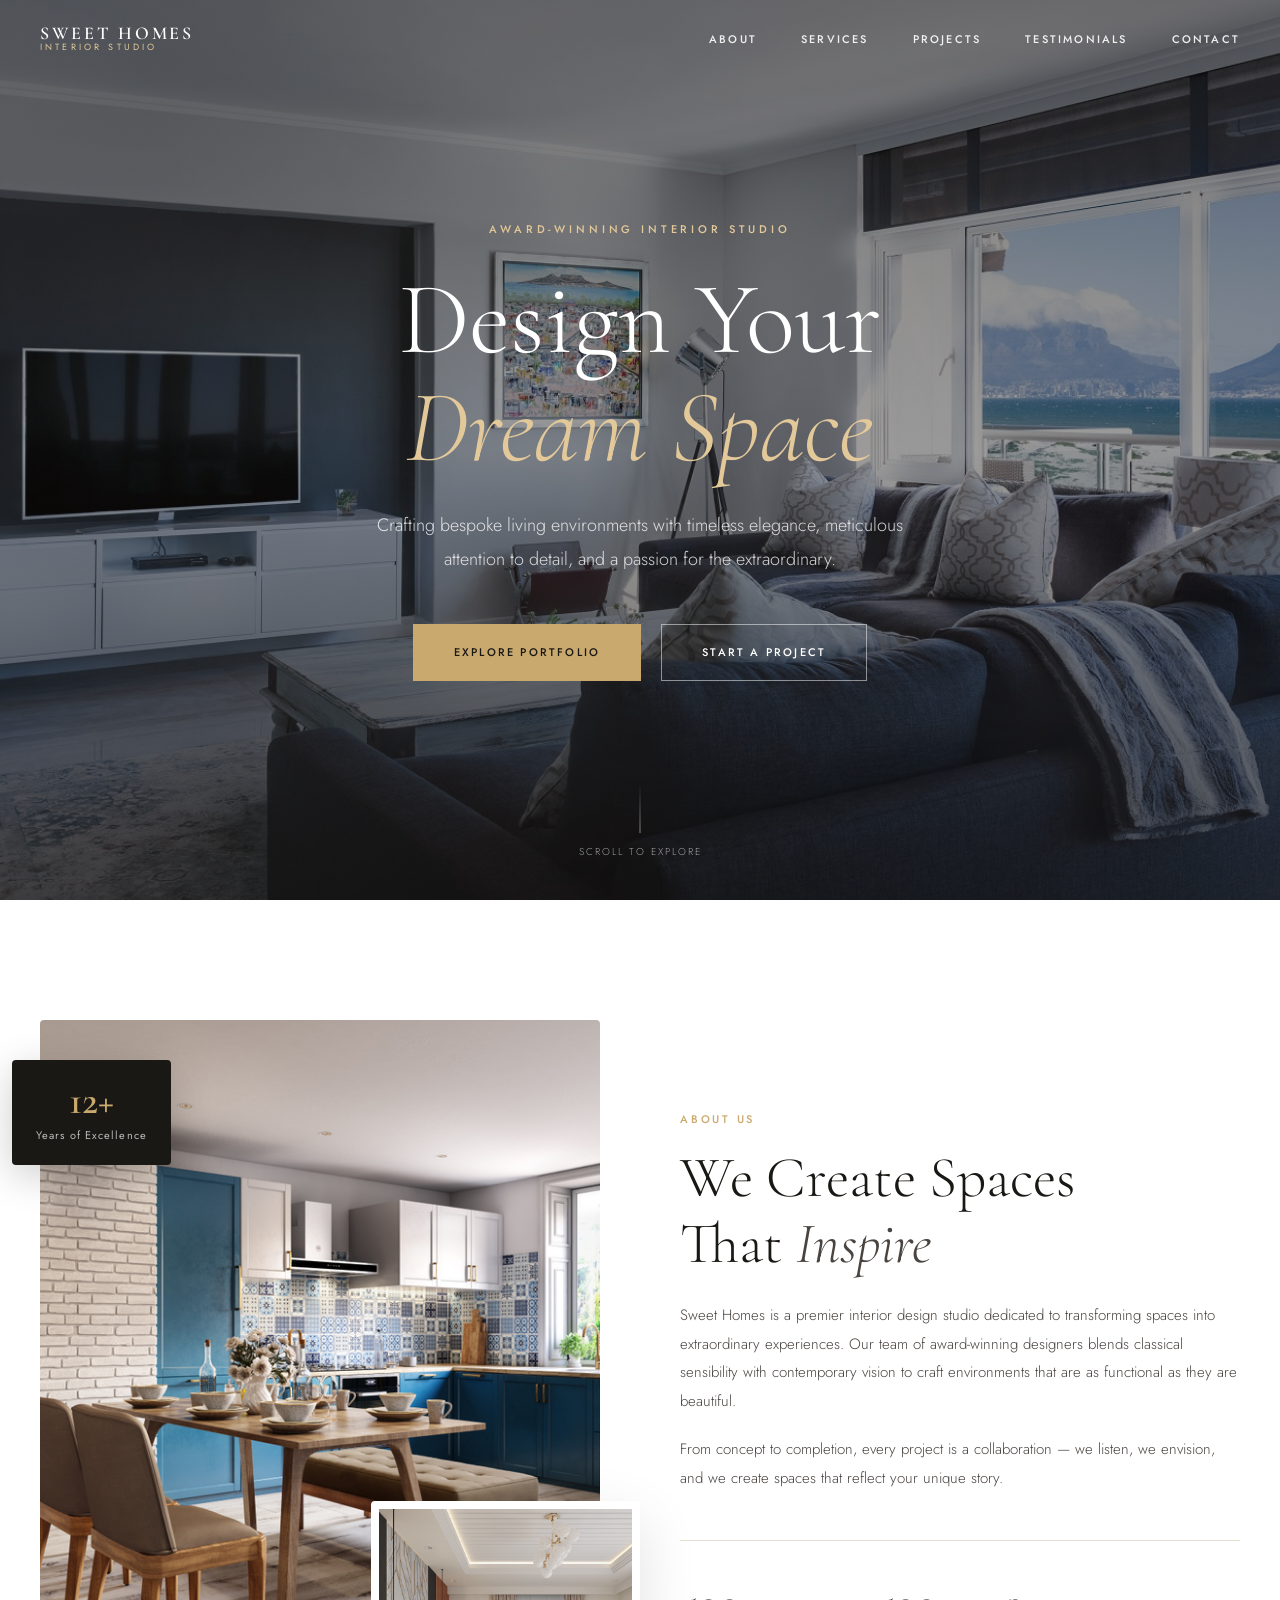
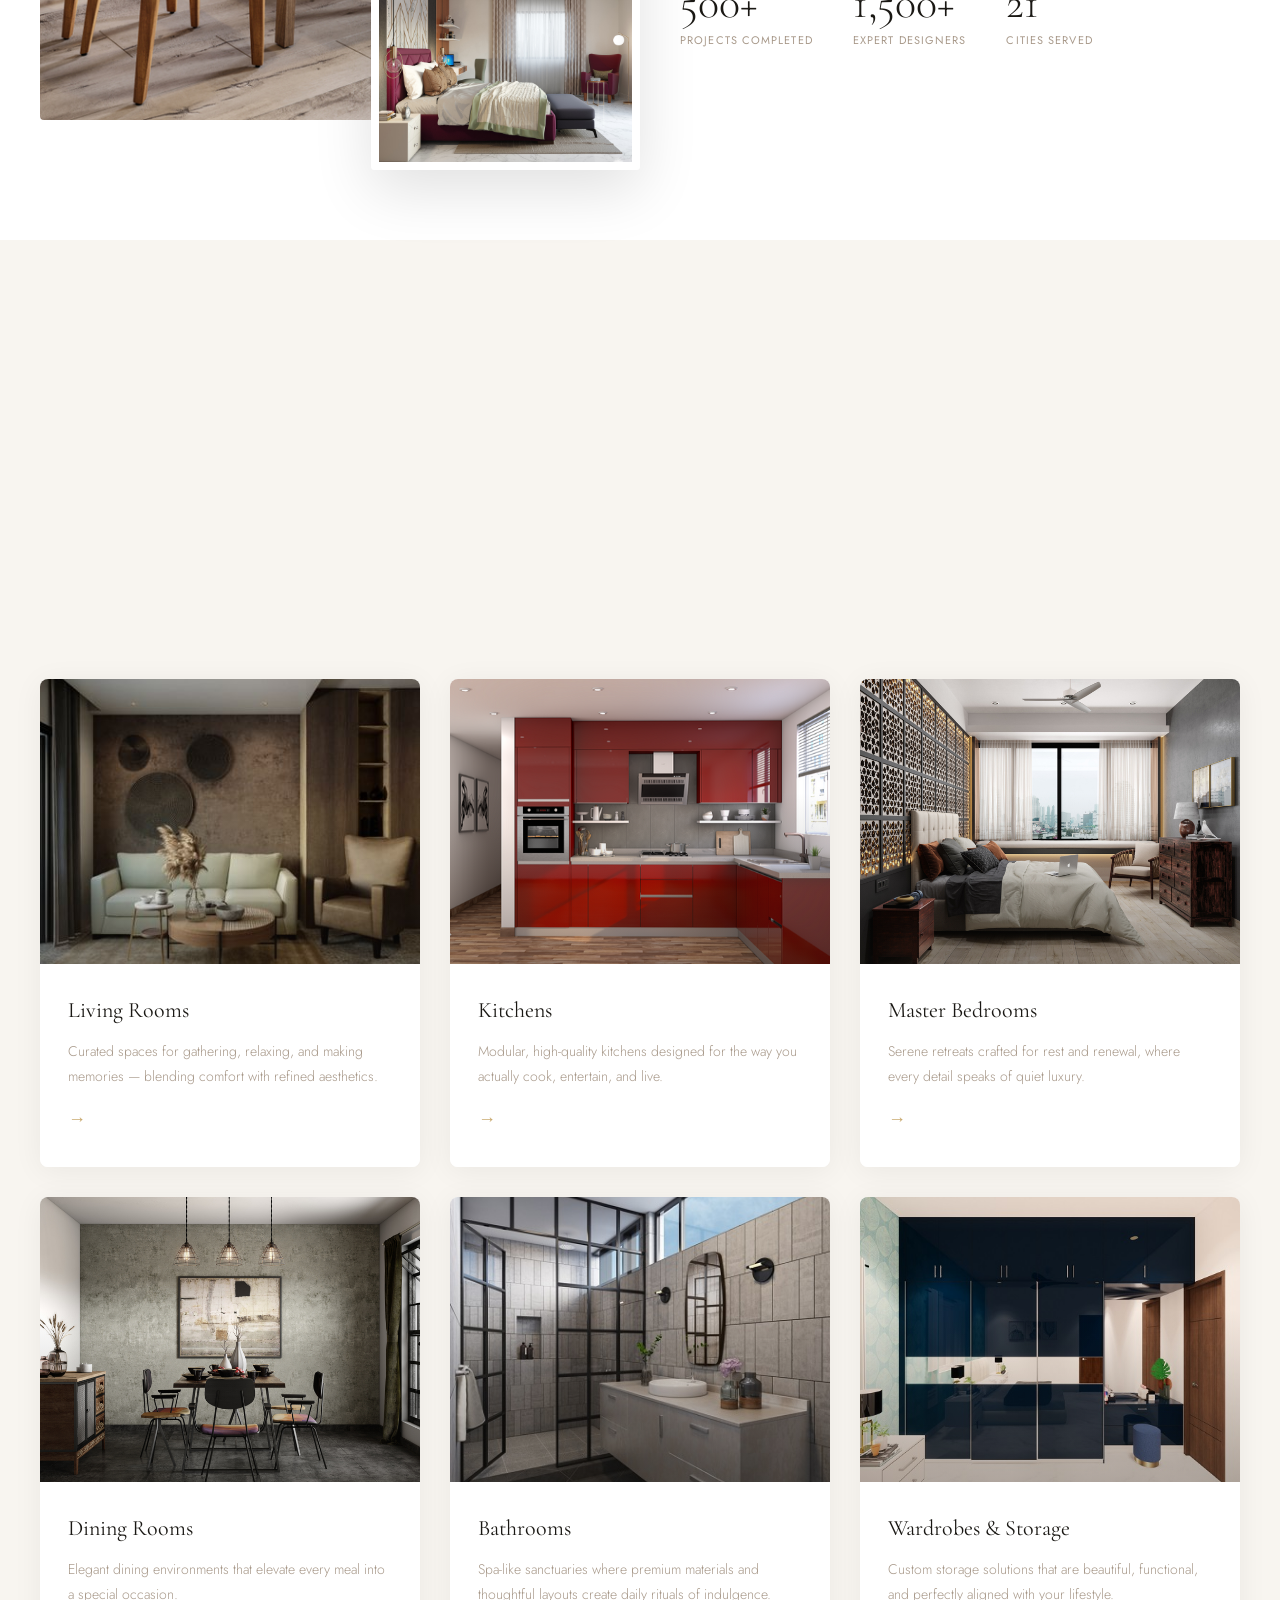
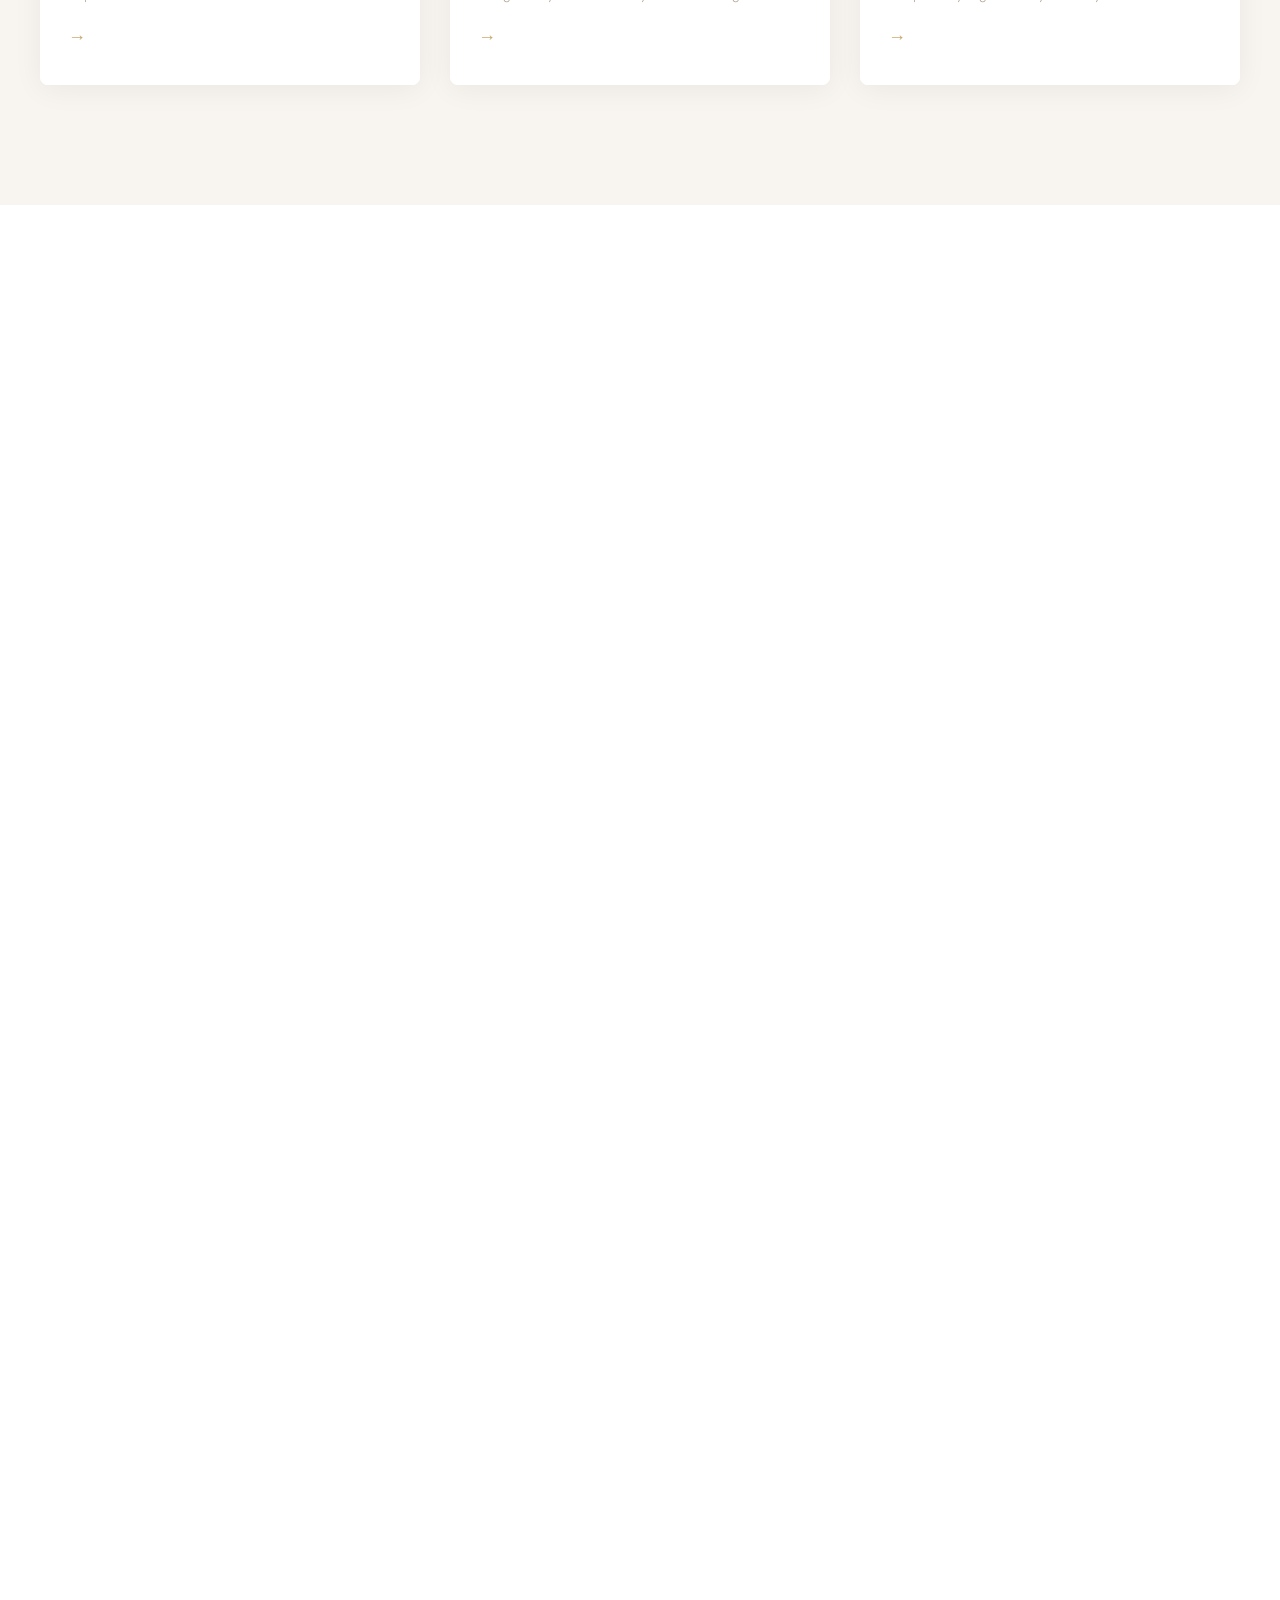
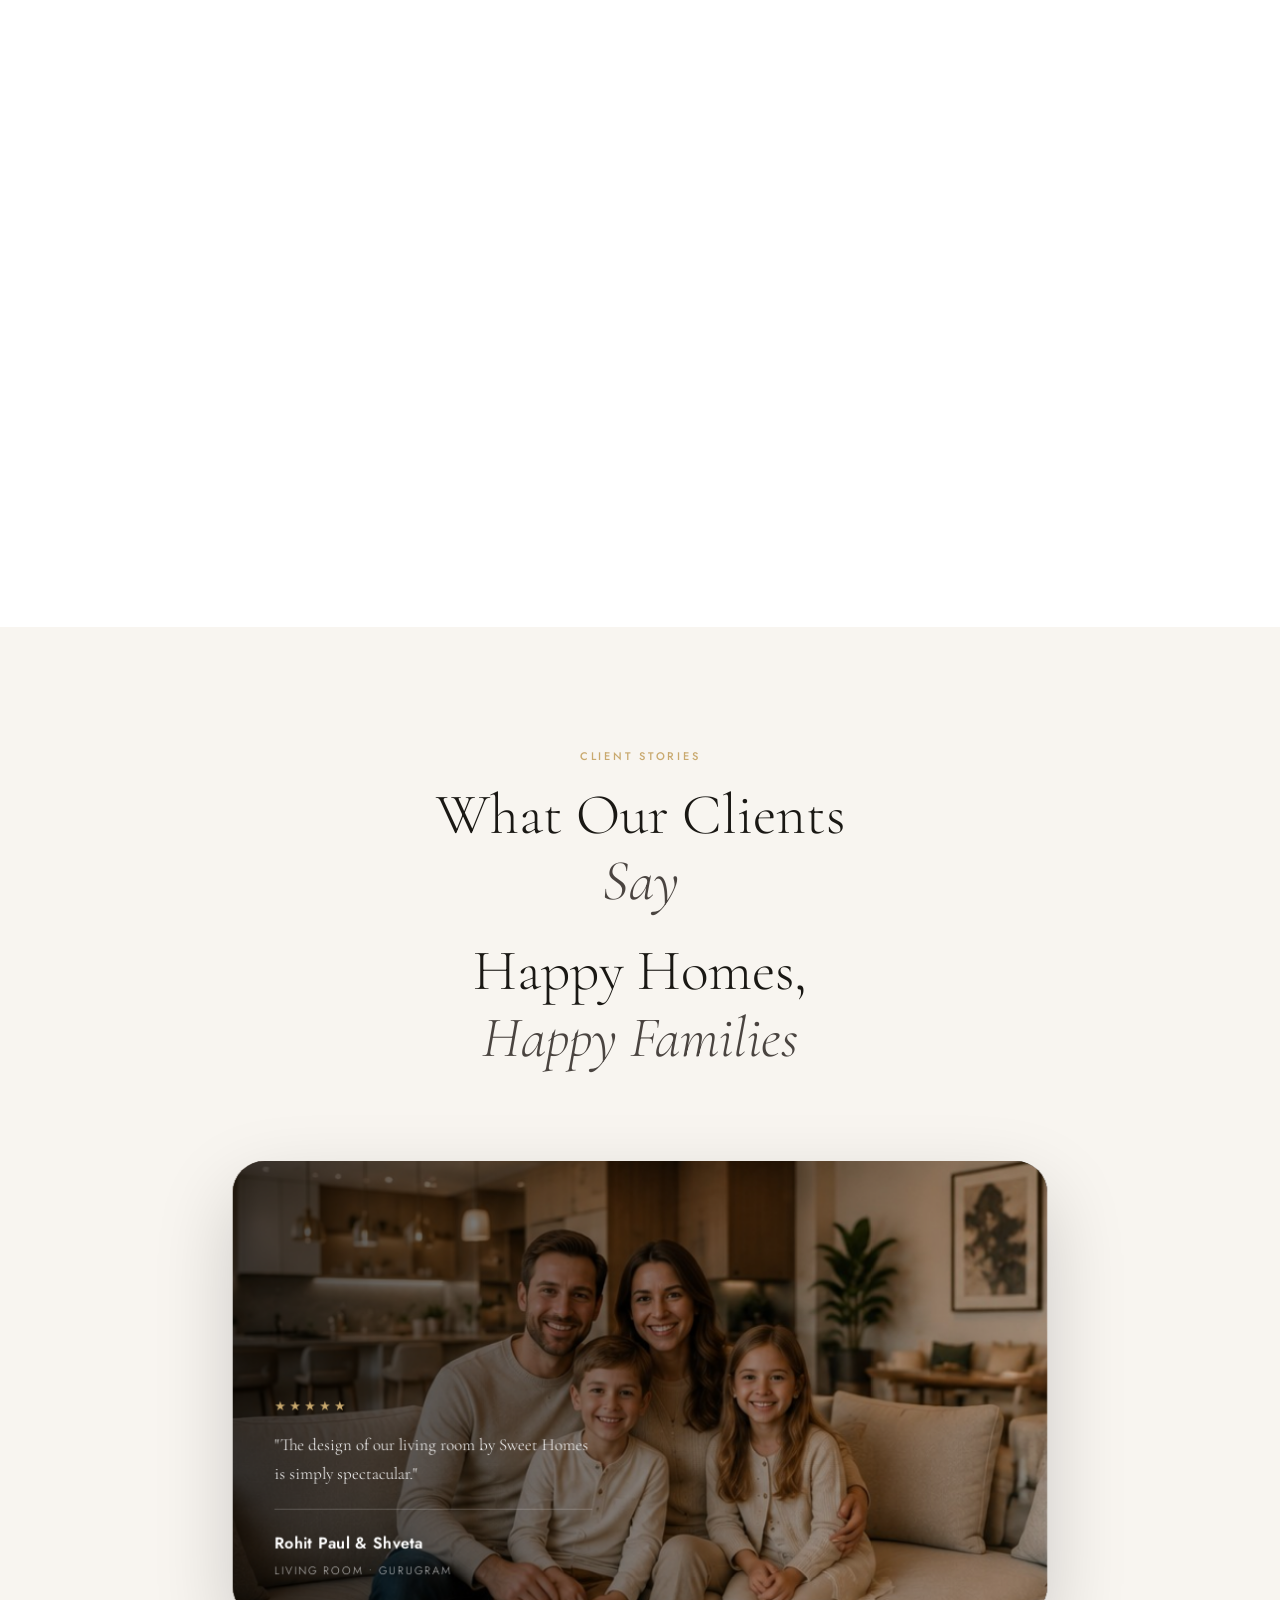
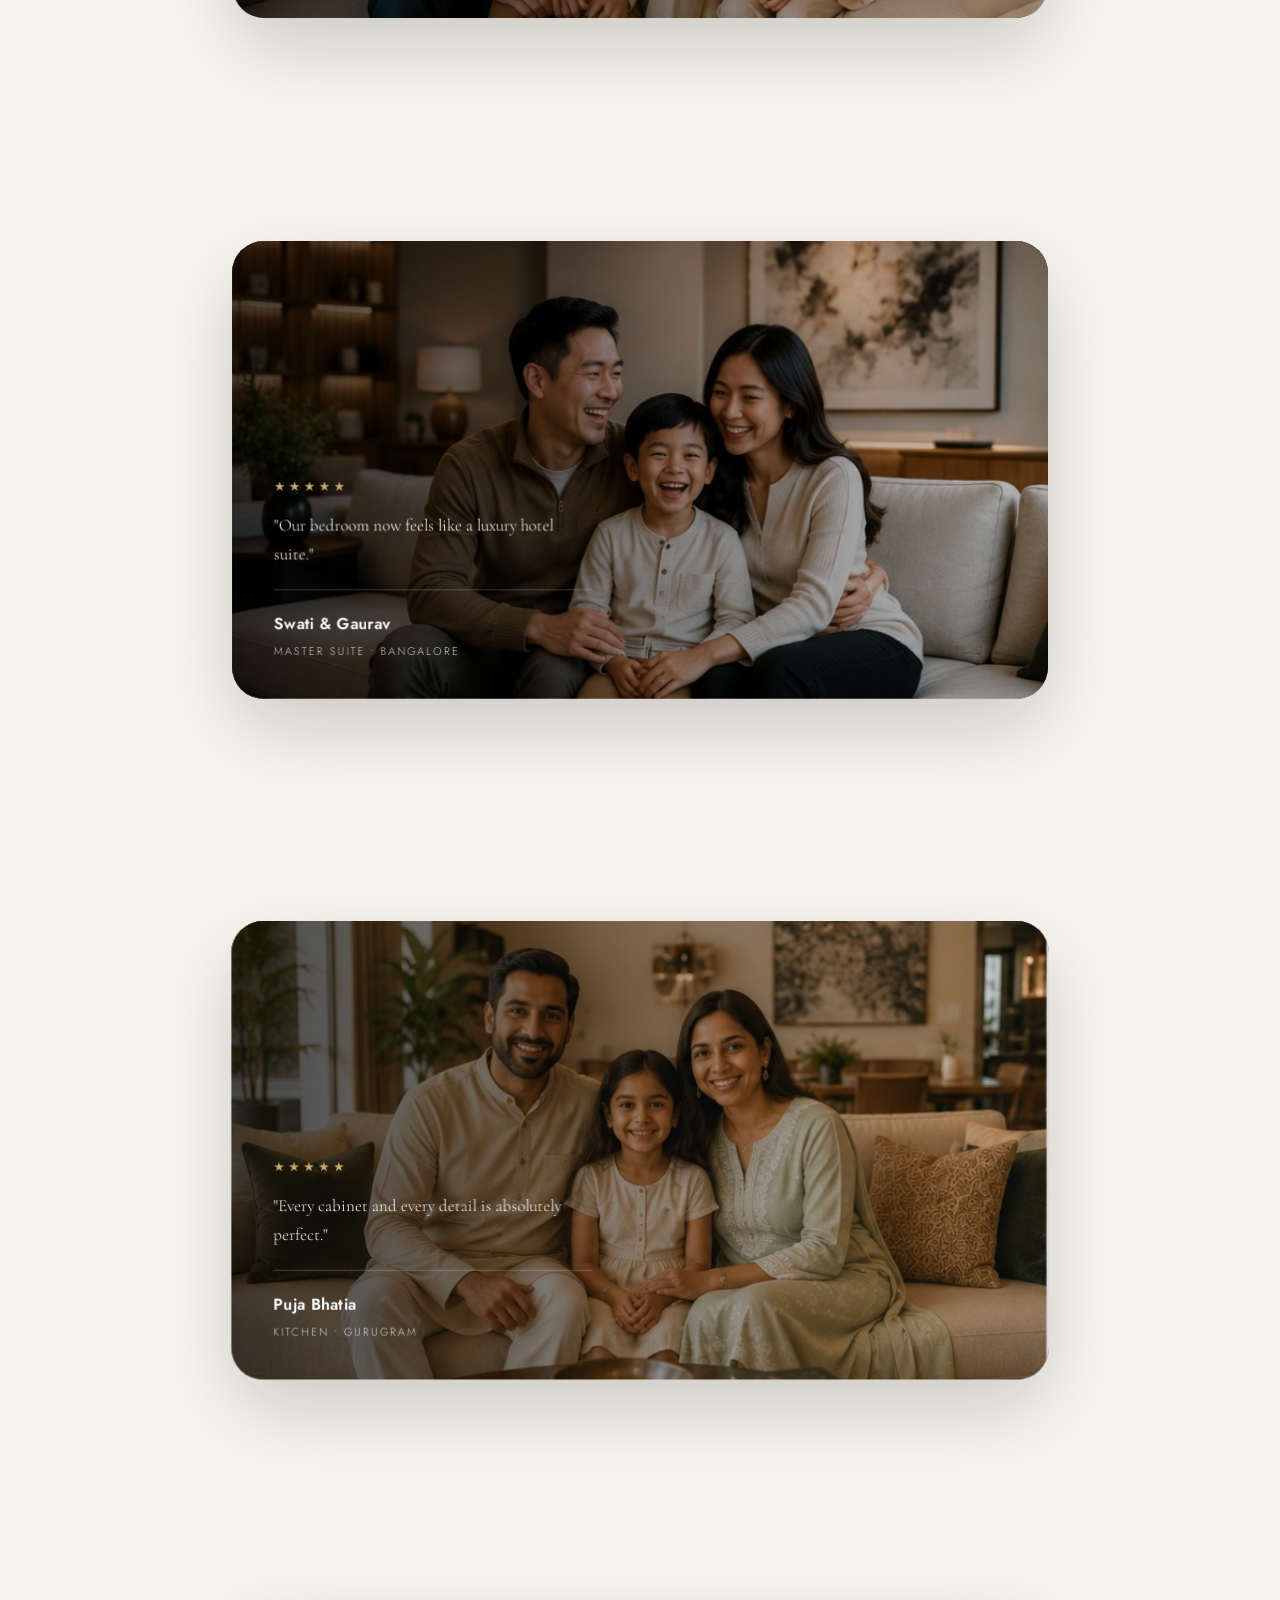
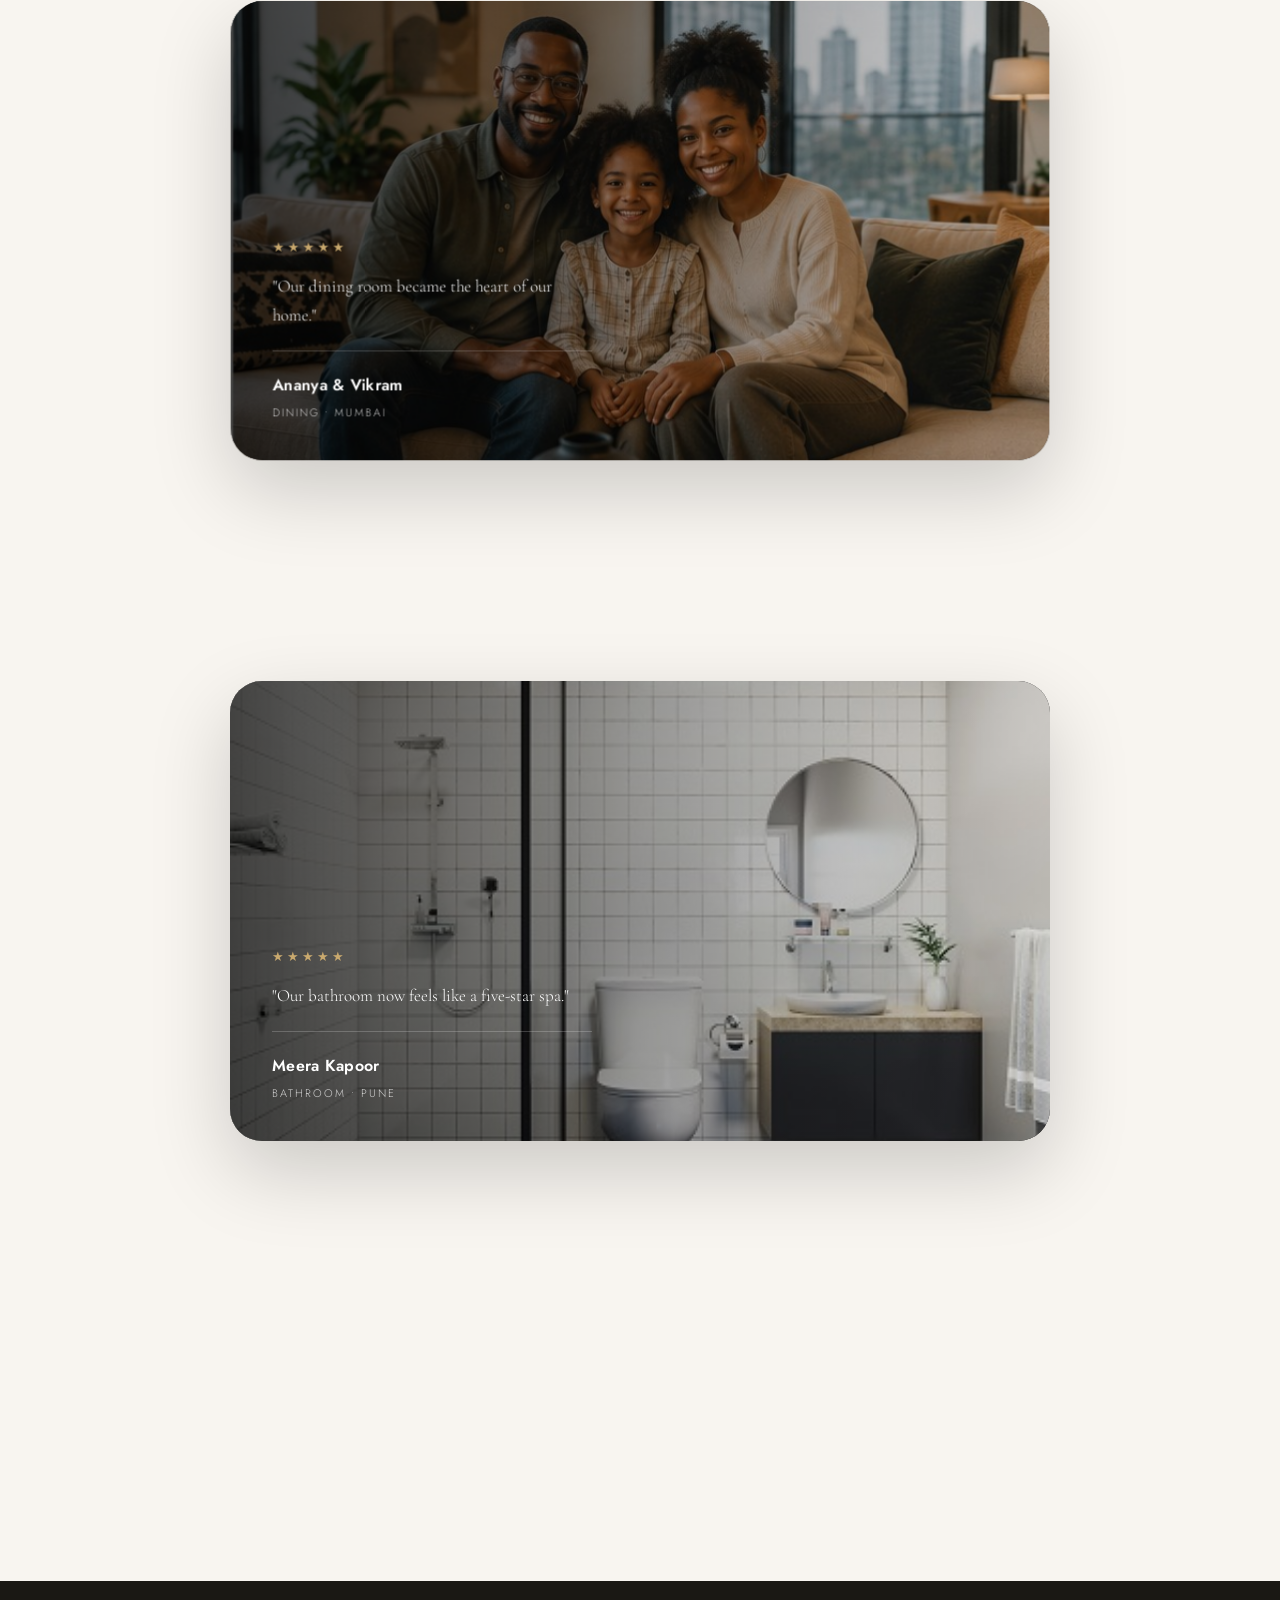
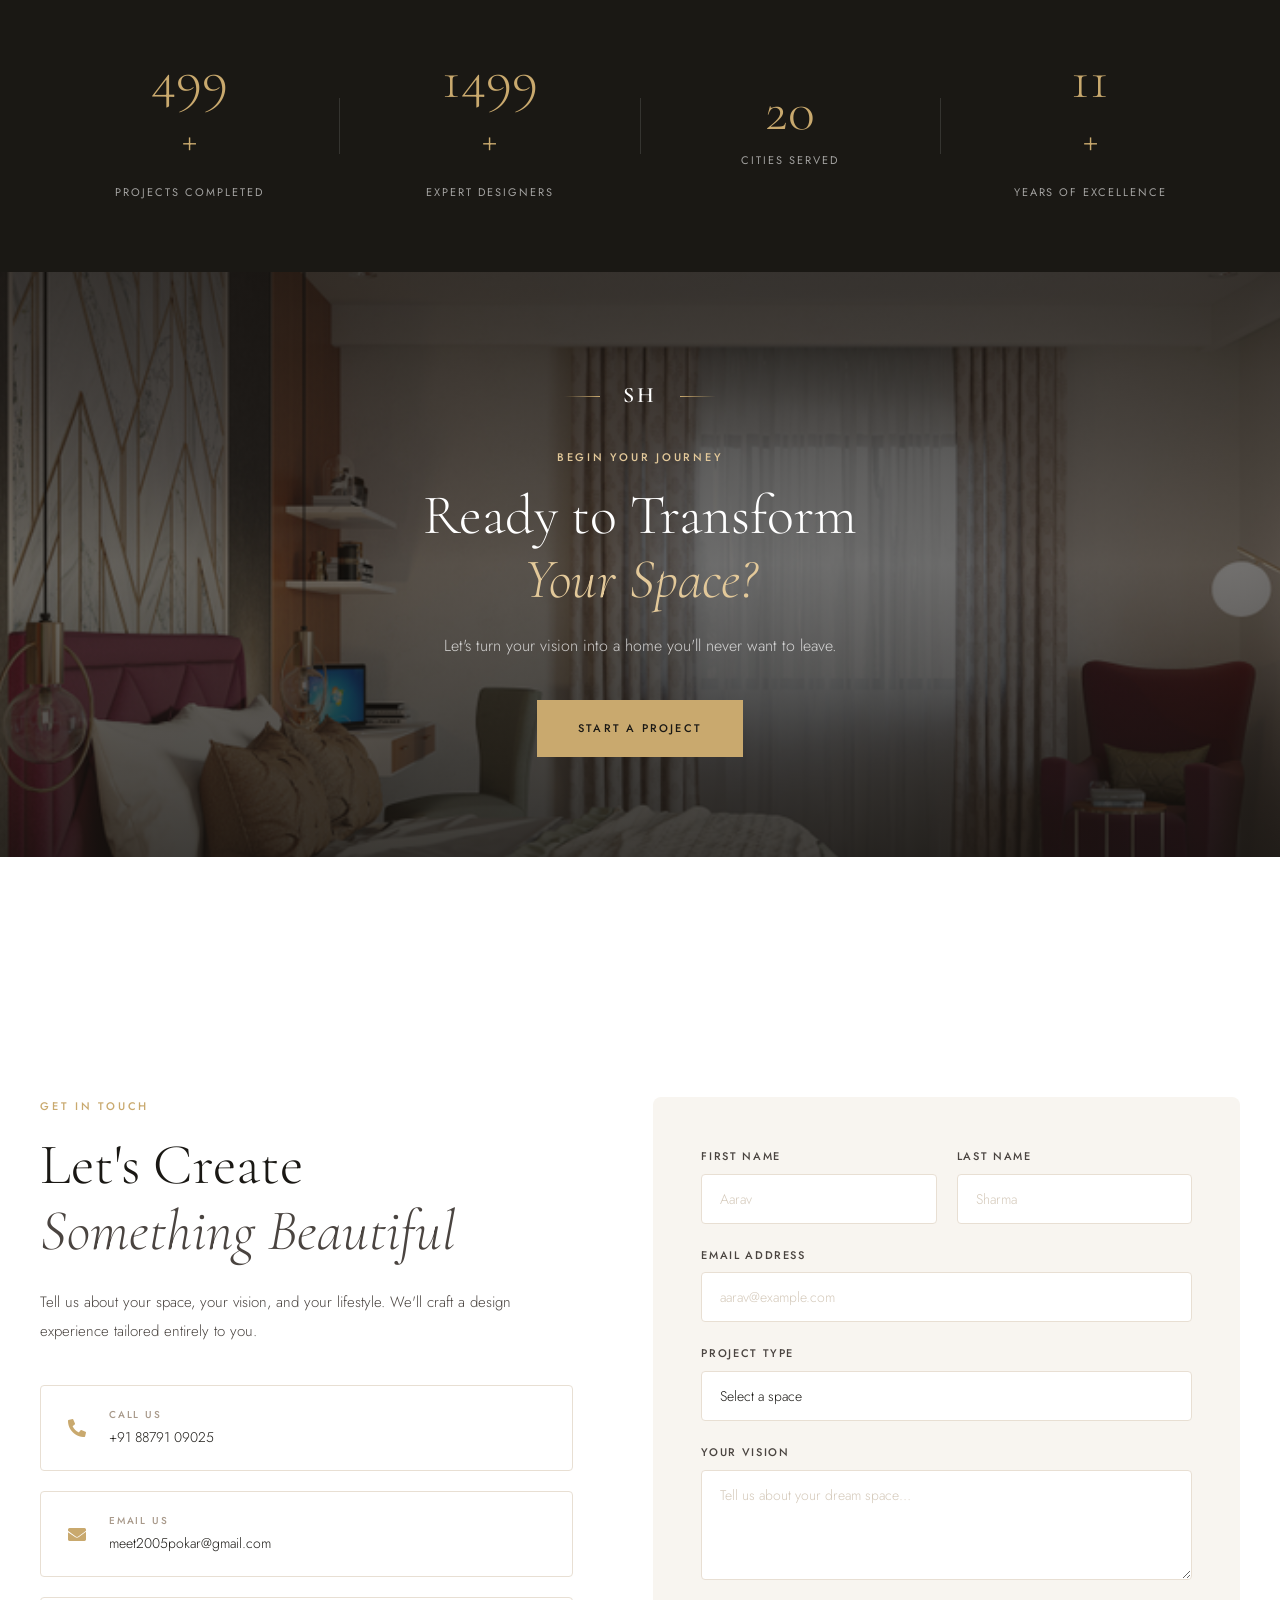
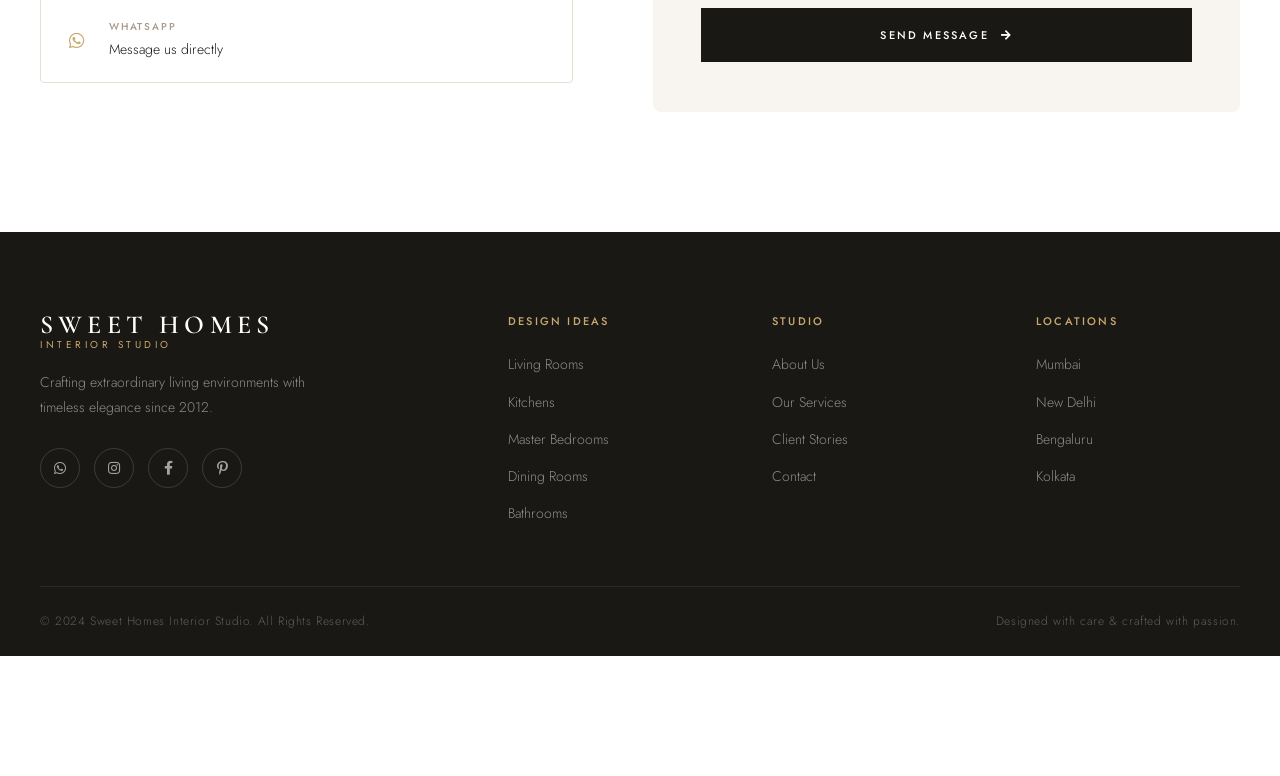
<file: interior designing/Interia-main/index.html>
<!DOCTYPE html>
<html lang="en">

<head>
    <meta charset="UTF-8">
    <meta http-equiv="X-UA-Compatible" content="IE=edge">
    <meta name="viewport" content="width=device-width, initial-scale=1.0">
    <meta name="description"
        content="Sweet Homes — Award-winning luxury interior design studio crafting bespoke residential and commercial spaces with timeless elegance.">
    <title>Sweet Homes — Luxury Interior Design Studio</title>
    <link rel="preconnect" href="https://fonts.googleapis.com">
    <link rel="preconnect" href="https://fonts.gstatic.com" crossorigin>
    <link
        href="https://fonts.googleapis.com/css2?family=Cormorant+Garamond:ital,wght@0,300;0,400;0,600;1,300;1,400&family=Jost:wght@300;400;500;600&display=swap"
        rel="stylesheet">
    <link rel="stylesheet" href="icons/css/all.css">
    <link rel="shortcut icon" href="source/favicon.ico" type="image/x-icon">
    <link rel="stylesheet" href="luxury-style.css">
</head>

<body>
    <!-- ═══════════════ PRELOADER ═══════════════ -->
    <div id="preloader">
        <div class="preloader-strip">
            <div class="strip-track">
                <img src="source/living2.jpg" alt="">
                <img src="source/kitchen2.jpg" alt="">
                <img src="source/dining-room4.jpg" alt="">
                <img src="source/master-bedroom3.jpg" alt="">
                <img src="source/bathroom3.jpg" alt="">
                <img src="source/living4.jpg" alt="">
                <img src="source/kitchen5.jpg" alt="">
                <!-- duplicated for seamless loop -->
                <img src="source/living2.jpg" alt="">
                <img src="source/kitchen2.jpg" alt="">
                <img src="source/dining-room4.jpg" alt="">
                <img src="source/master-bedroom3.jpg" alt="">
                <img src="source/bathroom3.jpg" alt="">
                <img src="source/living4.jpg" alt="">
                <img src="source/kitchen5.jpg" alt="">
            </div>
        </div>
        <div class="preloader-logo" id="preloaderLogo">
            <span class="logo-text">SWEET HOMES</span>
            <span class="logo-sub">INTERIOR STUDIO</span>
        </div>
    </div>

    <!-- ═══════════════════════════════════════ NAVIGATION ═══════════════════════════════════════ -->
    <nav id="navbar" class="navbar">
        <div class="nav-inner">
            <a href="#hero" class="nav-logo">
                <span class="logo-text">SWEET HOMES</span>
                <span class="logo-sub">INTERIOR STUDIO</span>
            </a>
            <ul class="nav-links">
                <li><a href="#about">About</a></li>
                <li><a href="#services">Services</a></li>
                <li><a href="#projects">Projects</a></li>
                <li><a href="#testimonials">Testimonials</a></li>
                <li><a href="#contact">Contact</a></li>
            </ul>
            <button class="nav-toggle" id="navToggle" aria-label="Toggle menu">
                <span></span><span></span><span></span>
            </button>
        </div>
    </nav>

    <!-- Mobile Menu -->
    <div class="mobile-menu" id="mobileMenu">
        <ul>
            <li><a href="#about" onclick="closeMobile()">About</a></li>
            <li><a href="#services" onclick="closeMobile()">Services</a></li>
            <li><a href="#projects" onclick="closeMobile()">Projects</a></li>
            <li><a href="#testimonials" onclick="closeMobile()">Testimonials</a></li>
            <li><a href="#contact" onclick="closeMobile()">Contact</a></li>
        </ul>
    </div>

    <!-- ═══════════════════════════════════════ HERO ═══════════════════════════════════════════ -->
    <section id="hero" class="hero">
        <div class="hero-bg"></div>
        <div class="hero-overlay"></div>
        <div class="hero-content">
            <p class="hero-eyebrow">Award-Winning Interior Studio</p>
            <h1 class="hero-title">Design Your<br><em>Dream Space</em></h1>
            <p class="hero-subtitle">Crafting bespoke living environments with timeless elegance, meticulous attention
                to detail, and a passion for the extraordinary.</p>
            <div class="hero-actions">
                <a href="#projects" class="btn-primary">
                    <span>Explore Portfolio</span>
                </a>
                <a href="#contact" class="btn-outline">Start a Project</a>
            </div>
        </div>
        <div class="hero-scroll-indicator">
            <span></span>
            <p>Scroll to explore</p>
        </div>
    </section>

    <!-- ═══════════════════════════════════════ ABOUT ═════════════════════════════════════════ -->
    <section id="about" class="about section-padding">
        <div class="container">
            <div class="about-grid">
                <div class="about-images">
                    <div class="about-img-main">
                        <img src="source/dining-room1.jpg" alt="Luxury dining room interior design" loading="lazy">
                    </div>
                    <div class="about-img-accent">
                        <img src="source/master-bedroom1.jpg" alt="Master bedroom interior design" loading="lazy">
                    </div>
                    <div class="about-badge">
                        <span class="badge-num">12+</span>
                        <span class="badge-text">Years of Excellence</span>
                    </div>
                </div>
                <div class="about-text">
                    <p class="section-label">About Us</p>
                    <h2 class="section-title">We Create Spaces<br>That <em>Inspire</em></h2>
                    <p class="body-text">Sweet Homes is a premier interior design studio dedicated to transforming
                        spaces
                        into extraordinary experiences. Our team of award-winning designers blends classical sensibility
                        with contemporary vision to craft environments that are as functional as they are beautiful.</p>
                    <p class="body-text">From concept to completion, every project is a collaboration — we listen, we
                        envision, and we create spaces that reflect your unique story.</p>
                    <div class="about-stats">
                        <div class="stat">
                            <span class="stat-num">500+</span>
                            <span class="stat-label">Projects Completed</span>
                        </div>
                        <div class="stat">
                            <span class="stat-num">1,500+</span>
                            <span class="stat-label">Expert Designers</span>
                        </div>
                        <div class="stat">
                            <span class="stat-num">21</span>
                            <span class="stat-label">Cities Served</span>
                        </div>
                    </div>
                </div>
            </div>
        </div>
    </section>

    <!-- ═══════════════════════════════════════ SERVICES ══════════════════════════════════════ -->
    <section id="services" class="services section-padding bg-cream">
        <div class="container">
            <div class="section-header">
                <p class="section-label">Our Expertise</p>
                <h2 class="section-title">End-to-End Design<br><em>Solutions</em></h2>
                <p class="section-desc">From concept to installation, we provide comprehensive interior design services
                    tailored to every space and lifestyle.</p>
            </div>
            <div class="services-grid">
                <div class="service-card">
                    <div class="service-img">
                        <img src="source/living1.jpg" alt="Living room interior design" loading="lazy">
                        <div class="service-overlay"></div>
                    </div>
                    <div class="service-info">
                        <h3>Living Rooms</h3>
                        <p>Curated spaces for gathering, relaxing, and making memories — blending comfort with refined
                            aesthetics.</p>
                        <span class="service-arrow">→</span>
                    </div>
                </div>
                <div class="service-card">
                    <div class="service-img">
                        <img src="source/kitchen1.jpg" alt="Kitchen interior design" loading="lazy">
                        <div class="service-overlay"></div>
                    </div>
                    <div class="service-info">
                        <h3>Kitchens</h3>
                        <p>Modular, high-quality kitchens designed for the way you actually cook, entertain, and live.
                        </p>
                        <span class="service-arrow">→</span>
                    </div>
                </div>
                <div class="service-card">
                    <div class="service-img">
                        <img src="source/master-bedroom2.jpg" alt="Master bedroom interior design" loading="lazy">
                        <div class="service-overlay"></div>
                    </div>
                    <div class="service-info">
                        <h3>Master Bedrooms</h3>
                        <p>Serene retreats crafted for rest and renewal, where every detail speaks of quiet luxury.</p>
                        <span class="service-arrow">→</span>
                    </div>
                </div>
                <div class="service-card">
                    <div class="service-img">
                        <img src="source/dining-room3.jpg" alt="Dining room interior design" loading="lazy">
                        <div class="service-overlay"></div>
                    </div>
                    <div class="service-info">
                        <h3>Dining Rooms</h3>
                        <p>Elegant dining environments that elevate every meal into a special occasion.</p>
                        <span class="service-arrow">→</span>
                    </div>
                </div>
                <div class="service-card">
                    <div class="service-img">
                        <img src="source/bathroom1.jpg" alt="Bathroom interior design" loading="lazy">
                        <div class="service-overlay"></div>
                    </div>
                    <div class="service-info">
                        <h3>Bathrooms</h3>
                        <p>Spa-like sanctuaries where premium materials and thoughtful layouts create daily rituals of
                            indulgence.</p>
                        <span class="service-arrow">→</span>
                    </div>
                </div>
                <div class="service-card">
                    <div class="service-img">
                        <img src="source/wardrobe1.jpg" alt="Wardrobe interior design" loading="lazy">
                        <div class="service-overlay"></div>
                    </div>
                    <div class="service-info">
                        <h3>Wardrobes & Storage</h3>
                        <p>Custom storage solutions that are beautiful, functional, and perfectly aligned with your
                            lifestyle.</p>
                        <span class="service-arrow">→</span>
                    </div>
                </div>
            </div>
        </div>
    </section>

    <!-- ═══════════════════════════════════════ PROJECTS ══════════════════════════════════════ -->
    <section id="projects" class="projects section-padding">
        <div class="container">
            <div class="section-header">
                <p class="section-label">Portfolio</p>
                <h2 class="section-title">Our <em>Projects</em></h2>
                <p class="section-desc">A curated selection of spaces we have transformed — each a story of craft,
                    vision, and collaboration.</p>
            </div>

            <!-- Filter Tabs -->
            <div class="filter-tabs" id="filterTabs">
                <button class="filter-btn active" data-filter="all">All</button>
                <button class="filter-btn" data-filter="living">Living Rooms</button>
                <button class="filter-btn" data-filter="kitchen">Kitchen</button>
                <button class="filter-btn" data-filter="bedroom">Bedroom</button>
                <button class="filter-btn" data-filter="dining">Dining</button>
                <button class="filter-btn" data-filter="bathroom">Bathroom</button>
            </div>

            <!-- Masonry Gallery -->
            <div class="masonry-gallery" id="masonryGallery">

                <div class="masonry-item" data-category="living">
                    <div class="masonry-inner">
                        <img src="source/living2.jpg" alt="Modern living room" loading="lazy">
                        <div class="masonry-caption">
                            <span class="caption-tag">Living Room</span>
                            <h4>Modern Minimal Living</h4>
                            <p>3 BHK, Mumbai</p>
                        </div>
                    </div>
                </div>

                <div class="masonry-item" data-category="kitchen">
                    <div class="masonry-inner">
                        <img src="source/kitchen2.jpg" alt="Luxury modular kitchen" loading="lazy">
                        <div class="masonry-caption">
                            <span class="caption-tag">Kitchen</span>
                            <h4>Chef's Modular Kitchen</h4>
                            <p>Villa, Bengaluru</p>
                        </div>
                    </div>
                </div>

                <div class="masonry-item" data-category="dining">
                    <div class="masonry-inner">
                        <img src="source/dining-room4.jpg" alt="Elegant dining room" loading="lazy">
                        <div class="masonry-caption">
                            <span class="caption-tag">Dining</span>
                            <h4>Refined Dining Alcove</h4>
                            <p>Penthouse, Delhi</p>
                        </div>
                    </div>
                </div>

                <div class="masonry-item" data-category="bedroom">
                    <div class="masonry-inner">
                        <img src="source/master-bedroom3.jpg" alt="Master bedroom suite" loading="lazy">
                        <div class="masonry-caption">
                            <span class="caption-tag">Bedroom</span>
                            <h4>Serene Master Suite</h4>
                            <p>4 BHK, Gurugram</p>
                        </div>
                    </div>
                </div>

                <div class="masonry-item" data-category="bathroom">
                    <div class="masonry-inner">
                        <img src="source/bathroom3.jpg" alt="Spa-style bathroom" loading="lazy">
                        <div class="masonry-caption">
                            <span class="caption-tag">Bathroom</span>
                            <h4>Spa Sanctuary</h4>
                            <p>Luxury Apartment, Pune</p>
                        </div>
                    </div>
                </div>

                <div class="masonry-item" data-category="living">
                    <div class="masonry-inner">
                        <img src="source/living4.jpg" alt="Contemporary living area" loading="lazy">
                        <div class="masonry-caption">
                            <span class="caption-tag">Living Room</span>
                            <h4>Contemporary Open Plan</h4>
                            <p>2 BHK, Hyderabad</p>
                        </div>
                    </div>
                </div>

                <div class="masonry-item" data-category="kitchen">
                    <div class="masonry-inner">
                        <img src="source/kitchen5.jpg" alt="White kitchen design" loading="lazy">
                        <div class="masonry-caption">
                            <span class="caption-tag">Kitchen</span>
                            <h4>All-White Culinary Space</h4>
                            <p>3 BHK, Chennai</p>
                        </div>
                    </div>
                </div>

                <div class="masonry-item" data-category="dining">
                    <div class="masonry-inner">
                        <img src="source/dining-room6.jpg" alt="Dining room with chandelier" loading="lazy">
                        <div class="masonry-caption">
                            <span class="caption-tag">Dining</span>
                            <h4>Grand Dining Room</h4>
                            <p>Bungalow, Kolkata</p>
                        </div>
                    </div>
                </div>

                <div class="masonry-item" data-category="bedroom">
                    <div class="masonry-inner">
                        <img src="source/master-bedroom5.jpg" alt="Luxury bedroom with walk-in" loading="lazy">
                        <div class="masonry-caption">
                            <span class="caption-tag">Bedroom</span>
                            <h4>Ivory & Gold Retreat</h4>
                            <p>5 BHK, Ahmedabad</p>
                        </div>
                    </div>
                </div>

                <div class="masonry-item" data-category="bathroom">
                    <div class="masonry-inner">
                        <img src="source/bathroom6.jpg" alt="Marble bathroom" loading="lazy">
                        <div class="masonry-caption">
                            <span class="caption-tag">Bathroom</span>
                            <h4>Marble & Matte Black</h4>
                            <p>Villa, Jaipur</p>
                        </div>
                    </div>
                </div>

                <div class="masonry-item" data-category="living">
                    <div class="masonry-inner">
                        <img src="source/living6.jpg" alt="Cozy living room" loading="lazy">
                        <div class="masonry-caption">
                            <span class="caption-tag">Living Room</span>
                            <h4>Warm Minimalist Haven</h4>
                            <p>2 BHK, Noida</p>
                        </div>
                    </div>
                </div>

                <div class="masonry-item" data-category="kitchen">
                    <div class="masonry-inner">
                        <img src="source/kitchen7.jpg" alt="Dark kitchen design" loading="lazy">
                        <div class="masonry-caption">
                            <span class="caption-tag">Kitchen</span>
                            <h4>Matte Dark Kitchen</h4>
                            <p>Penthouse, Mumbai</p>
                        </div>
                    </div>
                </div>

            </div>
        </div>
    </section>

    <!-- ═══════════════════════════════════════ TESTIMONIALS ══════════════════════════════════ -->
    <section id="testimonials" class="testimonials section-padding bg-cream">
        <div class="container">
            <div class="section-header">
                <p class="section-label">Client Stories</p>
                <h2 class="section-title">What Our Clients<br><em>Say</em></h2>
                <h2 class="section-title">Happy Homes,<br><em>Happy Families</em></h2>
            </div>
        </div>

        <div class="stack-testimonials">

            <div class="stack-card">
                <img src="source/living8.jpg" alt="">
                <div class="stack-overlay"></div>

                <div class="stack-content">
                    <div class="stars">★★★★★</div>

                    <blockquote>
                        "The design of our living room by Sweet Homes is simply spectacular."
                    </blockquote>

                    <div class="testimonial-author">
                        <strong>Rohit Paul & Shveta</strong>
                        <span>Living Room • Gurugram</span>
                    </div>
                </div>
            </div>

            <div class="stack-card">
                <img src="source/master-bedroom7.jpg" alt="">
                <div class="stack-overlay"></div>

                <div class="stack-content">
                    <div class="stars">★★★★★</div>

                    <blockquote>
                        "Our bedroom now feels like a luxury hotel suite."
                    </blockquote>

                    <div class="testimonial-author">
                        <strong>Swati & Gaurav</strong>
                        <span>Master Suite • Bangalore</span>
                    </div>
                </div>
            </div>

            <div class="stack-card">
                <img src="source/kitchen3.jpg" alt="">
                <div class="stack-overlay"></div>

                <div class="stack-content">
                    <div class="stars">★★★★★</div>

                    <blockquote>
                        "Every cabinet and every detail is absolutely perfect."
                    </blockquote>

                    <div class="testimonial-author">
                        <strong>Puja Bhatia</strong>
                        <span>Kitchen • Gurugram</span>
                    </div>
                </div>
            </div>

            <div class="stack-card">
                <img src="source/dining-room5.jpg" alt="">
                <div class="stack-overlay"></div>

                <div class="stack-content">
                    <div class="stars">★★★★★</div>

                    <blockquote>
                        "Our dining room became the heart of our home."
                    </blockquote>

                    <div class="testimonial-author">
                        <strong>Ananya & Vikram</strong>
                        <span>Dining • Mumbai</span>
                    </div>
                </div>
            </div>

            <div class="stack-card">
                <img src="source/bathroom9.jpg" alt="">
                <div class="stack-overlay"></div>

                <div class="stack-content">
                    <div class="stars">★★★★★</div>

                    <blockquote>
                        "Our bathroom now feels like a five-star spa."
                    </blockquote>

                    <div class="testimonial-author">
                        <strong>Meera Kapoor</strong>
                        <span>Bathroom • Pune</span>
                    </div>
                </div>
            </div>
        </div>
    </section>

    <!-- ═══════════════════════════════════════ STATS STRIP ═══════════════════════════════ -->
    <section class="stats-strip">
        <div class="container">
            <div class="stats-strip-grid">
                <div class="stat-item">
                    <span class="stat-strip-num" data-count="500">0</span><span class="stat-plus">+</span>
                    <span class="stat-strip-label">Projects Completed</span>
                </div>
                <div class="stat-divider"></div>
                <div class="stat-item">
                    <span class="stat-strip-num" data-count="1500">0</span><span class="stat-plus">+</span>
                    <span class="stat-strip-label">Expert Designers</span>
                </div>
                <div class="stat-divider"></div>
                <div class="stat-item">
                    <span class="stat-strip-num" data-count="21">0</span>
                    <span class="stat-strip-label">Cities Served</span>
                </div>
                <div class="stat-divider"></div>
                <div class="stat-item">
                    <span class="stat-strip-num" data-count="12">0</span><span class="stat-plus">+</span>
                    <span class="stat-strip-label">Years of Excellence</span>
                </div>
            </div>
        </div>
    </section>

    <!-- ═══════════════════════════════════════ CTA BANNER ════════════════════════════════ -->
    <section class="cta-banner">
        <div class="cta-bg"></div>
        <div class="cta-overlay"></div>
        <div class="cta-content">
            <div class="cta-logo">
                <span class="cta-logo-line"></span>
                <span class="cta-logo-text">SH</span>
                <span class="cta-logo-line"></span>
            </div>
            <p class="section-label cta-label">Begin Your Journey</p>
            <h2 class="cta-title">Ready to Transform<br><em>Your Space?</em></h2>
            <p class="cta-desc">Let's turn your vision into a home you'll never want to leave.</p>
            <a href="#contact" class="btn-primary cta-btn"><span>Start a Project</span></a>
        </div>
    </section>

    <!-- ═══════════════════════════════════════ CONTACT ════════════════════════════════════ -->
    <section id="contact" class="contact section-padding">


        <!-- ═══════════════════════════════════════ CONTACT ════════════════════════════════════ -->
        <section id="contact" class="contact section-padding">
            <div class="container">
                <div class="contact-grid">
                    <div class="contact-info">
                        <p class="section-label">Get In Touch</p>
                        <h2 class="section-title">Let's Create<br><em>Something Beautiful</em></h2>
                        <p class="body-text">Tell us about your space, your vision, and your lifestyle. We'll craft a
                            design
                            experience tailored entirely to you.</p>
                        <div class="contact-details">
                            <a href="tel:8879109025" class="contact-item">
                                <i class="fas fa-phone-alt"></i>
                                <div>
                                    <span class="ci-label">Call Us</span>
                                    <span class="ci-value">+91 88791 09025</span>
                                </div>
                            </a>
                            <a href="mailto:meet2005pokar@gmail.com" class="contact-item">
                                <i class="fas fa-envelope"></i>
                                <div>
                                    <span class="ci-label">Email Us</span>
                                    <span class="ci-value">meet2005pokar@gmail.com</span>
                                </div>
                            </a>
                            <a href="https://api.whatsapp.com/send/?phone=+918879109025&text=Hi! I am interested in interior design services."
                                target="_blank" class="contact-item">
                                <i class="fab fa-whatsapp"></i>
                                <div>
                                    <span class="ci-label">WhatsApp</span>
                                    <span class="ci-value">Message us directly</span>
                                </div>
                            </a>
                        </div>
                    </div>
                    <div class="contact-form-wrap">
                        <form class="contact-form" id="contactForm" method="POST">
                            <div class="form-row">
                                <div class="form-group">
                                    <label for="firstName">First Name</label>
                                    <input type="text" id="firstName" name="firstName" placeholder="Aarav" required>
                                </div>
                                <div class="form-group">
                                    <label for="lastName">Last Name</label>
                                    <input type="text" id="lastName" name="lastName" placeholder="Sharma" required>
                                </div>
                            </div>
                            <div class="form-group">
                                <label for="emailInput">Email Address</label>
                                <input type="email" id="emailInput" name="email" placeholder="aarav@example.com"
                                    required>
                            </div>
                            <div class="form-group">
                                <label for="projectType">Project Type</label>
                                <select id="projectType" name="projectType">
                                    <option value="" disabled selected>Select a space</option>
                                    <option value="full-home">Full Home Interior</option>
                                    <option value="living-room">Living Room</option>
                                    <option value="kitchen">Kitchen</option>
                                    <option value="bedroom">Bedroom</option>
                                    <option value="bathroom">Bathroom</option>
                                    <option value="other">Other</option>
                                </select>
                            </div>
                            <div class="form-group">
                                <label for="messageInput">Your Vision</label>
                                <textarea id="messageInput" name="message" rows="4"
                                    placeholder="Tell us about your dream space…"></textarea>
                            </div>
                            <button type="submit" class="btn-submit" id="submitBtn">
                                <span>Send Message</span>
                                <i class="fas fa-arrow-right"></i>
                            </button>
                        </form>
                    </div>
                </div>
            </div>
        </section>

        <!-- ═══════════════════════════════════════ FOOTER ══════════════════════════════════════ -->
        <footer class="footer">
            <div class="container">
                <div class="footer-grid">
                    <div class="footer-brand">
                        <div class="footer-logo">
                            <span class="logo-text">SWEET HOMES</span>
                            <span class="logo-sub">INTERIOR STUDIO</span>
                        </div>
                        <p>Crafting extraordinary living environments with timeless elegance since 2012.</p>
                        <div class="social-links">
                            <a href="https://api.whatsapp.com/send/?phone=+918879109025&text=Hey There!" target="_blank"
                                aria-label="WhatsApp"><i class="fab fa-whatsapp"></i></a>
                            <a href="https://www.instagram.com/meetpatel_2801/" target="_blank"
                                aria-label="Instagram"><i class="fab fa-instagram"></i></a>
                            <a href="https://www.facebook.com/profile.php?id=100061907891820" target="_blank"
                                aria-label="Facebook"><i class="fab fa-facebook-f"></i></a>
                            <a href="https://www.pinterest.com/" target="_blank" aria-label="Pinterest"><i
                                    class="fab fa-pinterest-p"></i></a>
                        </div>
                    </div>
                    <div class="footer-col">
                        <h4>Design Ideas</h4>
                        <ul>
                            <li><a href="#projects">Living Rooms</a></li>
                            <li><a href="#projects">Kitchens</a></li>
                            <li><a href="#projects">Master Bedrooms</a></li>
                            <li><a href="#projects">Dining Rooms</a></li>
                            <li><a href="#projects">Bathrooms</a></li>
                        </ul>
                    </div>
                    <div class="footer-col">
                        <h4>Studio</h4>
                        <ul>
                            <li><a href="#about">About Us</a></li>
                            <li><a href="#services">Our Services</a></li>
                            <li><a href="#testimonials">Client Stories</a></li>
                            <li><a href="#contact">Contact</a></li>
                        </ul>
                    </div>
                    <div class="footer-col">
                        <h4>Locations</h4>
                        <ul>
                            <li><a href="https://www.google.com/maps/place/Mumbai" target="_blank">Mumbai</a></li>
                            <li><a href="https://www.google.com/maps/place/New+Delhi" target="_blank">New Delhi</a></li>
                            <li><a href="https://www.google.com/maps/place/Bengaluru" target="_blank">Bengaluru</a></li>
                            <li><a href="https://www.google.com/maps/place/Kolkata" target="_blank">Kolkata</a></li>
                        </ul>
                    </div>
                </div>
                <div class="footer-bottom">
                    <p>© 2024 Sweet Homes Interior Studio. All Rights Reserved.</p>
                    <p>Designed with care &amp; crafted with passion.</p>
                </div>
            </div>
        </footer>

        <!-- Scroll to top -->
        <button class="scroll-top" id="scrollTop" onclick="window.scrollTo({top:0,behavior:'smooth'})"
            aria-label="Scroll to top">
            <i class="fas fa-arrow-up"></i>
        </button>

        <script src="luxury-code.js"></script>
</body>
</file>
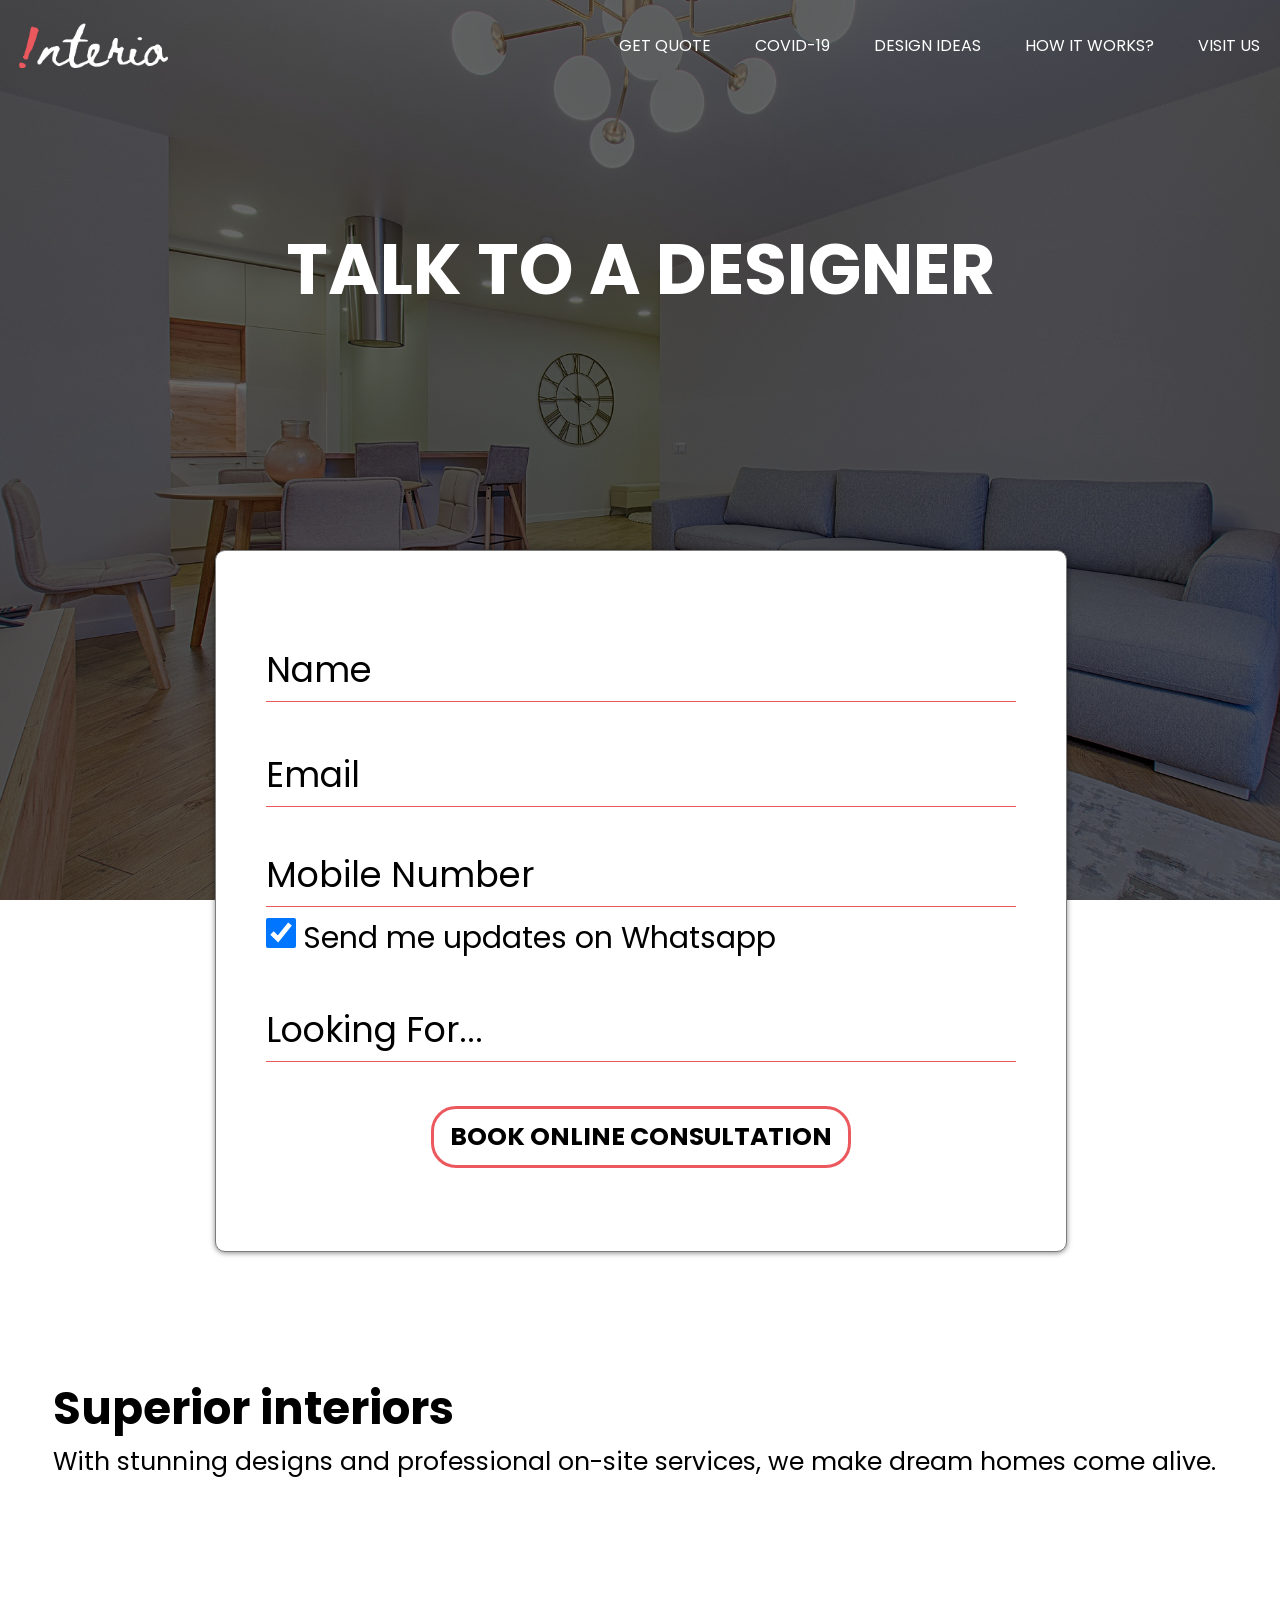
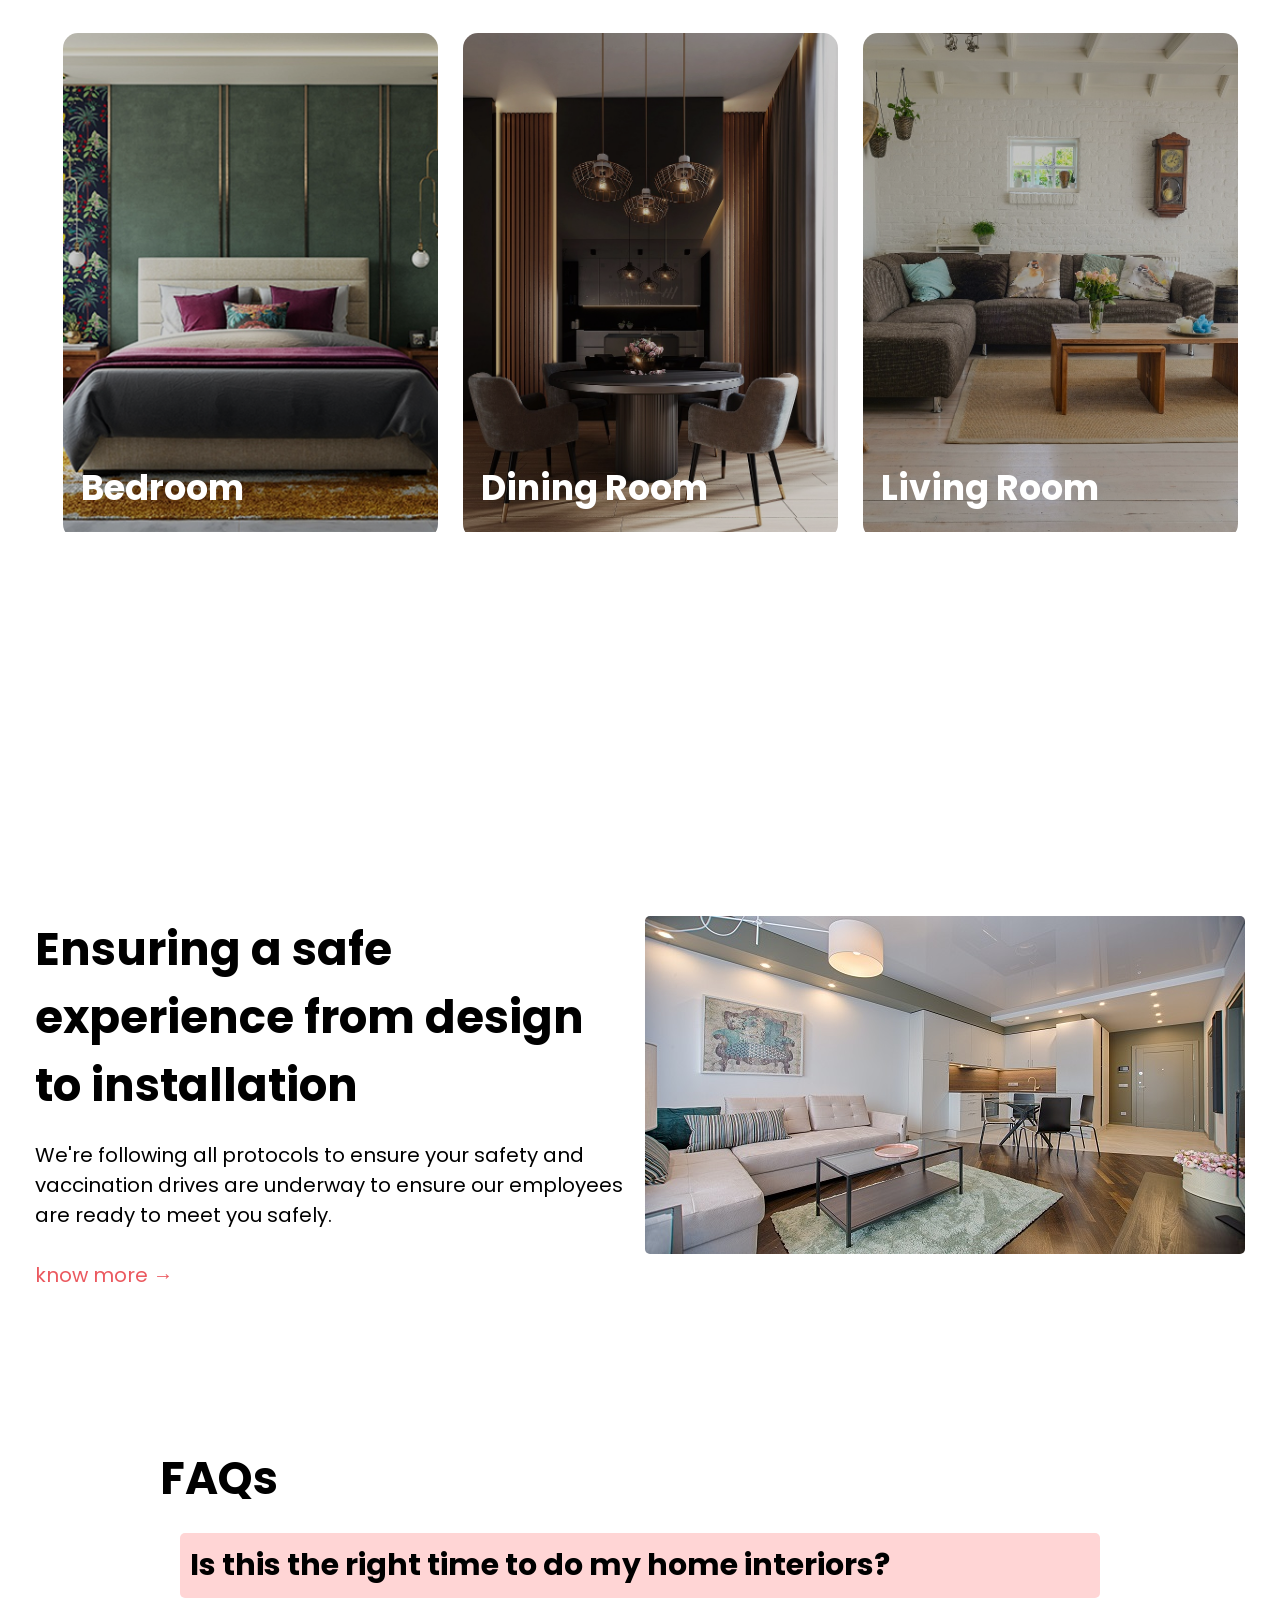
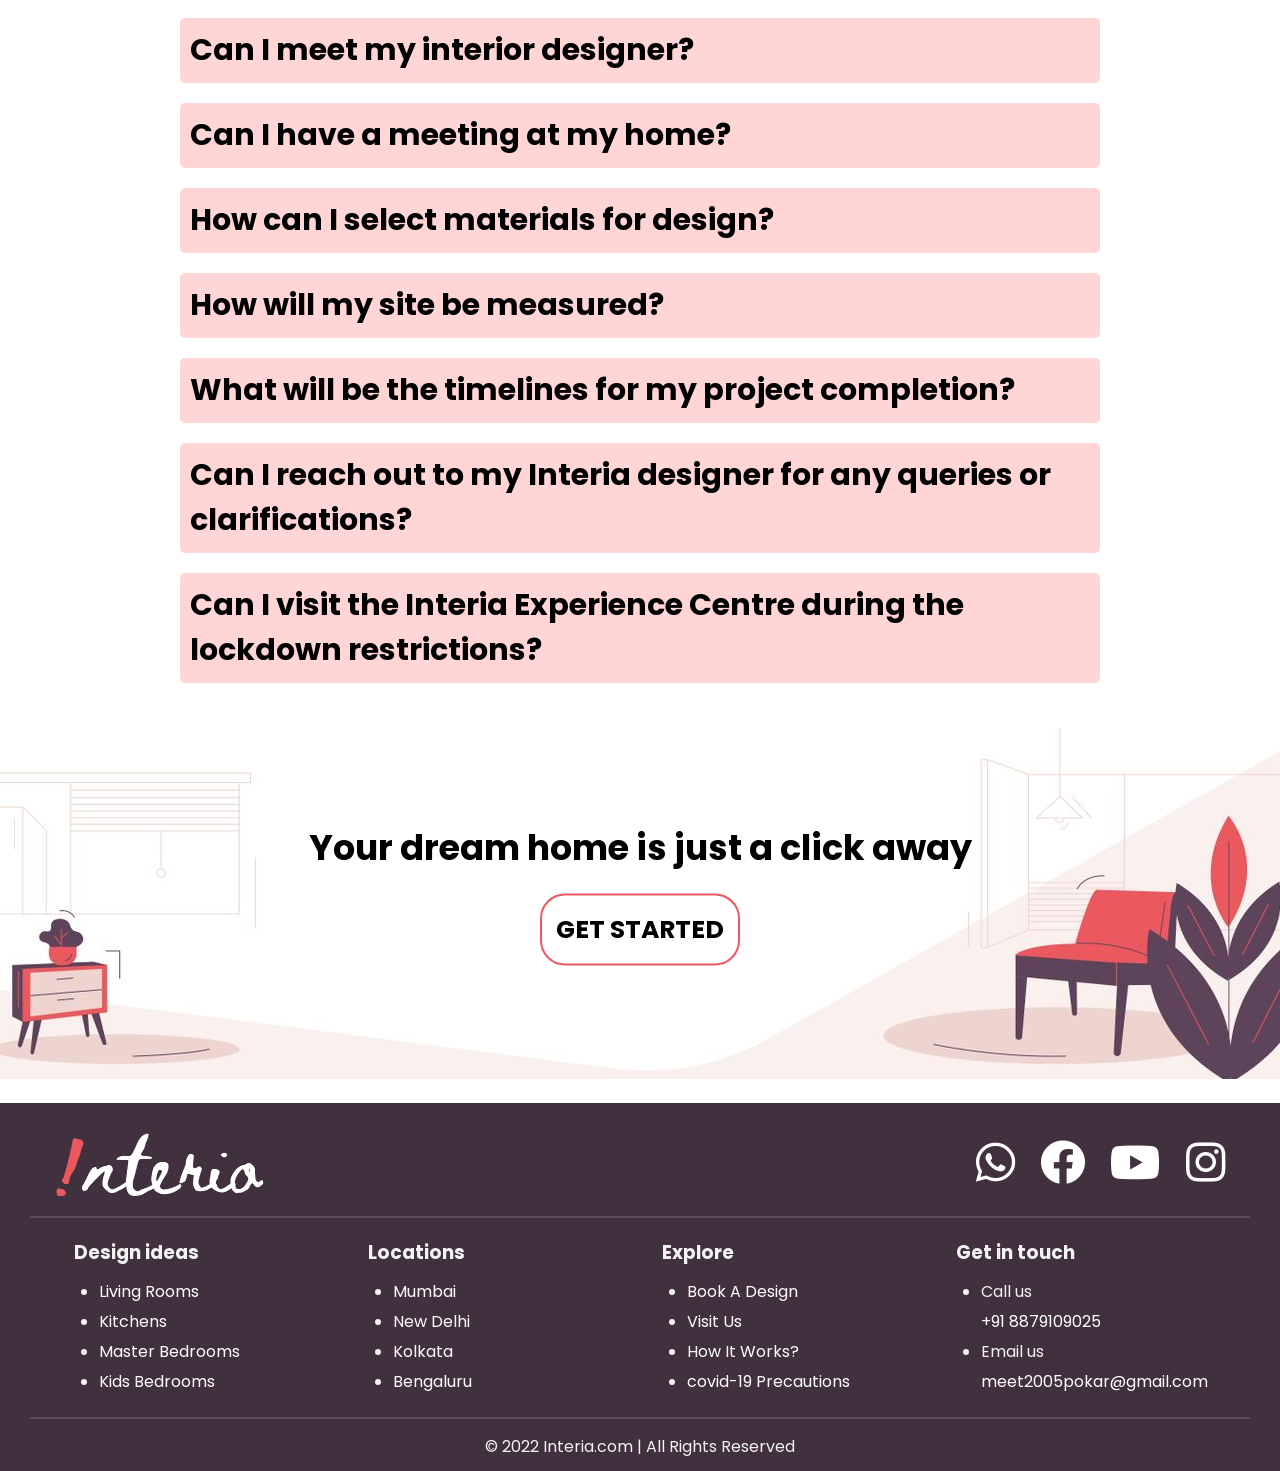
<file: interior designing/Interia-main/book.html>
<!DOCTYPE html>
<html lang="en">
<head>
    <meta charset="UTF-8">
    <meta http-equiv="X-UA-Compatible" content="IE=edge">
    <meta name="viewport" content="width=device-width, initial-scale=1.0">
    <meta name="viewport" content="width=device-width, initial-scale=1">
    <title>Interia: Best Interior Design Solutions for your Home | Get Free Quotes</title>
    <link rel="stylesheet" href="icons/css/all.css">
    <link rel="stylesheet" href="common-style.css">
    <link rel="stylesheet" href="book-style.css">
    <link rel="shortcut icon" href="source/favicon.ico" type="image/x-icon">
</head>
<body>
    <script src="book-code.js"></script>
    <script src="code.js"></script>

    <div class="banner">
        <div class="navbar">
            <img onclick="btn('index.html');" src="source/logo.png" class="logo">
            <ul>
                <li><a href="#">Get Quote</a></li>
                <li><a  href="corona.html">covid-19</a></li>
                <li><a href="design.html">Design ideas</a></li>
                <li><a href="how.html">How It Works?</a></li>
                <li><a href="visit.html">Visit Us</a></li>
            </ul>
        </div>

        <div class="content">
            <h1>TALK TO A DESIGNER</h1>
        </div>
    </div>

    <div class="up" onclick="totop();">
        <i class="fas fa-arrow-up"></i>
    </div>
    
    <div class="m1">
        <div class="d1">
            <div class="final">
                <div class="form" id="frm">
                    <form action="form.php" method="GET">
                        <input class="inp" id="nam" type="text" name="name" autocomplete="off" required>
                        <label class="lab" id="lab_nam" for="name">
                        <span class="spn" id="content-name">Name</span></label>
                        
                        <input class="inp" id="email" type="text" name="email" autocomplete="off" required>
                        <label class="lab" id="lab_email" for="email">
                        <span class="spn" id="content-email">Email</span></label>
                        
                        <input class="inp" id="num" type="text" name="num" min="5" max="10" autocomplete="off" required>
                        <label class="lab" id="lab_num" for="num">
                        <span class="spn" id="content-num">Mobile Number</span></label>
                        
                        <div>
                            <input type="checkbox" id="whatsapp" checked>
                            <label id="lab_chk" for="whatsapp">Send me updates on Whatsapp</label>
                        </div>
            
                        <input class="inp" id="prop" type="text" name="prop" autocomplete="off" required>
                        <label class="lab" id="lab_prop" for="prop">
                        <span class="spn" id="content-prop">Looking For...</span></label>
                    </form>
                        <button onclick="frmsbm();" id="sub-btn">BOOK ONLINE CONSULTATION</button>
                </div>
                <div>
                    <h2 id="subm">Your details are submitted. <br> Our staff will contact you soon.</h2>
                </div>
            </div>
        </div>
    </div>

    <div class="m2">
        <div class="t2">
            <h1>Superior interiors</h1>
            <p>With stunning designs and professional on-site services, we make dream homes come alive.</p>
        </div>
        <div class="d2">
            <div onclick="btn('show.html?topic=master-bedroom');">
                <img src="source/book-m2-1.jpg">
                <h3>Bedroom</h3>
            </div>
            <div onclick="btn('show.html?topic=dining-room');">
                <img src="source/book-m2-2.jpg">
                <h3>Dining Room</h3>
            </div>
            <div onclick="btn('show.html?topic=living-room');">
                <img src="source/book-m2-3.jpg">
                <h3>Living Room</h3>
            </div>
        </div>
    </div>

    <div class="m3">
        <div class="d3">
            <div>
                <h1>Ensuring a safe experience from design to installation</h1>
                <p>We're following all protocols to ensure your safety and vaccination drives are underway to ensure our employees are ready to meet you safely.</p>
                <a href="corona.html"><p class="rd">know more →</p></a>
            </div>
            <div>
                <img src="source/safe.jpg">
            </div>
        </div>
    </div>

    <div class="m4">
        <div class="t4">
            <h1>FAQs</h1>
        </div>
        <div class="d4">
            <div onclick="showorhide('p1');">
                <h4>Is this the right time to do my home interiors?</h4>
                <p id="p1" style="display:none;"><span><br>Yes, it is. From meetings at our Experience Centres to installing your home interiors at the site, we have a strict no-contact safety policy. From temperature checks to fumigation, all is taken care of. So don't worry about kick-starting your dream project.</span>
                <span><br>Since the process of co-creating a design typically takes 4-6 weeks, you can get started with online consultation. Our designers can assist you online via video calls. You can also schedule an appointment and meet us at our Experience Centre.</span></p>
            </div>
            <div onclick="showorhide('p2');">
                <h4>Can I meet my interior designer?</h4>
                <p id="p2" style="display:none;"><br>Yes, certainly. Keeping safety in mind, we have enabled 2 different ways of interactions:<br>1. Online consultation<br>2. Contactless and safe design meets at our Experience Centres<br>Please note: If your site or the place of meeting falls under Red or Containment Zone, we can only assign a designer for online consultation, and we won"t be in a position to facilitate face-to-face meetings.</p>
            </div>
            <div onclick="showorhide('p3');">
                <h4>Can I have a meeting at my home?</h4>
                <p id="p3" style="display:none;"><br>We would recommend meetings at our Experience Centre which is completely safe for your visit. We are taking every step to make it a safe environment. However, you can always opt for online consultation and we will be happy to discuss your project in detail.</p>
            </div>
            <div onclick="showorhide('p4');">
                <h4>How can I select materials for design?</h4>
                <p id="p4" style="display:none;"><br>While we can share images of the materials and finishes during the design phase online, you will have to visit our Experience Centre to finalise them. We can assure you that our centres are safe and we are adhering to every protocol. Please note - We can only facilitate your visit from green and orange zones. We will not be able to attend to visitors who do not adhere to safety protocols.</p>
            </div>
            <div onclick="showorhide('p5');">
                <h4>How will my site be measured?</h4>
                <p id="p5" style="display:none;"><br>You can share the floor plan of your home with our designers, that should help us to start your project. If in case you don’t have the floor plan, we will assign our representative for a site visit. Be assured, our representatives will follow all the protocol for their and your safety.</p>
            </div>
            <div onclick="showorhide('p6');">
                <h4>What will be the timelines for my project completion?</h4>
                <p id="p6" style="display:none;"><br>We will keep you updated on the timelines based on the discussion with the designers. The lockdown left us with no choice but to hold handover of all projects. Since the relaxation, things are slowly getting to normal. We are doing everything we can to cover up on the lost time and to deliver your home interiors in the safest way possible.</p>
            </div>
            <div onclick="showorhide('p7');">
                <h4>Can I reach out to my Interia designer for any queries or clarifications?</h4>
                <p id="p7" style="display:none;"><br>Yes, definitely. You can get in touch with your designers via video calls or messages, as per your convenience. We are always there to assist you.</p>
            </div>
            <div onclick="showorhide('p8');">
                <h4>Can I visit the Interia Experience Centre during the lockdown restrictions?</h4>
                <p id="p8" style="display:none;"><span><br>Yes, certainly. We have opened our Experience Centres in Delhi, Gurugram, Bangalore and Hyderabad and are functioning as per the directives from the government. We are taking all the necessary precautions.</span>
                <span><br>With temperature checks, use of alcohol-based hand rubs, and contactless meetings, there's nothing you need to be worried about.</span></p>
            </div>
        </div>
    </div>

    <div class="m-last">
        <div class="last">
            <div>
                <h1>Your dream home is just a click away</h1>
                <button onclick="btn('#');">GET STARTED</button>
            </div>
        </div>
    </div>

    <footer>
        <div class="ftr-m">
            <div class="ftr-t">
                <img src="source/logo.png">
                <ul>
                    <li><a target="_blank" href="https://api.whatsapp.com/send/?phone=+918879109025&text=Hey There! I am interested in interior designs on website. Can I know more on this?"><i class="fab fa-whatsapp"></i></a></li>
                    <li><a target="_blank" href="https://www.facebook.com/profile.php?id=100061907891820"><i class="fab fa-facebook"></i></a></li>
                    <li><a target="_blank" href="https://www.youtube.com/"><i class="fab fa-youtube"></i></a></li>
                    <li><a target="_blank" href="https://www.instagram.com/meetpatel_2801/"><i class="fab fa-instagram"></i></i></a></li>
                </ul>
            </div>
            <div class="ftr-d">
                <div>
                    <h3>Design ideas</h3>
                    <ul>
                        <li><a href="show.html?topic=living-room">Living Rooms</a></li>
                        <li><a href="show.html?topic=kitchen">Kitchens</a></li>
                        <li><a href="show.html?topic=master-bedroom">Master Bedrooms</a></li>
                        <li><a href="show.html?topic=kids-bedroom">Kids Bedrooms</a></li>
                    </ul>
                </div>
                <div>
                    <h3>Locations</h3>
                    <ul>
                        <li><a href="https://www.google.com/maps/place/Mumbai" target="_blank">Mumbai</a></li>
                        <li><a href="https://www.google.com/maps/place/New+Delhi" target="_blank">New Delhi</a></li>
                        <li><a href="https://www.google.com/maps/place/Kolkata" target="_blank">Kolkata</a></li>
                        <li><a href="https://www.google.com/maps/place/Bengaluru" target="_blank">Bengaluru</a></li>
                    </ul>
                </div><div>
                    <h3>Explore</h3>
                    <ul>
                        <li><a href="book.html">Book A Design</a></li>
                        <li><a href="visit.html">Visit Us</a></li>
                        <li><a href="how.html">How It Works?</a></li>
                        <li><a href="corona.html">covid-19 Precautions</a></li>
                    </ul>
                </div><div>
                    <h3>Get in touch</h3>
                    <ul>
                        <li>Call us</li>
                        <a href="tel:8879109025">+91 8879109025</a>
                        <li>Email us</li>
                        <a href="mailto:meet2005pokar@gmail.com">meet2005pokar@gmail.com</a>
                    </ul>
                </div>
            </div>
            <div class="ftr-b">
                <h2>Designed By Meet</h2>
                <p>© 2022 Interia.com | All Rights Reserved</p>
            </div>
        </div>
    </footer>

</body>
</html>
</file>
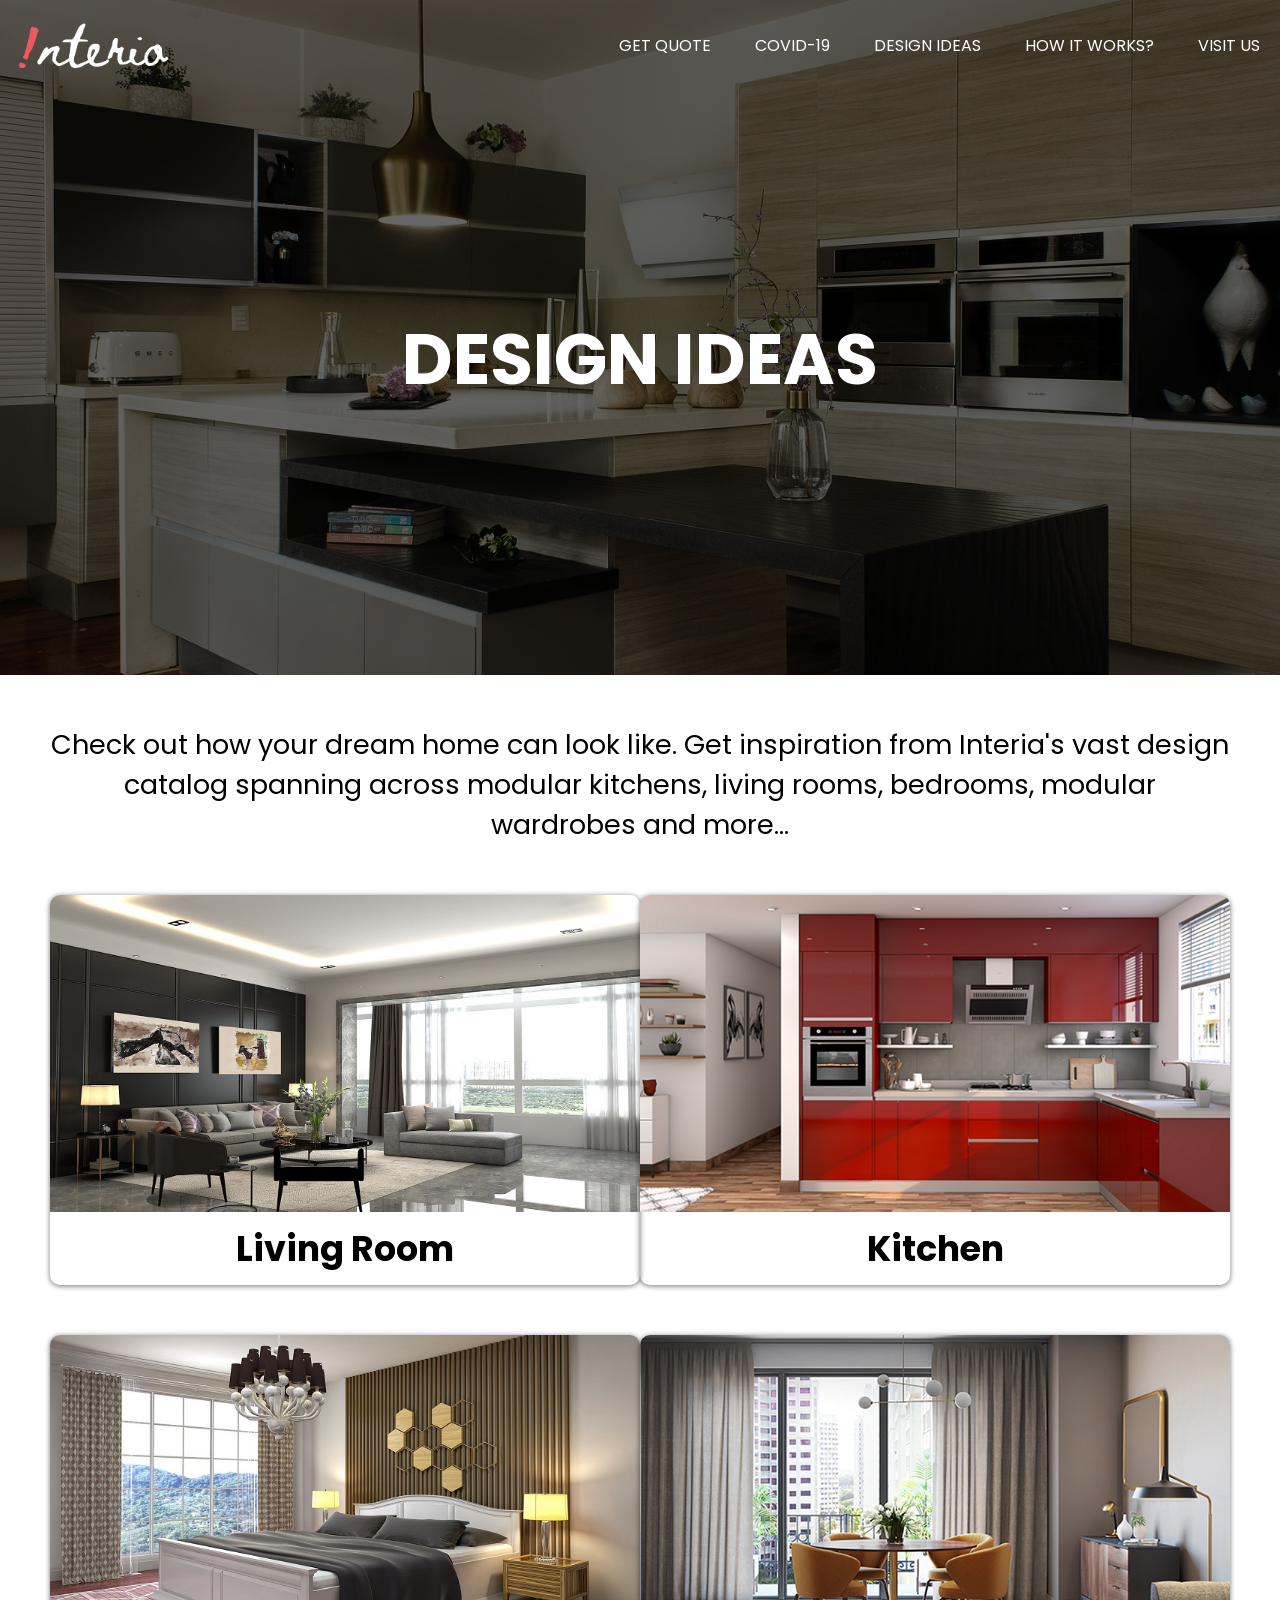
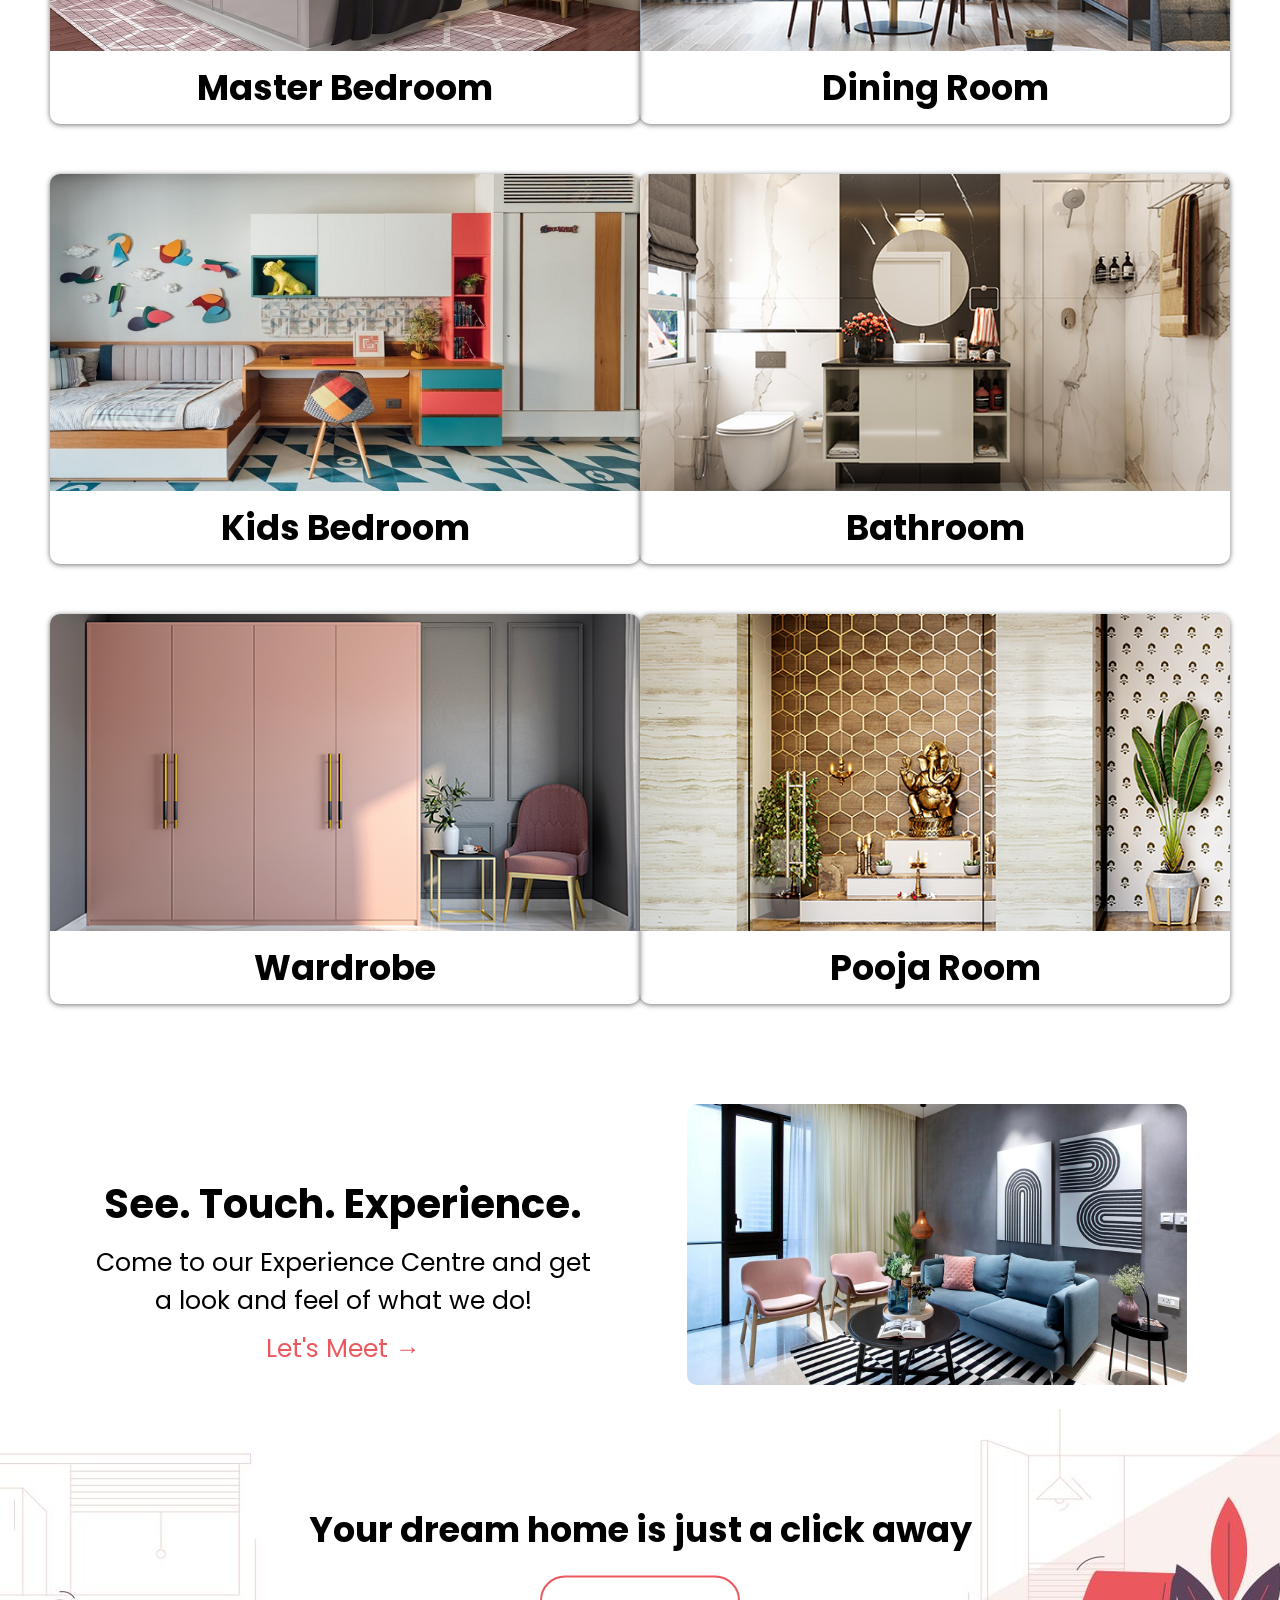
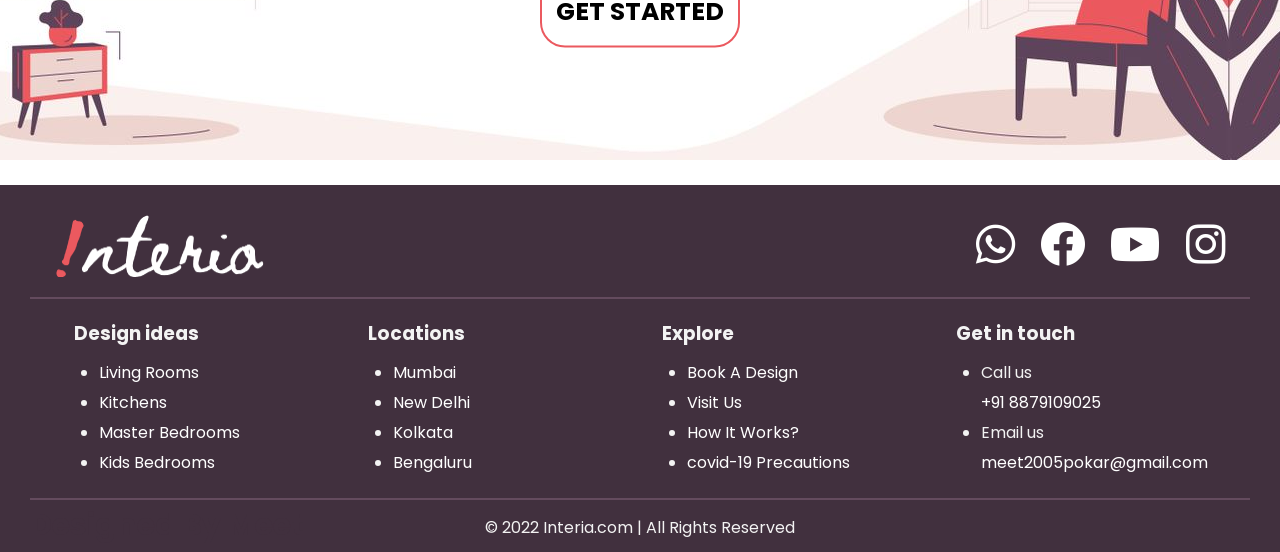
<file: interior designing/Interia-main/design.html>
<!DOCTYPE html>
<html lang="en">
<head>
    <meta charset="UTF-8">
    <meta http-equiv="X-UA-Compatible" content="IE=edge">
    <meta name="viewport" content="width=device-width, initial-scale=1.0">
    <meta name="viewport" content="width=device-width, initial-scale=1">
    <title>Interia: Best Interior Design Solutions for your Home | Get Free Quotes</title>
    <link rel="stylesheet" href="icons/css/all.css">
    <link rel="stylesheet" href="common-style.css">
    <link rel="stylesheet" href="design-style.css">
    <link rel="shortcut icon" href="source/favicon.ico" type="image/x-icon">
</head>
<body>
    <script src="code.js"></script>
    
    <div class="banner">
        <div class="navbar">
            <img onclick="btn('index.html');" src="source/logo.png" class="logo">
            <ul>
                <li><a href="book.html">Get Quote</a></li>
                <li><a  href="corona.html">covid-19</a></li>
                <li><a href="#">Design ideas</a></li>
                <li><a href="how.html">How It Works?</a></li>
                <li><a href="visit.html">Visit Us</a></li>
            </ul>
        </div>

        <div class="content">
            <h1>DESIGN IDEAS</h1>
        </div>
    </div>

    <div class="up" onclick="totop();">
        <i class="fas fa-arrow-up"></i>
    </div>

    <div class="m1">
        <div class="t1">
            <p>Check out how your dream home can look like. Get inspiration from Interia's vast design catalog spanning across modular kitchens, living rooms, bedrooms, modular wardrobes and more...</p>
        </div>
        <div class="d1">
            <div onclick="btn('show.html?topic=living-room');">
                <img src="source/design-m1-1.jpg">
                <h2>Living Room</h2>
            </div>
            <div onclick="btn('show.html?topic=kitchen');">
                <img src="source/design-m1-2.png">
                <h2>Kitchen</h2>
            </div>
        </div>
        <div class="d1">
            <div onclick="btn('show.html?topic=master-bedroom');">
                <img src="source/design-m1-3.jpg">
                <h2>Master Bedroom</h2>
            </div>
            <div onclick="btn('show.html?topic=dining-room');">
                <img src="source/design-m1-4.png">
                <h2>Dining Room</h2>
            </div>
        </div>
        <div class="d1">
            <div onclick="btn('show.html?topic=kids-bedroom');">
                <img src="source/design-m1-5.jpg">
                <h2>Kids Bedroom</h2>
            </div>
            <div onclick="btn('show.html?topic=bathroom');">
                <img src="source/design-m1-6.png">
                <h2>Bathroom</h2>
            </div>
        </div>
        <div class="d1">
            <div onclick="btn('show.html?topic=wardrobe');">
                <img src="source/design-m1-7.png">
                <h2>Wardrobe</h2>
            </div>
            <div onclick="btn('show.html?topic=pooja-room');">
                <img src="source/design-m1-8.png">
                <h2>Pooja Room</h2>
            </div>
        </div>
    </div>

    <div class="m2">
        <div class="d2">
            <div>
                <h2>See. Touch. Experience.</h2>
                <p>Come to our Experience Centre and get a look and feel of what we do!</p>
                <a href="visit.html"><p class="rd">Let's Meet →</p></a>
            </div>
            <div>
                <img src="source/design-m2.jpg">
            </div>
        </div>
    </div>

    <div class="m-last">
        <div class="last">
            <div>
                <h1>Your dream home is just a click away</h1>
                <button onclick="btn('book.html');">GET STARTED</button>
            </div>
        </div>
    </div>

    <footer>
        <div class="ftr-m">
            <div class="ftr-t">
                <img src="source/logo.png">
                <ul>
                    <li><a target="_blank" href="https://api.whatsapp.com/send/?phone=+918879109025&text=Hey There! I am interested in interior designs on website. Can I know more on this?"><i class="fab fa-whatsapp"></i></a></li>
                    <li><a target="_blank" href="https://www.facebook.com/profile.php?id=100061907891820"><i class="fab fa-facebook"></i></a></li>
                    <li><a target="_blank" href="https://www.youtube.com/"><i class="fab fa-youtube"></i></a></li>
                    <li><a target="_blank" href="https://www.instagram.com/meetpatel_2801/"><i class="fab fa-instagram"></i></i></a></li>
                </ul>
            </div>
            <div class="ftr-d">
                <div>
                    <h3>Design ideas</h3>
                    <ul>
                        <li><a href="show.html?topic=living-room">Living Rooms</a></li>
                        <li><a href="show.html?topic=kitchen">Kitchens</a></li>
                        <li><a href="show.html?topic=master-bedroom">Master Bedrooms</a></li>
                        <li><a href="show.html?topic=kids-bedroom">Kids Bedrooms</a></li>
                    </ul>
                </div>
                <div>
                    <h3>Locations</h3>
                    <ul>
                        <li><a href="https://www.google.com/maps/place/Mumbai" target="_blank">Mumbai</a></li>
                        <li><a href="https://www.google.com/maps/place/New+Delhi" target="_blank">New Delhi</a></li>
                        <li><a href="https://www.google.com/maps/place/Kolkata" target="_blank">Kolkata</a></li>
                        <li><a href="https://www.google.com/maps/place/Bengaluru" target="_blank">Bengaluru</a></li>
                    </ul>
                </div><div>
                    <h3>Explore</h3>
                    <ul>
                        <li><a href="book.html">Book A Design</a></li>
                        <li><a href="visit.html">Visit Us</a></li>
                        <li><a href="how.html">How It Works?</a></li>
                        <li><a href="corona.html">covid-19 Precautions</a></li>
                    </ul>
                </div><div>
                    <h3>Get in touch</h3>
                    <ul>
                        <li>Call us</li>
                        <a href="tel:8879109025">+91 8879109025</a>
                        <li>Email us</li>
                        <a href="mailto:meet2005pokar@gmail.com">meet2005pokar@gmail.com</a>
                    </ul>
                </div>
            </div>
            <div class="ftr-b">
                <h2>Designed By Meet</h2>
                <p>© 2022 Interia.com | All Rights Reserved</p>
            </div>
        </div>
    </footer>

</body>
</html>
</file>
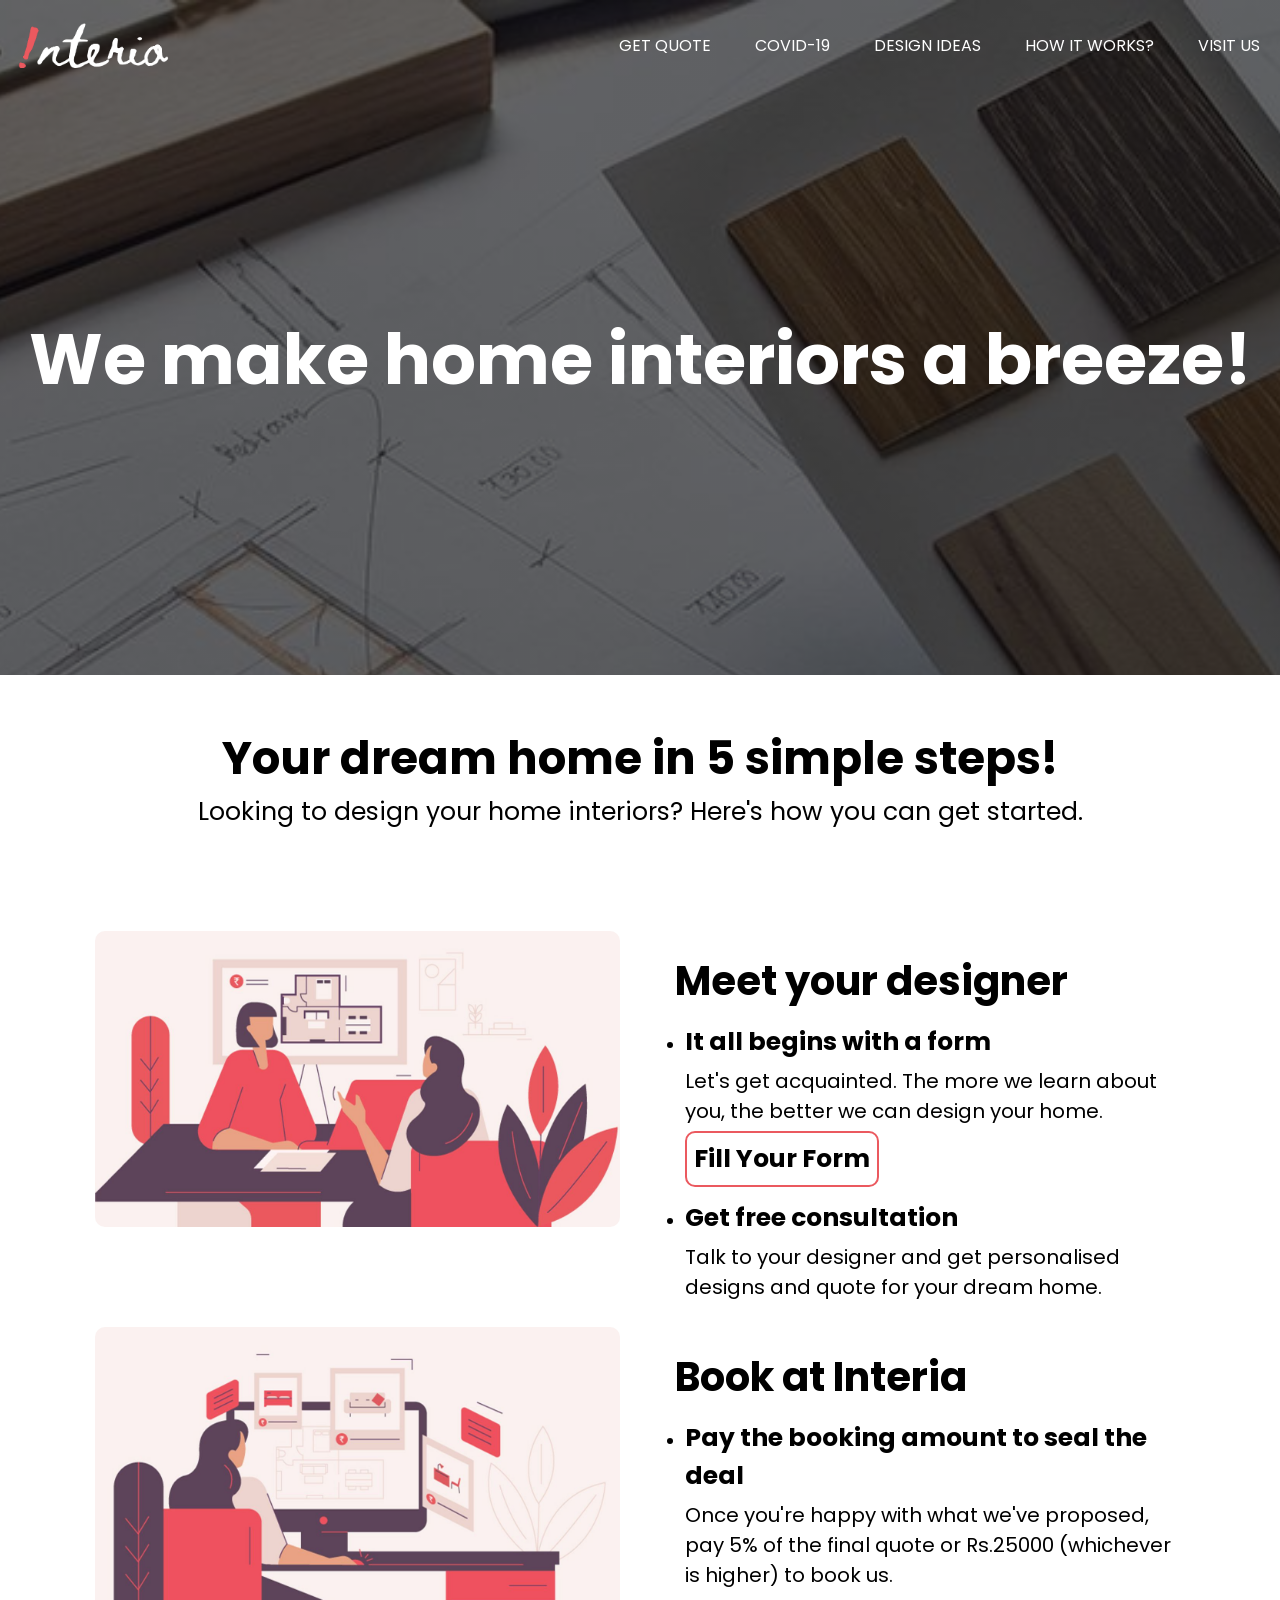
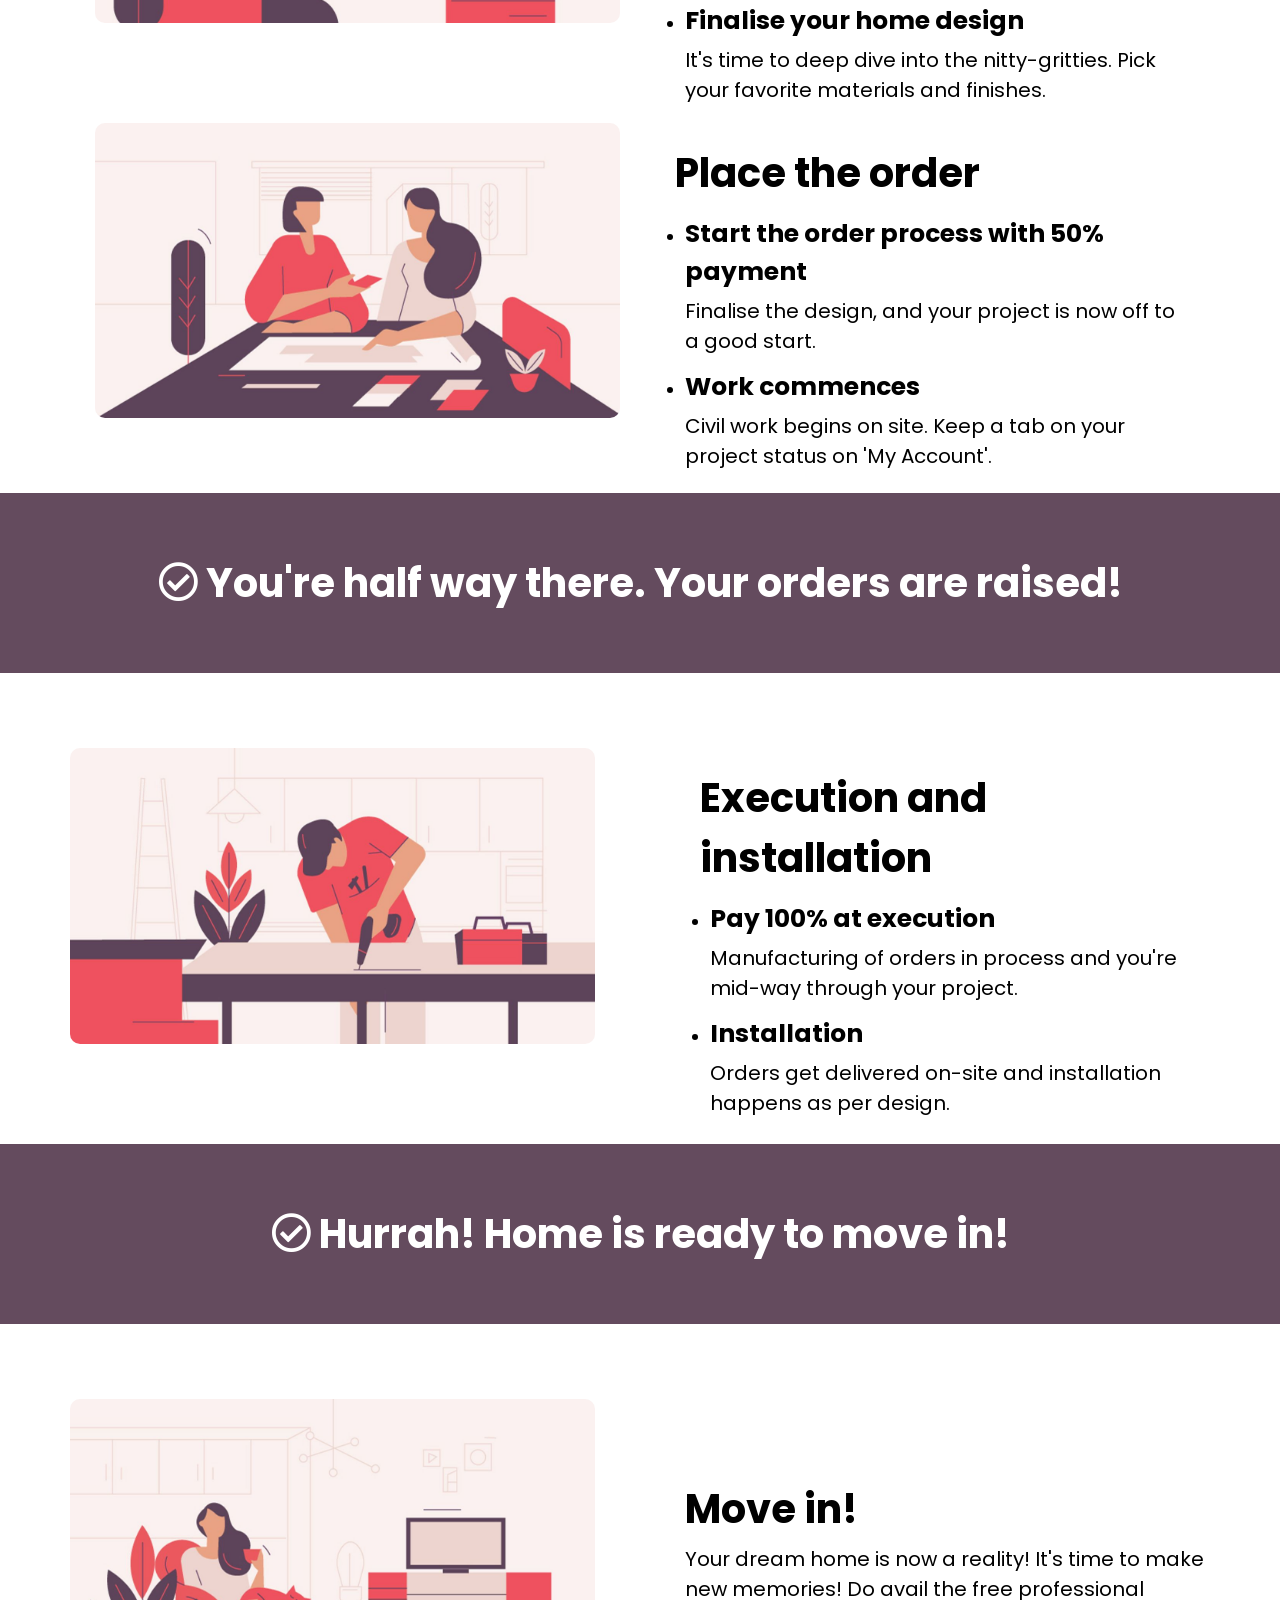
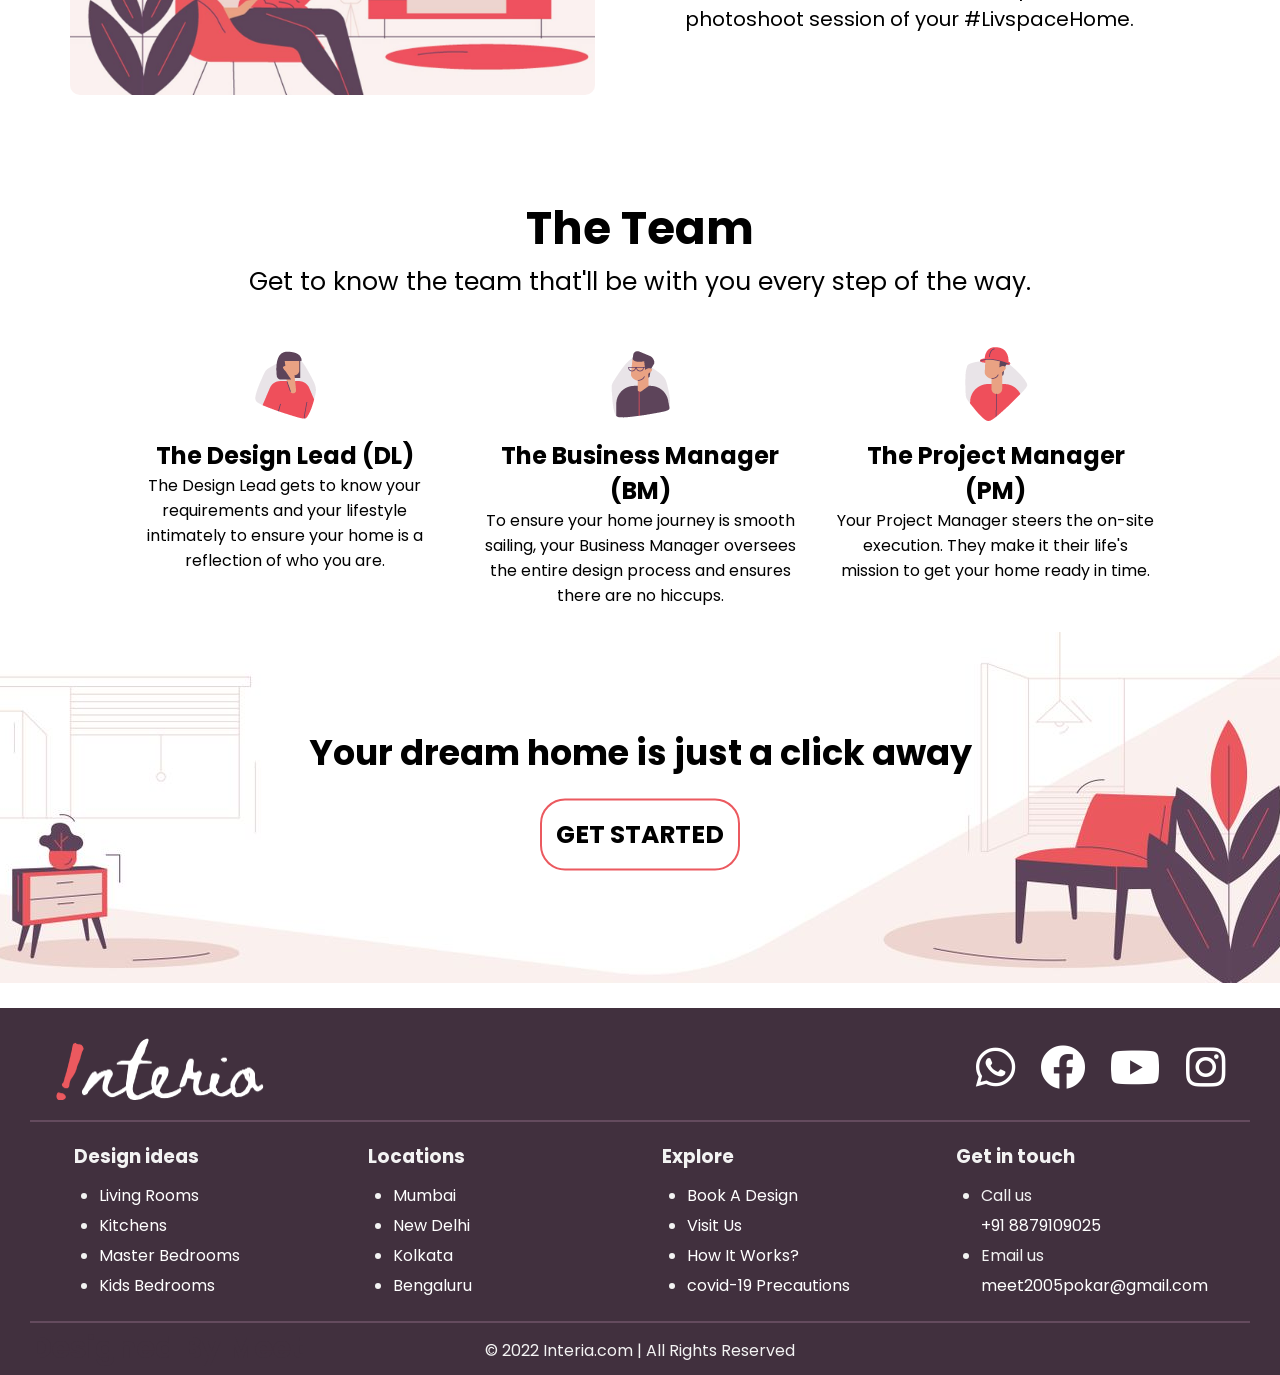
<file: interior designing/Interia-main/how.html>
<!DOCTYPE html>
<html lang="en">
<head>
    <meta charset="UTF-8">
    <meta http-equiv="X-UA-Compatible" content="IE=edge">
    <meta name="viewport" content="width=device-width, initial-scale=1.0">
    <meta name="viewport" content="width=device-width, initial-scale=1">
    <title>Interia: Best Interior Design Solutions for your Home | Get Free Quotes</title>
    <link rel="stylesheet" href="icons/css/all.css">
    <link rel="stylesheet" href="common-style.css">
    <link rel="stylesheet" href="how-style.css">
    <link rel="shortcut icon" href="source/favicon.ico" type="image/x-icon">
</head>
<body>
    <script src="code.js"></script>

    <div class="banner">
        <div class="navbar">
            <img onclick="btn('index.html');" src="source/logo.png" class="logo">
            <ul>
                <li><a href="book.html">Get Quote</a></li>
                <li><a  href="corona.html">covid-19</a></li>
                <li><a href="design.html">Design ideas</a></li>
                <li><a href="#">How It Works?</a></li>
                <li><a href="visit.html">Visit Us</a></li>
            </ul>
        </div>

        <div class="content">
            <h1>We make home interiors a breeze!</h1>
        </div>
    </div>

    <div class="up" onclick="totop();">
        <i class="fas fa-arrow-up"></i>
    </div>

    <div class="m1">
        <div class="t1">
            <h1>Your dream home in 5 simple steps!</h1>
            <p>Looking to design your home interiors? Here's how you can get started.</p>
        </div>
        <div class="d1 a">
            <div>
                <img src="source/how-m1-1.jpg">
            </div>
            <div>
                <h1>Meet your designer</h1>
                <ul>
                    <li>
                        <h2>It all begins with a form</h2>
                        <p>Let's get acquainted. The more we learn about you, the better we can design your home.</p>
                        <button onclick="btn('book.html');">Fill Your Form</button>
                    </li>
                    <li>
                        <h2>Get free consultation</h2>
                        <p>Talk to your designer and get personalised designs and quote for your dream home.</p>
                    </li>
                </ul>
            </div>
        </div>
        <div class="d1 b">
            <div>
                <img src="source/how-m1-2.jpg">
            </div>
            <div>
                <h1>Book at Interia</h1>
                <ul>
                    <li>
                        <h2>Pay the booking amount to seal the deal</h2>
                        <p>Once you're happy with what we've proposed, pay 5% of the final quote or Rs.25000 (whichever is higher) to book us.</p>
                    </li>
                    <li>
                        <h2>Finalise your home design</h2>
                        <p>It's time to deep dive into the nitty-gritties. Pick your favorite materials and finishes.</p>
                    </li>
                </ul>
            </div>
        </div>
        <div class="d1 c">
            <div>
                <img src="source/how-m1-3.jpg">
            </div>
            <div>
                <h1>Place the order</h1>
                <ul>
                    <li>
                        <h2>Start the order process with 50% payment</h2>
                        <p>Finalise the design, and your project is now off to a good start.</p>
                    </li>
                    <li>
                        <h2>Work commences</h2>
                        <p>Civil work begins on site. Keep a tab on your project status on 'My Account'.</p>
                    </li>
                </ul>
            </div>
        </div>
    </div>

    <div class="m2">
        <h1><i class="far fa-check-circle"></i> You're half way there. Your orders are raised!</h1>
    </div>

    <div class="m3">
        <div class="d3">
            <div>
                <img src="source/how-m1-4.jpg">
            </div>
            <div>
                <h1>Execution and installation</h1>
                <ul>
                    <li>
                        <h2>Pay 100% at execution</h2>
                        <p>Manufacturing of orders in process and you're mid-way through your project.</p>
                    </li>
                    <li>
                        <h2>Installation</h2>
                        <p>Orders get delivered on-site and installation happens as per design.</p>
                    </li>
                </ul>
            </div>
        </div>
    </div>

    <div class="m4">
        <h1><i class="far fa-check-circle"></i> Hurrah! Home is ready to move in!</h1>
    </div>

    <div class="m5">
        <div class="d5">
            <div>
                <img src="source/how-m1-5.jpg">
            </div>
            <div>
                <h1>Move in!</h1>
                <p>Your dream home is now a reality! It's time to make new memories! Do avail the free professional photoshoot session of your #LivspaceHome.</p>
            </div>
        </div>
    </div>

    <div class="m6">
        <div class="t6">
            <h1>The Team</h1>
            <p>Get to know the team that'll be with you every step of the way.</p>
        </div>
        <div class="d6">
            <div>
                <img src="source/how-m6-1.png">
                <h2>The Design Lead (DL)</h2>
                <p>The Design Lead gets to know your requirements and your lifestyle intimately to ensure your home is a reflection of who you are.</p>
            </div>
            <div>
                <img src="source/how-m6-2.png">
                <h2>The Business Manager (BM)</h2>
                <p>To ensure your home journey is smooth sailing, your Business Manager oversees the entire design process and ensures there are no hiccups.</p>
            </div>
            <div>
                <img src="source/how-m6-3.png">
                <h2>The Project Manager (PM)</h2>
                <p>Your Project Manager steers the on-site execution. They make it their life's mission to get your home ready in time.</p>
            </div>
        </div>
    </div>

    <div class="m-last">
        <div class="last">
            <div>
                <h1>Your dream home is just a click away</h1>
                <button onclick="btn('book.html');">GET STARTED</button>
            </div>
        </div>
    </div>


    <footer>
        <div class="ftr-m">
            <div class="ftr-t">
                <img src="source/logo.png">
                <ul>
                    <li><a target="_blank" href="https://api.whatsapp.com/send/?phone=+918879109025&text=Hey There! I am interested in interior designs on website. Can I know more on this?"><i class="fab fa-whatsapp"></i></a></li>
                    <li><a target="_blank" href="https://www.facebook.com/profile.php?id=100061907891820"><i class="fab fa-facebook"></i></a></li>
                    <li><a target="_blank" href="https://www.youtube.com/"><i class="fab fa-youtube"></i></a></li>
                    <li><a target="_blank" href="https://www.instagram.com/meetpatel_2801/"><i class="fab fa-instagram"></i></i></a></li>
                </ul>
            </div>
            <div class="ftr-d">
                <div>
                    <h3>Design ideas</h3>
                    <ul>
                        <li><a href="show.html?topic=living-room">Living Rooms</a></li>
                        <li><a href="show.html?topic=kitchen">Kitchens</a></li>
                        <li><a href="show.html?topic=master-bedroom">Master Bedrooms</a></li>
                        <li><a href="show.html?topic=kids-bedroom">Kids Bedrooms</a></li>
                    </ul>
                </div>
                <div>
                    <h3>Locations</h3>
                    <ul>
                        <li><a href="https://www.google.com/maps/place/Mumbai" target="_blank">Mumbai</a></li>
                        <li><a href="https://www.google.com/maps/place/New+Delhi" target="_blank">New Delhi</a></li>
                        <li><a href="https://www.google.com/maps/place/Kolkata" target="_blank">Kolkata</a></li>
                        <li><a href="https://www.google.com/maps/place/Bengaluru" target="_blank">Bengaluru</a></li>
                    </ul>
                </div><div>
                    <h3>Explore</h3>
                    <ul>
                        <li><a href="book.html">Book A Design</a></li>
                        <li><a href="visit.html">Visit Us</a></li>
                        <li><a href="how.html">How It Works?</a></li>
                        <li><a href="corona.html">covid-19 Precautions</a></li>
                    </ul>
                </div><div>
                    <h3>Get in touch</h3>
                    <ul>
                        <li>Call us</li>
                        <a href="tel:8879109025">+91 8879109025</a>
                        <li>Email us</li>
                        <a href="mailto:meet2005pokar@gmail.com">meet2005pokar@gmail.com</a>
                    </ul>
                </div>
            </div>
            <div class="ftr-b">
                <h2>Designed By Meet</h2>
                <p>© 2022 Interia.com | All Rights Reserved</p>
            </div>
        </div>
    </footer>

</body>
</html>
</file>
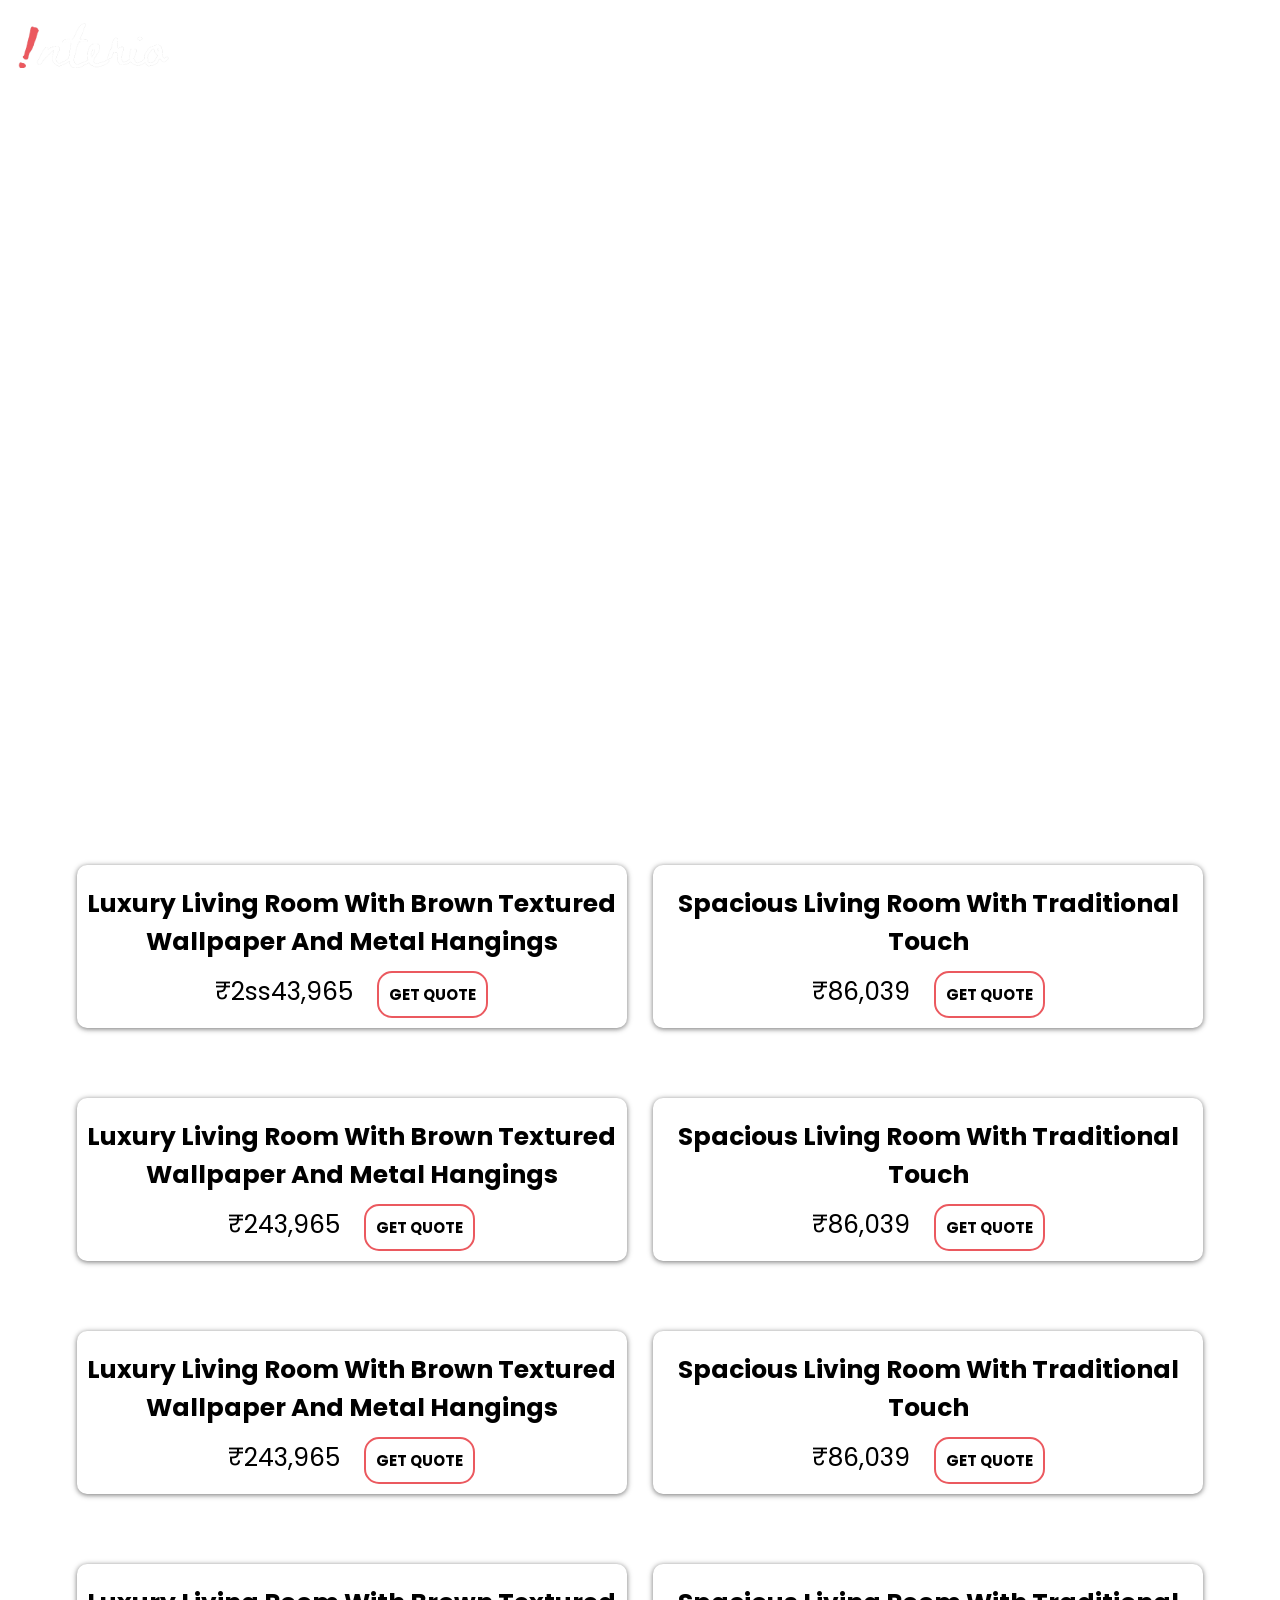
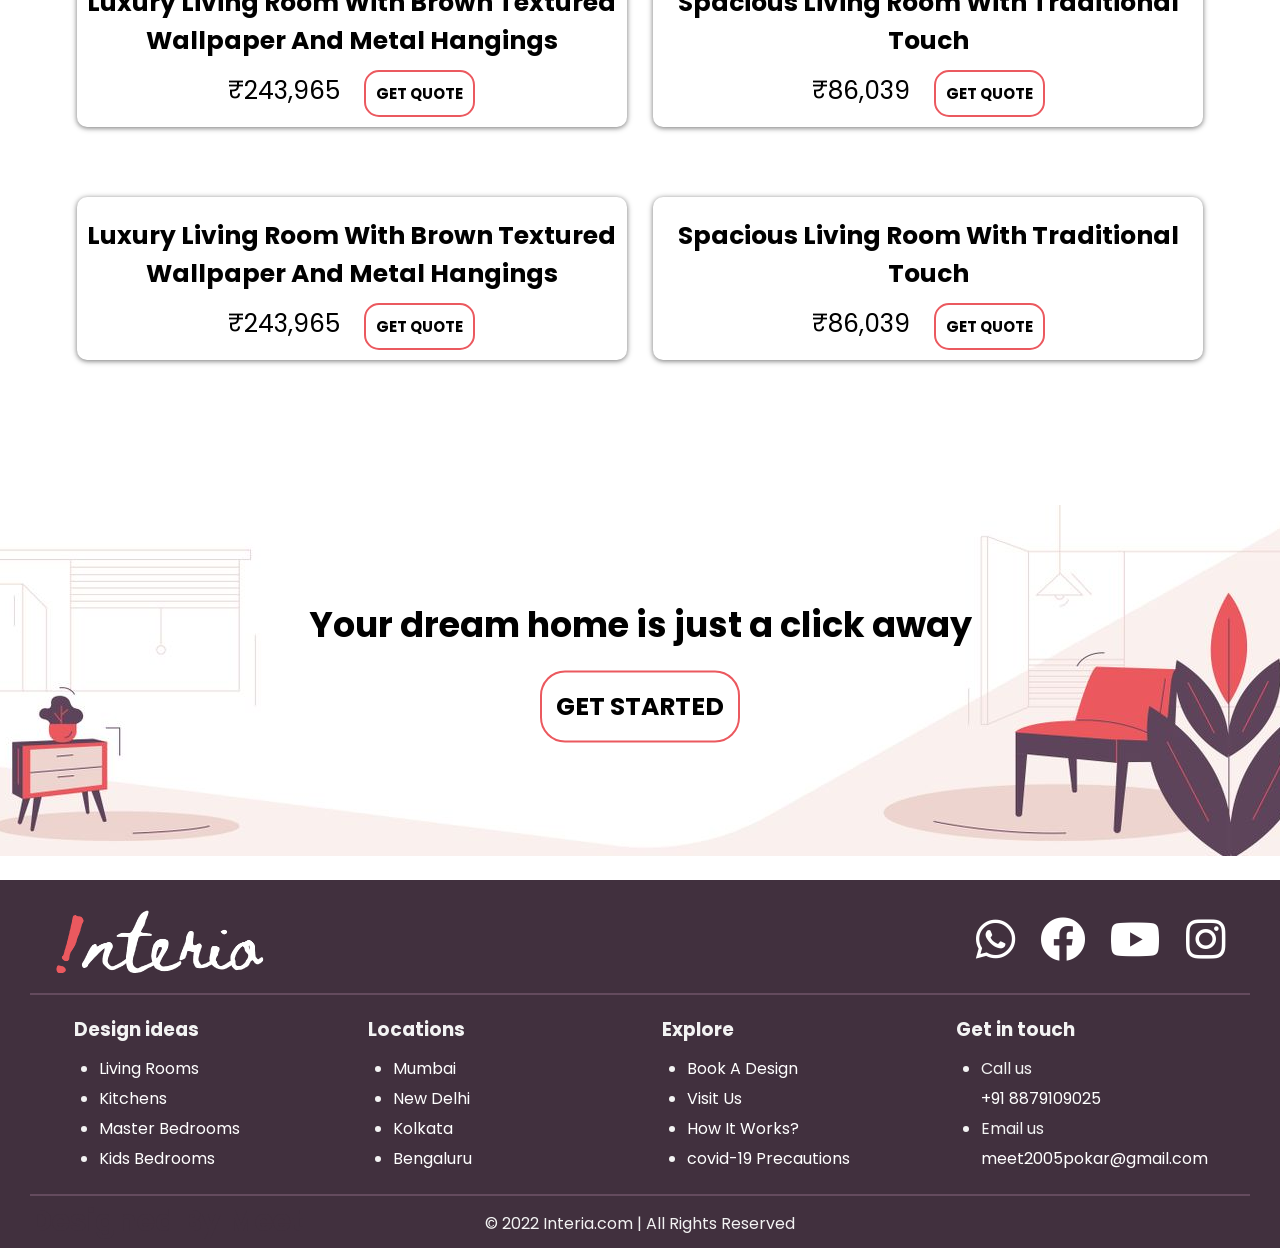
<file: interior designing/Interia-main/show.html>
<!DOCTYPE html>
<html lang="en">
<head>
    <meta charset="UTF-8">
    <meta http-equiv="X-UA-Compatible" content="IE=edge">
    <meta name="viewport" content="width=device-width, initial-scale=1.0">
    <meta name="viewport" content="width=device-width, initial-scale=1">
    <title>Interia: Best Interior Design Solutions for your Home | Get Free Quotes</title>
    <link rel="stylesheet" href="icons/css/all.css">
    <link rel="stylesheet" href="common-style.css">
    <link rel="stylesheet" href="show-style.css">
    <link rel="shortcut icon" href="source/favicon.ico" type="image/x-icon">
</head>
<body>
    <script src="code.js"></script>
    <script src="show-code.js"></script>

    <div class="banner" id="bnr">
        <div class="navbar">
            <img onclick="btn('index.html');" src="source/logo.png" class="logo">
            <ul>
                <li><a href="book.html">Get Quote</a></li>
                <li><a  href="corona.html">covid-19</a></li>
                <li><a href="design.html">Design ideas</a></li>
                <li><a href="how.html">How It Works?</a></li>
                <li><a href="visit.html">Visit Us</a></li>
            </ul>
        </div>

        <div class="content">
            <h1 id="head-title"></h1>
        </div>
    </div>

    <div class="up" onclick="totop();">
        <i class="fas fa-arrow-up"></i>
    </div>

    <div class="m1">
        <div class="t1">
            <p id="title"></p>
        </div>
        <div class="d1">
            <div>
                <img onclick="imclk('ima1');" id="ima1">
                <h2 id="hed1">Luxury Living Room With Brown Textured Wallpaper And Metal Hangings</h2>
                <span id="pri1">₹2ss43,965</span>
                <button onclick="getquote('hed1');">GET QUOTE</button>
            </div>
            <div>
                <img onclick="imclk('ima2');" id="ima2">
                <h2 id="hed2">Spacious Living Room With Traditional Touch</h2>
                <span id="pri2">₹86,039</span>
                <button onclick="getquote('hed2');">GET QUOTE</button>
            </div>
            <div>
                <img onclick="imclk('ima3');" id="ima3">
                <h2 id="hed3">Luxury Living Room With Brown Textured Wallpaper And Metal Hangings</h2>
                <span id="pri3">₹243,965</span>
                <button onclick="getquote('hed3');">GET QUOTE</button>
            </div>
            <div>
                <img onclick="imclk('ima4');" id="ima4">
                <h2 id="hed4">Spacious Living Room With Traditional Touch</h2>
                <span id="pri4">₹86,039</span>
                <button onclick="getquote('hed4');">GET QUOTE</button>
            </div>
            <div>
                <img onclick="imclk('ima5');" id="ima5">
                <h2 id="hed5">Luxury Living Room With Brown Textured Wallpaper And Metal Hangings</h2>
                <span id="pri5">₹243,965</span>
                <button onclick="getquote('hed5');">GET QUOTE</button>
            </div>
            <div>
                <img onclick="imclk('ima6');" id="ima6">
                <h2 id="hed6">Spacious Living Room With Traditional Touch</h2>
                <span id="pri6">₹86,039</span>
                <button onclick="getquote('hed6');">GET QUOTE</button>
            </div>
            <div>
                <img onclick="imclk('ima7');" id="ima7">
                <h2 id="hed7">Luxury Living Room With Brown Textured Wallpaper And Metal Hangings</h2>
                <span id="pri7">₹243,965</span>
                <button onclick="getquote('hed7');">GET QUOTE</button>
            </div>
            <div>
                <img onclick="imclk('ima8');" id="ima8">
                <h2 id="hed8">Spacious Living Room With Traditional Touch</h2>
                <span id="pri8">₹86,039</span>
                <button onclick="getquote('hed8');">GET QUOTE</button>
            </div>
            <div>
                <img onclick="imclk('ima9');" id="ima9">
                <h2 id="hed9">Luxury Living Room With Brown Textured Wallpaper And Metal Hangings</h2>
                <span id="pri9">₹243,965</span>
                <button onclick="getquote('hed9');">GET QUOTE</button>
            </div>
            <div>
                <img onclick="imclk('ima10');" id="ima10">
                <h2 id="hed10">Spacious Living Room With Traditional Touch</h2>
                <span id="pri10">₹86,039</span>
                <button onclick="getquote('hed10');">GET QUOTE</button>
            </div>
        </div>
    </div>

    <div class="m-last">
        <div class="last">
            <div>
                <h1>Your dream home is just a click away</h1>
                <button onclick="btn('book.html');">GET STARTED</button>
            </div>
        </div>
    </div>

    <footer>
        <div class="ftr-m">
            <div class="ftr-t">
                <img src="source/logo.png">
                <ul>
                    <li><a target="_blank" href="https://api.whatsapp.com/send/?phone=+918879109025&text=Hey There! I am interested in interior designs on website. Can I know more on this?"><i class="fab fa-whatsapp"></i></a></li>
                    <li><a target="_blank" href="https://www.facebook.com/profile.php?id=100061907891820"><i class="fab fa-facebook"></i></a></li>
                    <li><a target="_blank" href="https://www.youtube.com/"><i class="fab fa-youtube"></i></a></li>
                    <li><a target="_blank" href="https://www.instagram.com/meetpatel_2801/"><i class="fab fa-instagram"></i></i></a></li>
                </ul>
            </div>
            <div class="ftr-d">
                <div>
                    <h3>Design ideas</h3>
                    <ul>
                        <li><a href="show.html?topic=living-room">Living Rooms</a></li>
                        <li><a href="show.html?topic=kitchen">Kitchens</a></li>
                        <li><a href="show.html?topic=master-bedroom">Master Bedrooms</a></li>
                        <li><a href="show.html?topic=kids-bedroom">Kids Bedrooms</a></li>
                    </ul>
                </div>
                <div>
                    <h3>Locations</h3>
                    <ul>
                        <li><a href="https://www.google.com/maps/place/Mumbai" target="_blank">Mumbai</a></li>
                        <li><a href="https://www.google.com/maps/place/New+Delhi" target="_blank">New Delhi</a></li>
                        <li><a href="https://www.google.com/maps/place/Kolkata" target="_blank">Kolkata</a></li>
                        <li><a href="https://www.google.com/maps/place/Bengaluru" target="_blank">Bengaluru</a></li>
                    </ul>
                </div><div>
                    <h3>Explore</h3>
                    <ul>
                        <li><a href="book.html">Book A Design</a></li>
                        <li><a href="visit.html">Visit Us</a></li>
                        <li><a href="how.html">How It Works?</a></li>
                        <li><a href="corona.html">covid-19 Precautions</a></li>
                    </ul>
                </div><div>
                    <h3>Get in touch</h3>
                    <ul>
                        <li>Call us</li>
                        <a href="tel:8879109025">+91 8879109025</a>
                        <li>Email us</li>
                        <a href="mailto:meet2005pokar@gmail.com">meet2005pokar@gmail.com</a>
                    </ul>
                </div>
            </div>
            <div class="ftr-b">
                <h2>Designed By Meet</h2>
                <p>© 2022 Interia.com | All Rights Reserved</p>
            </div>
        </div>
    </footer>

</body>
</html>
</file>
<file: interior designing/Interia-main/luxury-style.css>
/* ═══════════════════════════════════════════════════════════
   SWEET HOMES — LUXURY INTERIOR DESIGN
   A minimal, elegant, image-focused single-page portfolio
═══════════════════════════════════════════════════════════ */

/* ── TOKENS ── */
:root {
    --white: #ffffff;
    --cream: #f8f5f0;
    --cream-deep: #f1ece4;
    --beige: #e8dfd3;
    --beige-mid: #d4c9ba;
    --taupe: #a8998a;
    --dark: #1a1814;
    --dark-mid: #2d2925;
    --charcoal: #4a4440;
    --gold: #c9a96e;
    --gold-light: #e3c99a;

    --font-serif: 'Cormorant Garamond', Georgia, serif;
    --font-sans: 'Jost', 'Helvetica Neue', sans-serif;

    --section-gap: 120px;
    --container-max: 1320px;
    --radius: 4px;
    --radius-lg: 8px;

    --transition: 0.4s cubic-bezier(0.25, 0.46, 0.45, 0.94);
    --transition-slow: 0.8s cubic-bezier(0.25, 0.46, 0.45, 0.94);
}

/* ── RESET & BASE ── */
*,
*::before,
*::after {
    margin: 0;
    padding: 0;
    box-sizing: border-box;
}

html {
    scroll-behavior: smooth;
    font-size: 16px;
}

body {
    background: var(--white);
    color: var(--dark);
    font-family: var(--font-sans);
    font-weight: 300;
    line-height: 1.7;
    overflow-x: hidden;
}

img {
    display: block;
    width: 100%;
    height: 100%;
    object-fit: cover;
}

a {
    text-decoration: none;
    color: inherit;
}

ul {
    list-style: none;
}

/* ── SCROLLBAR ── */
::-webkit-scrollbar {
    width: 5px;
}

::-webkit-scrollbar-track {
    background: var(--cream);
}

::-webkit-scrollbar-thumb {
    background: var(--beige-mid);
    border-radius: 10px;
}

/* ── CONTAINER ── */
.container {
    max-width: var(--container-max);
    margin: 0 auto;
    padding: 0 40px;
}

.section-padding {
    padding: var(--section-gap) 0;
}

.bg-cream {
    background: var(--cream);
}

/* ── TYPOGRAPHY ── */
.section-label {
    font-family: var(--font-sans);
    font-size: 11px;
    font-weight: 500;
    letter-spacing: 0.25em;
    text-transform: uppercase;
    color: var(--gold);
    display: block;
    margin-bottom: 16px;
}

.section-title {
    font-family: var(--font-serif);
    font-size: clamp(38px, 4.5vw, 60px);
    font-weight: 300;
    line-height: 1.15;
    color: var(--dark);
    margin-bottom: 24px;
}

.section-title em {
    font-style: italic;
    color: var(--charcoal);
}

.section-desc {
    font-size: 16px;
    color: var(--taupe);
    max-width: 520px;
    line-height: 1.8;
}

.body-text {
    font-size: 15px;
    color: var(--charcoal);
    line-height: 1.9;
    margin-bottom: 20px;
}

.section-header {
    text-align: center;
    margin-bottom: 70px;
}

.section-header .section-desc {
    margin: 0 auto;
    max-width: 600px;
}

/* ══════════════════════════════════════════════════════════
   NAVIGATION
══════════════════════════════════════════════════════════ */
.navbar {
    position: fixed;
    top: 0;
    left: 0;
    width: 100%;
    z-index: 1000;
    transition: var(--transition);
    padding: 24px 0;
}

.navbar.scrolled {
    background: rgba(255, 255, 255, 0.97);
    backdrop-filter: blur(12px);
    -webkit-backdrop-filter: blur(12px);
    padding: 16px 0;
    box-shadow: 0 1px 0 var(--beige);
}

.navbar.scrolled .nav-logo .logo-text,
.navbar.scrolled .nav-logo .logo-sub,
.navbar.scrolled .nav-links a {
    color: var(--dark);
}

.navbar.scrolled .nav-toggle span {
    background: var(--dark);
}

.nav-inner {
    max-width: var(--container-max);
    margin: 0 auto;
    padding: 0 40px;
    display: flex;
    align-items: center;
    justify-content: space-between;
}

.nav-logo {
    display: flex;
    flex-direction: column;
    line-height: 1;
}

.logo-text {
    font-family: var(--font-serif);
    font-size: 18px;
    font-weight: 600;
    letter-spacing: 0.15em;
    color: var(--white);
    transition: var(--transition);
}

.logo-sub {
    font-family: var(--font-sans);
    font-size: 9px;
    font-weight: 400;
    letter-spacing: 0.35em;
    color: var(--gold-light);
    transition: var(--transition);
}

.navbar.scrolled .logo-sub {
    color: var(--gold);
}

.nav-links {
    display: flex;
    gap: 44px;
    align-items: center;
}

.nav-links a {
    font-family: var(--font-sans);
    font-size: 11px;
    font-weight: 500;
    letter-spacing: 0.2em;
    text-transform: uppercase;
    color: rgba(255, 255, 255, 0.9);
    position: relative;
    padding-bottom: 4px;
    transition: var(--transition);
}

.nav-links a::after {
    content: '';
    position: absolute;
    bottom: 0;
    left: 0;
    width: 0;
    height: 1px;
    background: var(--gold);
    transition: var(--transition);
}

.nav-links a:hover::after,
.nav-links a.active::after {
    width: 100%;
}

.nav-links a:hover {
    color: var(--gold-light);
}

.navbar.scrolled .nav-links a:hover {
    color: var(--gold);
}

/* Nav Toggle (mobile) */
.nav-toggle {
    display: none;
    flex-direction: column;
    gap: 5px;
    cursor: pointer;
    background: transparent;
    border: none;
    padding: 4px;
}

.nav-toggle span {
    display: block;
    width: 24px;
    height: 1.5px;
    background: var(--white);
    transition: var(--transition);
}

/* Mobile Menu */
.mobile-menu {
    position: fixed;
    top: 0;
    right: 0;
    width: 100%;
    height: 100vh;
    background: var(--dark);
    z-index: 999;
    display: flex;
    align-items: center;
    justify-content: center;
    transform: translateX(100%);
    transition: var(--transition-slow);
}

.mobile-menu.open {
    transform: translateX(0);
}

.mobile-menu ul {
    text-align: center;
}

.mobile-menu ul li {
    margin: 24px 0;
}

.mobile-menu ul li a {
    font-family: var(--font-serif);
    font-size: 36px;
    font-weight: 300;
    color: var(--white);
    letter-spacing: 0.05em;
    transition: var(--transition);
}

.mobile-menu ul li a:hover {
    color: var(--gold);
}

/* ══════════════════════════════════════════════════════════
   HERO
══════════════════════════════════════════════════════════ */
.hero {
    position: relative;
    height: 100vh;
    min-height: 700px;
    display: flex;
    align-items: center;
    justify-content: center;
    overflow: hidden;
}

.hero-bg {
    position: absolute;
    inset: 0;
    background-image: url('source/home-background.jpg');
    background-size: cover;
    background-position: center;
    transform: scale(1.05);
    animation: heroZoom 18s ease-in-out infinite alternate;
}

@keyframes heroZoom {
    from {
        transform: scale(1.05);
    }

    to {
        transform: scale(1.12);
    }
}

.hero-overlay {
    position: absolute;
    inset: 0;
    background: linear-gradient(to bottom,
            rgba(20, 17, 14, 0.55) 0%,
            rgba(20, 17, 14, 0.42) 50%,
            rgba(20, 17, 14, 0.68) 100%);
}

.hero-content {
    position: relative;
    z-index: 2;
    text-align: center;
    color: var(--white);
    padding: 0 24px;
    max-width: 900px;
}

.hero-eyebrow {
    font-family: var(--font-sans);
    font-size: 11px;
    font-weight: 500;
    letter-spacing: 0.35em;
    text-transform: uppercase;
    color: var(--gold-light);
    margin-bottom: 28px;
    animation: fadeUp 1s ease 0.2s both;
}

.hero-title {
    font-family: var(--font-serif);
    font-size: clamp(56px, 8vw, 110px);
    font-weight: 300;
    line-height: 1.05;
    color: var(--white);
    margin-bottom: 28px;
    animation: fadeUp 1s ease 0.45s both;
}

.hero-title em {
    font-style: italic;
    color: var(--gold-light);
}

.hero-subtitle {
    font-size: clamp(15px, 1.5vw, 18px);
    font-weight: 300;
    color: rgba(255, 255, 255, 0.8);
    max-width: 580px;
    margin: 0 auto 48px;
    line-height: 1.85;
    animation: fadeUp 1s ease 0.65s both;
}

.hero-actions {
    display: flex;
    gap: 20px;
    justify-content: center;
    flex-wrap: wrap;
    animation: fadeUp 1s ease 0.85s both;
}

.hero-scroll-indicator {
    position: absolute;
    bottom: 40px;
    left: 50%;
    transform: translateX(-50%);
    display: flex;
    flex-direction: column;
    align-items: center;
    gap: 10px;
    color: rgba(255, 255, 255, 0.6);
    font-size: 10px;
    letter-spacing: 0.2em;
    text-transform: uppercase;
    z-index: 2;
    animation: fadeIn 1s ease 1.5s both;
}

.hero-scroll-indicator span {
    display: block;
    width: 1px;
    height: 50px;
    background: linear-gradient(to bottom, rgba(255, 255, 255, 0), rgba(255, 255, 255, 0.5));
    animation: scrollPulse 2s ease-in-out infinite;
}

@keyframes scrollPulse {

    0%,
    100% {
        opacity: 0.4;
        transform: scaleY(1);
    }

    50% {
        opacity: 1;
        transform: scaleY(1.1);
    }
}

/* Buttons */
.btn-primary {
    display: inline-flex;
    align-items: center;
    gap: 10px;
    font-family: var(--font-sans);
    font-size: 11px;
    font-weight: 500;
    letter-spacing: 0.2em;
    text-transform: uppercase;
    padding: 18px 40px;
    background: var(--gold);
    color: var(--dark);
    border: 1.5px solid var(--gold);
    border-radius: 0;
    cursor: pointer;
    transition: var(--transition);
    position: relative;
    overflow: hidden;
}

.btn-primary::before {
    content: '';
    position: absolute;
    inset: 0;
    background: var(--gold-light);
    transform: scaleX(0);
    transform-origin: left;
    transition: var(--transition);
}

.btn-primary:hover::before {
    transform: scaleX(1);
}

.btn-primary span,
.btn-primary {
    z-index: 1;
}

.btn-primary:hover {
    color: var(--dark);
}

.btn-outline {
    display: inline-flex;
    align-items: center;
    font-family: var(--font-sans);
    font-size: 11px;
    font-weight: 500;
    letter-spacing: 0.2em;
    text-transform: uppercase;
    padding: 18px 40px;
    background: transparent;
    color: var(--white);
    border: 1.5px solid rgba(255, 255, 255, 0.5);
    cursor: pointer;
    transition: var(--transition);
}

.btn-outline:hover {
    background: rgba(255, 255, 255, 0.08);
    border-color: var(--white);
}

/* ══════════════════════════════════════════════════════════
   ABOUT
══════════════════════════════════════════════════════════ */
.about-grid {
    display: grid;
    grid-template-columns: 1fr 1fr;
    gap: 80px;
    align-items: center;
}

.about-images {
    position: relative;
}

.about-img-main {
    width: 100%;
    aspect-ratio: 4/5;
    overflow: hidden;
    border-radius: var(--radius);
}

.about-img-main img {
    transition: var(--transition-slow);
}

.about-img-main:hover img {
    transform: scale(1.04);
}

.about-img-accent {
    position: absolute;
    bottom: -50px;
    right: -40px;
    width: 48%;
    aspect-ratio: 1;
    overflow: hidden;
    border-radius: var(--radius);
    border: 8px solid var(--white);
    box-shadow: 0 20px 60px rgba(0, 0, 0, 0.12);
}

.about-img-accent img {
    transition: var(--transition-slow);
}

.about-img-accent:hover img {
    transform: scale(1.04);
}

.about-badge {
    position: absolute;
    top: 40px;
    left: -28px;
    background: var(--dark);
    color: var(--white);
    padding: 20px 24px;
    border-radius: var(--radius);
    text-align: center;
    box-shadow: 0 10px 40px rgba(0, 0, 0, 0.2);
}

.badge-num {
    display: block;
    font-family: var(--font-serif);
    font-size: 40px;
    font-weight: 600;
    color: var(--gold);
    line-height: 1;
}

.badge-text {
    display: block;
    font-size: 11px;
    font-weight: 400;
    letter-spacing: 0.1em;
    color: rgba(255, 255, 255, 0.7);
    margin-top: 6px;
}

.about-text {
    padding-top: 20px;
}

.about-stats {
    display: flex;
    gap: 40px;
    margin-top: 48px;
    padding-top: 40px;
    border-top: 1px solid var(--beige);
}

.stat {}

.stat-num {
    display: block;
    font-family: var(--font-serif);
    font-size: 44px;
    font-weight: 300;
    color: var(--dark);
    line-height: 1;
}

.stat-label {
    display: block;
    font-size: 11px;
    font-weight: 400;
    letter-spacing: 0.1em;
    color: var(--taupe);
    margin-top: 6px;
    text-transform: uppercase;
}

/* ══════════════════════════════════════════════════════════
   SERVICES
══════════════════════════════════════════════════════════ */
.services-grid {
    display: grid;
    grid-template-columns: repeat(3, 1fr);
    gap: 30px;
}

.service-card {
    border-radius: var(--radius-lg);
    overflow: hidden;
    background: var(--white);
    box-shadow: 0 4px 30px rgba(0, 0, 0, 0.06);
    transition: var(--transition);
    cursor: pointer;
}

.service-card:hover {
    transform: translateY(-6px);
    box-shadow: 0 16px 50px rgba(0, 0, 0, 0.12);
}

.service-img {
    position: relative;
    aspect-ratio: 4/3;
    overflow: hidden;
}

.service-img img {
    transition: var(--transition-slow);
}

.service-card:hover .service-img img {
    transform: scale(1.08);
}

.service-overlay {
    position: absolute;
    inset: 0;
    background: linear-gradient(to top, rgba(26, 24, 20, 0.3), transparent 60%);
}

.service-info {
    padding: 28px 28px 32px;
    background: var(--white);
    position: relative;
}

.service-info h3 {
    font-family: var(--font-serif);
    font-size: 22px;
    font-weight: 400;
    color: var(--dark);
    margin-bottom: 10px;
}

.service-info p {
    font-size: 14px;
    color: var(--taupe);
    line-height: 1.75;
    margin-bottom: 16px;
}

.service-arrow {
    font-size: 18px;
    color: var(--gold);
    display: inline-block;
    transition: var(--transition);
}

.service-card:hover .service-arrow {
    transform: translateX(6px);
}

/* ══════════════════════════════════════════════════════════
   PROJECTS / MASONRY
══════════════════════════════════════════════════════════ */
.filter-tabs {
    display: flex;
    gap: 8px;
    justify-content: center;
    flex-wrap: wrap;
    margin-bottom: 60px;
}

.filter-btn {
    font-family: var(--font-sans);
    font-size: 11px;
    font-weight: 500;
    letter-spacing: 0.18em;
    text-transform: uppercase;
    padding: 10px 24px;
    border: 1.5px solid var(--beige);
    background: transparent;
    color: var(--taupe);
    cursor: pointer;
    border-radius: 0;
    transition: var(--transition);
}

.filter-btn:hover,
.filter-btn.active {
    background: var(--dark);
    border-color: var(--dark);
    color: var(--white);
}

/* Masonry */
.masonry-gallery {
    display: grid;
    grid-template-columns: repeat(3, 1fr);
    gap: 24px;
}

.masonry-item {
    margin-bottom: 0;
}

.masonry-inner {
    aspect-ratio: 4/3;
    overflow: hidden;
    border-radius: 8px;
}

.masonry-item.tall .masonry-inner,
.masonry-item.wide .masonry-inner,
.masonry-item:not(.tall):not(.wide) .masonry-inner {
    aspect-ratio: 4/3;
}

.masonry-item {
    break-inside: avoid;
    margin-bottom: 20px;
    border-radius: var(--radius);
    overflow: hidden;
    cursor: pointer;
}

.masonry-item.hidden {
    display: none;
}

.masonry-inner {
    position: relative;
    overflow: hidden;
}

.masonry-item .masonry-inner {
    aspect-ratio: 4/3 !important;
    height: 320px;
    overflow: hidden;
}

.masonry-item img {
    width: 100%;
    height: 100%;
    object-fit: cover;
}

.masonry-inner img {
    transition: var(--transition-slow);
    width: 100%;
    height: auto;
    object-fit: cover;
}

.masonry-item:hover .masonry-inner img {
    transform: scale(1.07);
}

.masonry-caption {
    position: absolute;
    inset: 0;
    background: linear-gradient(to top, rgba(20, 17, 14, 0.75) 0%, rgba(20, 17, 14, 0) 55%);
    display: flex;
    flex-direction: column;
    justify-content: flex-end;
    padding: 28px;
    color: var(--white);
    opacity: 0;
    transition: var(--transition);
}

.masonry-item:hover .masonry-caption {
    opacity: 1;
}

.caption-tag {
    font-size: 10px;
    font-weight: 500;
    letter-spacing: 0.22em;
    text-transform: uppercase;
    color: var(--gold-light);
    margin-bottom: 8px;
}

.masonry-caption h4 {
    font-family: var(--font-serif);
    font-size: 20px;
    font-weight: 400;
    line-height: 1.2;
    margin-bottom: 4px;
}

.masonry-caption p {
    font-size: 12px;
    color: rgba(255, 255, 255, 0.7);
    letter-spacing: 0.08em;
}

/* ══════════════════════════════════════════════════════════
   TESTIMONIALS — FULL-WIDTH PHOTO SLIDER
══════════════════════════════════════════════════════════ */
.testimonials .section-header {
    margin-bottom: 50px;
}

.testi-slider {
    position: relative;
    width: 100%;
    height: 500px;
    overflow: hidden;
    background: var(--dark);
}

.testi-slide {
    position: absolute;
    inset: 0;
    opacity: 0;
    transition: opacity 0.8s ease;
    pointer-events: none;
}

.testi-slide.active {
    opacity: 1;
    pointer-events: auto;
}

.testi-slide img {
    position: absolute;
    inset: 0;
    width: 100%;
    height: 100%;
    object-fit: cover;
    object-position: center;
}

.testi-overlay {
    position: absolute;
    inset: 0;
    background: linear-gradient(to right,
            rgba(20, 17, 14, 0.72) 0%,
            rgba(20, 17, 14, 0.45) 55%,
            rgba(20, 17, 14, 0.1) 100%);
}

.testi-quote {
    position: absolute;
    bottom: 0;
    left: 0;
    width: 55%;
    padding: 56px 64px;
    color: var(--white);
    transform: translateY(20px);
    opacity: 0;
    transition: transform 0.7s ease 0.3s, opacity 0.7s ease 0.3s;
}

.testi-slide.active .testi-quote {
    transform: translateY(0);
    opacity: 1;
}

.testi-quote .stars {
    color: var(--gold);
    font-size: 16px;
    letter-spacing: 4px;
    margin-bottom: 24px;
}

.testi-quote blockquote {
    font-family: var(--font-serif);
    font-size: clamp(17px, 2vw, 24px);
    font-style: italic;
    font-weight: 300;
    line-height: 1.7;
    color: rgba(255, 255, 255, 0.95);
    margin-bottom: 32px;
}

.testimonial-author {
    display: flex;
    flex-direction: column;
    gap: 5px;
    padding-top: 20px;
    border-top: 1px solid rgba(255, 255, 255, 0.2);
}

.testimonial-author strong {
    font-size: 16px;
    font-weight: 600;
    letter-spacing: 0.3px;
}

.testimonial-author span {
    font-size: 11px;
    letter-spacing: 0.18em;
    text-transform: uppercase;
    color: rgba(255, 255, 255, 0.75);
}

/* Arrows */
.testi-prev,
.testi-next {
    position: absolute;
    top: 50%;
    transform: translateY(-50%);
    width: 52px;
    height: 52px;
    background: rgba(255, 255, 255, 0.1);
    backdrop-filter: blur(6px);
    border: 1px solid rgba(255, 255, 255, 0.25);
    border-radius: 50%;
    color: var(--white);
    font-size: 15px;
    display: flex;
    align-items: center;
    justify-content: center;
    cursor: pointer;
    z-index: 10;
    transition: var(--transition);
}

.testi-prev {
    left: 32px;
}

.testi-next {
    right: 32px;
}

.testi-prev:hover,
.testi-next:hover {
    background: var(--gold);
    border-color: var(--gold);
    color: var(--dark);
}

/* Dot indicators */
.testi-dots {
    position: absolute;
    bottom: 28px;
    left: 64px;
    display: flex;
    gap: 10px;
    z-index: 10;
}

.testi-dot {
    width: 28px;
    height: 2px;
    border-radius: 0;
    background: rgba(255, 255, 255, 0.3);
    border: none;
    cursor: pointer;
    transition: var(--transition);
    padding: 0;
}

.testi-dot.active,
.testi-dot:hover {
    background: var(--gold);
    width: 48px;
}

.testi-spacer {
    height: 0;
}

/* Stars */
.stars {
    color: var(--gold);
    font-size: 13px;
    letter-spacing: 3px;
    margin-bottom: 14px;
    font-weight: 500;
}

/* ══════════════════════════════════════════════════════════
   GALLERY STRIP (Infinite Scroll)
══════════════════════════════════════════════════════════ */


.gallery-strip:hover .strip-track {
    animation-play-state: paused;
}

/* ══════════════════════════════════════════════════════════
   CONTACT
══════════════════════════════════════════════════════════ */
.contact-grid {
    display: grid;
    grid-template-columns: 1fr 1.1fr;
    gap: 80px;
    align-items: start;
}

.contact-details {
    display: flex;
    flex-direction: column;
    gap: 20px;
    margin-top: 40px;
}

.contact-item {
    display: flex;
    align-items: center;
    gap: 20px;
    padding: 20px 24px;
    border: 1px solid var(--beige);
    border-radius: var(--radius);
    transition: var(--transition);
    color: var(--dark);
}

.contact-item:hover {
    border-color: var(--gold);
    background: var(--cream);
}

.contact-item i {
    font-size: 18px;
    color: var(--gold);
    width: 24px;
    text-align: center;
}

.contact-item div {
    display: flex;
    flex-direction: column;
    gap: 3px;
}

.ci-label {
    font-size: 10px;
    font-weight: 500;
    letter-spacing: 0.18em;
    text-transform: uppercase;
    color: var(--taupe);
}

.ci-value {
    font-size: 14px;
    color: var(--dark);
}

/* Form */
.contact-form-wrap {
    background: var(--cream);
    padding: 50px 48px;
    border-radius: var(--radius-lg);
}

.contact-form {
    display: flex;
    flex-direction: column;
    gap: 22px;
}

.form-row {
    display: grid;
    grid-template-columns: 1fr 1fr;
    gap: 20px;
}

.form-group {
    display: flex;
    flex-direction: column;
    gap: 8px;
}

.form-group label {
    font-size: 11px;
    font-weight: 500;
    letter-spacing: 0.15em;
    text-transform: uppercase;
    color: var(--charcoal);
}

.form-group input,
.form-group select,
.form-group textarea {
    font-family: var(--font-sans);
    font-size: 14px;
    font-weight: 300;
    color: var(--dark);
    background: var(--white);
    border: 1.5px solid var(--beige);
    border-radius: var(--radius);
    padding: 14px 18px;
    transition: var(--transition);
    outline: none;
    appearance: none;
    -webkit-appearance: none;
}

.form-group input::placeholder,
.form-group textarea::placeholder {
    color: var(--beige-mid);
}

.form-group input:focus,
.form-group select:focus,
.form-group textarea:focus {
    border-color: var(--gold);
    box-shadow: 0 0 0 3px rgba(201, 169, 110, 0.12);
}

.form-group textarea {
    resize: vertical;
    min-height: 100px;
}

.btn-submit {
    display: inline-flex;
    align-items: center;
    gap: 12px;
    justify-content: center;
    font-family: var(--font-sans);
    font-size: 11px;
    font-weight: 500;
    letter-spacing: 0.2em;
    text-transform: uppercase;
    padding: 18px 40px;
    background: var(--dark);
    color: var(--white);
    border: 1.5px solid var(--dark);
    cursor: pointer;
    transition: var(--transition);
    border-radius: 0;
    width: 100%;
    margin-top: 6px;
}

.btn-submit:hover {
    background: var(--gold);
    border-color: var(--gold);
    color: var(--dark);
}

.form-success {
    display: none;
    text-align: center;
    color: var(--gold);
    font-size: 13px;
    letter-spacing: 0.05em;
    padding: 12px;
    border: 1px solid var(--gold-light);
    border-radius: var(--radius);
    background: rgba(201, 169, 110, 0.05);
}

/* ══════════════════════════════════════════════════════════
   FOOTER
══════════════════════════════════════════════════════════ */
.footer {
    background: var(--dark);
    color: var(--white);
    padding: 80px 0 0;
}

.footer-grid {
    display: grid;
    grid-template-columns: 2fr 1fr 1fr 1fr;
    gap: 60px;
    padding-bottom: 60px;
    border-bottom: 1px solid rgba(255, 255, 255, 0.08);
}

.footer-logo {
    display: flex;
    flex-direction: column;
    line-height: 1;
    margin-bottom: 20px;
}

.footer-logo .logo-text {
    font-family: var(--font-serif);
    font-size: 26px;
    font-weight: 600;
    letter-spacing: 0.2em;
    color: var(--white);
}

.footer-logo .logo-sub {
    font-size: 10px;
    letter-spacing: 0.35em;
    color: var(--gold);
    margin-top: 2px;
}

.footer-brand p {
    font-size: 14px;
    color: rgba(255, 255, 255, 0.5);
    line-height: 1.8;
    max-width: 280px;
}

.social-links {
    display: flex;
    gap: 14px;
    margin-top: 28px;
}

.social-links a {
    width: 40px;
    height: 40px;
    border: 1px solid rgba(255, 255, 255, 0.15);
    border-radius: 50%;
    display: flex;
    align-items: center;
    justify-content: center;
    color: rgba(255, 255, 255, 0.6);
    font-size: 14px;
    transition: var(--transition);
}

.social-links a:hover {
    border-color: var(--gold);
    color: var(--gold);
    background: rgba(201, 169, 110, 0.08);
}

.footer-col h4 {
    font-family: var(--font-sans);
    font-size: 11px;
    font-weight: 500;
    letter-spacing: 0.2em;
    text-transform: uppercase;
    color: var(--gold);
    margin-bottom: 20px;
}

.footer-col ul {
    display: flex;
    flex-direction: column;
    gap: 10px;
}

.footer-col ul li a {
    font-size: 14px;
    color: rgba(255, 255, 255, 0.5);
    transition: var(--transition);
}

.footer-col ul li a:hover {
    color: var(--white);
}

.footer-bottom {
    display: flex;
    justify-content: space-between;
    align-items: center;
    padding: 24px 0;
}

.footer-bottom p {
    font-size: 12px;
    color: rgba(255, 255, 255, 0.3);
    letter-spacing: 0.05em;
}

/* ══════════════════════════════════════════════════════════
   SCROLL TO TOP
══════════════════════════════════════════════════════════ */
.scroll-top {
    position: fixed;
    bottom: 32px;
    right: 32px;
    width: 48px;
    height: 48px;
    background: var(--dark);
    color: var(--white);
    border: none;
    border-radius: 50%;
    display: flex;
    align-items: center;
    justify-content: center;
    font-size: 14px;
    cursor: pointer;
    opacity: 0;
    visibility: hidden;
    transform: translateY(10px);
    transition: var(--transition);
    z-index: 900;
    box-shadow: 0 4px 20px rgba(0, 0, 0, 0.2);
}

.scroll-top.visible {
    opacity: 1;
    visibility: visible;
    transform: translateY(0);
}

.scroll-top:hover {
    background: var(--gold);
    color: var(--dark);
}

/* ══════════════════════════════════════════════════════════
   ANIMATIONS
══════════════════════════════════════════════════════════ */
@keyframes fadeUp {
    from {
        opacity: 0;
        transform: translateY(30px);
    }

    to {
        opacity: 1;
        transform: translateY(0);
    }
}

@keyframes fadeIn {
    from {
        opacity: 0;
    }

    to {
        opacity: 1;
    }
}

/* Scroll reveal */
.reveal {
    opacity: 0;
    transform: translateY(40px);
    transition: opacity 0.8s ease, transform 0.8s ease;
}

.reveal.visible {
    opacity: 1;
    transform: translateY(0);
}

.reveal-delay-1 {
    transition-delay: 0.1s;
}

.reveal-delay-2 {
    transition-delay: 0.2s;
}

.reveal-delay-3 {
    transition-delay: 0.3s;
}

/* ══════════════════════════════════════════════════════════
   RESPONSIVE
══════════════════════════════════════════════════════════ */
@media (max-width: 1100px) {
    .services-grid {
        grid-template-columns: repeat(2, 1fr);
    }

    .testimonial-grid {
        grid-template-columns: 1fr 1fr;
    }

    .testimonial-card.featured {
        grid-column: span 2;
    }

    .testimonial-card.featured .testimonial-img {
        aspect-ratio: 16/7;
    }

    .footer-grid {
        grid-template-columns: 1.5fr 1fr 1fr;
    }

    .footer-col:last-child {
        grid-column: span 2;
    }
}

@media (max-width: 900px) {
    :root {
        --section-gap: 80px;
    }

    .container {
        padding: 0 24px;
    }

    .about-grid {
        grid-template-columns: 1fr;
        gap: 100px;
    }

    .about-images {
        min-height: 440px;
    }

    .masonry-gallery {
        grid-template-columns: repeat(2, 1fr);
    }

    .contact-grid {
        grid-template-columns: 1fr;
        gap: 50px;
    }

    .footer-grid {
        grid-template-columns: 1fr 1fr;
        gap: 40px;
    }

    .footer-brand {
        grid-column: span 2;
    }

    .nav-links {
        display: none;
    }

    .nav-toggle {
        display: flex;
    }
}

@media (max-width: 640px) {
    :root {
        --section-gap: 60px;
    }

    .container {
        padding: 0 20px;
    }

    .services-grid {
        grid-template-columns: 1fr;
    }

    .testimonial-grid {
        grid-template-columns: 1fr;
    }

    .testimonial-card.featured {
        grid-column: span 1;
    }

    .masonry-gallery {
        grid-template-columns: 1fr;
    }

    .form-row {
        grid-template-columns: 1fr;
    }

    .contact-form-wrap {
        padding: 32px 24px;
    }

    .footer-grid {
        grid-template-columns: 1fr;
    }

    .footer-brand {
        grid-column: span 1;
    }

    .footer-bottom {
        flex-direction: column;
        gap: 8px;
        text-align: center;
    }

    .hero-actions {
        flex-direction: column;
        align-items: center;
    }

    .about-badge {
        left: 0;
        top: 20px;
    }

    .about-img-accent {
        right: 0;
        bottom: -30px;
    }

    .strip-track img {
        width: 260px;
        height: 180px;
    }
}

.btn-primary span {
    position: relative;
    z-index: 2;
}

.btn-primary:hover {
    background: #e3c99a !important;
    color: #1a1814 !important;
}

.btn-primary:hover::before {
    transform: none !important;
}

.masonry-item:nth-child(2) img {
    transform: scale(1.32);
    object-position: center 5%;
}

.masonry-item:nth-child(7) img {
    transform: scale(1.45);
    object-position: center -5%;
}

.masonry-item:nth-child(12) img {
    transform: scale(1.32);
    object-position: center 5%;
}

/* ===========================================
   STACK TESTIMONIALS
=========================================== */

.stack-testimonials {
    width: 72%;
    max-width: 820px;
    margin: 0 auto;
    padding: 40px 0 100px;
}

.stack-card {

    position: sticky;
    top: 100px;


    width: 100%;
    height: 460px;

    margin-bottom: 220px;

    overflow: hidden;

    border-radius: 32px;

    background: #111;

    box-shadow: 0 30px 80px rgba(0, 0, 0, .18);

    transition:
        transform .45s cubic-bezier(.22, .61, .36, 1),
        filter .45s cubic-bezier(.22, .61, .36, 1);

    transform-origin: top center;

    will-change: transform;

}

.stack-card img {

    position: absolute;
    inset: 0;

    width: 100%;
    height: 100%;

    object-fit: cover;

}

.stack-overlay {

    position: absolute;
    inset: 0;

    background: linear-gradient(to right,
            rgba(0, 0, 0, .72),
            rgba(0, 0, 0, .38),
            rgba(0, 0, 0, .12));

}

.stack-content {

    position: absolute;

    left: 42px;
    bottom: 38px;

    width: 320px;

    color: #fff;

    z-index: 5;
}

.stack-content blockquote {

    font-family: var(--font-serif);

    font-size: 17px;

    font-weight: 300;

    line-height: 1.7;

    margin: 14px 0 20px;

    max-width: 320px;

}

/* ══════════════════════════════════════════════════════════
   PRELOADER
══════════════════════════════════════════════════════════ */
body.preloading {
    overflow: hidden;
}

#preloader {
    position: fixed;
    inset: 0;
    z-index: 99999;
    background: var(--dark);
    overflow: hidden;
    transition: opacity .6s ease, visibility .6s ease;
}

#preloader.hide {
    opacity: 0;
    visibility: hidden;
    pointer-events: none;
}

.preloader-strip {
    position: absolute;
    inset: 0;
    display: flex;
    align-items: center;
    transition: opacity .6s ease;
}

.preloader-strip.fade-out {
    opacity: 0;
}

.strip-track {
    display: flex;
    gap: 20px;
    flex-shrink: 0;
    filter: brightness(.5);
    animation: preStripScroll 7s linear infinite;
}

.strip-track img {
    width: 300px;
    height: 210px;
    object-fit: cover;
    border-radius: 6px;
    flex-shrink: 0;
}

@keyframes preStripScroll {
    from {
        transform: translateX(0);
    }

    to {
        transform: translateX(-50%);
    }
}

.preloader-logo {
    position: fixed;
    top: 50%;
    left: 50%;
    transform: translate(-50%, -50%) scale(1);
    display: flex;
    flex-direction: column;
    align-items: center;
    line-height: 1;
    opacity: 0;
    z-index: 2;
    transition: opacity .6s ease, transform 1s cubic-bezier(.65, 0, .35, 1);
}

.preloader-logo.show {
    opacity: 1;
}

.preloader-logo .logo-text {
    font-family: var(--font-serif);
    font-size: 34px;
    font-weight: 600;
    letter-spacing: .15em;
    color: var(--white);
}

.preloader-logo .logo-sub {
    font-family: var(--font-sans);
    font-size: 10px;
    letter-spacing: .35em;
    color: var(--gold-light);
    margin-top: 5px;
}

.preloader-logo.move-to-nav {
    transform: translate(var(--tx), var(--ty)) scale(var(--ts));
}

/* ══════════════════════════════════════════════════════════
   STATS STRIP
══════════════════════════════════════════════════════════ */
.stats-strip {
    background: var(--dark);
    padding: 70px 0;
}

.stats-strip-grid {
    display: flex;
    align-items: center;
    justify-content: space-between;
}

.stat-item {
    flex: 1;
    text-align: center;
    display: flex;
    flex-direction: column;
    align-items: center;
}

.stat-strip-num {
    font-family: var(--font-serif);
    font-size: clamp(40px, 5vw, 56px);
    font-weight: 300;
    color: var(--gold);
    line-height: 1;
    display: inline-block;
}

.stat-plus {
    font-family: var(--font-serif);
    font-size: clamp(28px, 4vw, 38px);
    color: var(--gold);
    display: inline-block;
}

.stat-strip-label {
    display: block;
    margin-top: 12px;
    font-family: var(--font-sans);
    font-size: 11px;
    font-weight: 400;
    letter-spacing: 0.18em;
    text-transform: uppercase;
    color: rgba(255, 255, 255, 0.6);
}

.stat-divider {
    width: 1px;
    height: 56px;
    background: rgba(255, 255, 255, 0.12);
}

/* ══════════════════════════════════════════════════════════
   CTA BANNER
══════════════════════════════════════════════════════════ */
.cta-banner {
    position: relative;
    min-height: 560px;
    padding: 100px 24px;
    text-align: center;
    overflow: hidden;
    display: flex;
    align-items: center;
    justify-content: center;
}

.cta-bg {
    position: absolute;
    inset: 0;
    background-image: url('source/master-bedroom1.jpg');
    background-size: cover;
    background-position: center;
    transform: scale(1.05);
    transition: transform 6s ease;
}

.cta-banner:hover .cta-bg {
    transform: scale(1.12);
}

.cta-overlay {
    position: absolute;
    inset: 0;
    background: linear-gradient(to bottom,
            rgba(20, 17, 14, 0.78) 0%,
            rgba(20, 17, 14, 0.6) 50%,
            rgba(20, 17, 14, 0.82) 100%);
}

.cta-content {
    position: relative;
    z-index: 2;
    max-width: 700px;
    margin: 0 auto;
    color: var(--white);
    display: flex;
    flex-direction: column;
    align-items: center;
}

.cta-logo {
    display: flex;
    align-items: center;
    gap: 16px;
    margin-bottom: 28px;
}

.cta-logo-line {
    width: 36px;
    height: 1px;
    background: linear-gradient(to right, transparent, var(--gold));
}

.cta-logo:has(.cta-logo-line:last-child) .cta-logo-line:last-child {
    background: linear-gradient(to left, transparent, var(--gold));
}

.cta-logo-text {
    font-family: var(--font-serif);
    font-size: 22px;
    font-weight: 600;
    letter-spacing: 0.15em;
    color: var(--gold) border: 1px solid var(--gold);
    width: 48px;
    height: 48px;
    border-radius: 50%;
    display: flex;
    align-items: center;
    justify-content: center;
}

.cta-label {
    color: var(--gold-light);
}

.cta-title {
    font-family: var(--font-serif);
    font-size: clamp(36px, 5vw, 56px);
    font-weight: 300;
    line-height: 1.15;
    margin-bottom: 20px;
    color: var(--white);
}

.cta-title em {
    font-style: italic;
    color: var(--gold-light);
}

.cta-desc {
    font-size: 16px;
    color: rgba(255, 255, 255, 0.75);
    margin-bottom: 40px;
    line-height: 1.8;
}

.cta-btn {
    font-size: 11px;
}

/* Stats reveal animation */
.stats-strip-grid .stat-item {
    opacity: 0;
    transform: translateY(20px);
    transition: opacity .7s ease, transform .7s ease;
}

.stats-strip-grid.visible .stat-item {
    opacity: 1;
    transform: translateY(0);
}

.stats-strip-grid .stat-item:nth-child(1) {
    transition-delay: 0s;
}

.stats-strip-grid .stat-item:nth-child(3) {
    transition-delay: .1s;
}

.stats-strip-grid .stat-item:nth-child(5) {
    transition-delay: .2s;
}

.stats-strip-grid .stat-item:nth-child(7) {
    transition-delay: .3s;
}

@media (max-width: 900px) {
    .stats-strip-grid {
        flex-wrap: wrap;
        gap: 40px;
    }

    .stat-divider {
        display: none;
    }

    .stat-item {
        flex: 1 1 40%;
    }

    .cta-banner {
        padding: 100px 20px;
    }
}

@media (max-width: 640px) {
    .stat-item {
        flex: 1 1 100%;
    }
}
</file>
<file: interior designing/Interia-main/common-style.css>
@import url('https://fonts.googleapis.com/css2?family=Poppins&display=swap');

*{
    margin: 0;
    padding: 0;
    font-family: sans-serif;
    font-family: Poppins;
    scroll-behavior: smooth;
}
.banner{
    width: 100%;
    height: 100vh;
    background-size: cover;
    background-position: center;
    background-attachment: fixed;
}
.navbar{
    width: 100%;
    margin: auto;
    padding: 3px 0;
    display: flex;
    align-items: center;
    justify-content: space-between;
}
.logo{
    margin: 20px 0;
    width: 180px;
    cursor: pointer;
}
.navbar ul li{
    list-style: none;
    display: inline-block;
    margin: 20px 20px;
    position: relative;
}
.navbar ul li a{
    text-decoration: none;
    color: white;
    text-transform: uppercase;
}
.navbar ul li::after{
    content: "";
    height: 3px;
    width: 0;
    background: #eb595f;
    position: absolute;
    left: 0;
    bottom: -10px;
    transition: 0.5s;
}
.navbar ul li:hover::after{
    width: 100%;
}
.content{
    width: 100%;
    position: absolute;
    top: 50%;
    transform: translateY(-50%);
    text-align: center;
    color: white;
}
.content h1{
    font-size: 70px;
}
.content p{
    margin: 20px auto;
    font-weight: 100;
    line-height: 25px;
    font-size: 20px;
    width: 45%;
}
.content button{
    font-size: 17px;
    width: 200px;
    padding: 15px 0;
    text-align: center;
    margin: 20px 10px;
    border-radius: 25px;
    font-weight: bold;
    border: 2px solid #eb595f;
    background: transparent;
    color: white;
    cursor: pointer;
    position: relative;
    overflow: hidden;
}
.content span{
    background: #eb595f;
    width: 0;
    height: 100%;
    border-radius: 25px;
    position: absolute;
    bottom: 0;
    left: 0;
    z-index: -1;
    transition: 0.5s;
}
button:hover span{
    width: 100%;
}
::-webkit-scrollbar{
    width: 8px;    
}
::-webkit-scrollbar-thumb{
    background: #eb595f;
    border-radius: 15px;
}
body{
    overflow: overlay;
}
.up{
    background: #eb595f;
    position: fixed;
    bottom: 25px;
    right: 20px;
    z-index: 1;
    padding: 10px 10px 10px 10px;
    height: 50px;
    width: 50px;
    border-radius: 100%;
    text-align: center;
    cursor: pointer;
    visibility: hidden;
    opacity: 0;
    transition: .5s;
}
.up.active{
    visibility: visible;
    opacity: 1;
}
.up i{
    color: #ffffff;
    font-size: 50px;
}
/* BETWEEN */
.rd{
    color: #eb595f;
    transition: .5s;
    cursor: pointer;
}
.rd:hover{
    transform: translateX(3%);
}
/* LAST */
.last{
    position: relative;
    background-image: url('source/bk.jpg');
    background-position: center;
    background-repeat: no-repeat;
    width: 100%;
    height: 400px;
}
.last div{
    width: 100%;
    position: absolute;
    top: 50%;
    transform: translateY(-50%);
    text-align: center;
}
.last div h1{
    font-size: 35px;
}
.last div button{
    font-size: 25px;
    color: black;
    transition: .5s;
}
.last div button{
    font-size: 25px;
    width: 200px;
    padding: 15px 0;
    text-align: center;
    margin: 20px 10px;
    border-radius: 25px;
    font-weight: bold;
    border: 2px solid #eb595f;
    background: transparent;
    color: black;
    cursor: pointer;
    position: relative;
}
.last div button:hover{
    background-color: #eb595f;
    color: white;
}
/* FOOTER */
.ftr-m{
    color: #f3f3f3;
    padding: 30px 30px 0 30px;
    background: #41303e;
    align-items: center;
    justify-content: space-between;
}
.ftr-t{
    width: 100%;
    display: flex;
    justify-content: space-between;
    padding: 0 0 20px 0;
    border-bottom: 2px solid #644b5e;
    margin: 0 0 20px 0;
}
.ftr-t img{
    width: 250px;
    align-content: left;
}
.ftr-t ul{
    list-style-type: none;
}
.ftr-t ul li{
    float: left;
}
.ftr-t ul li a{
    display: block;
    color: white;
    text-align: center;
    text-decoration: none;
}
.ftr-t ul li a i{
    font-size: 45px;
    margin: 7px 25px 0 0;
}
.ftr-t ul li a i:hover{
    color: #eb595f;
}
.ftr-d{
    display: flex;
    flex-wrap: wrap;
    justify-content: space-evenly;
    padding: 0 0 20px 0;
    border-bottom: 2px solid #644b5e;
}
.ftr-d div{
    width: 250px;
}
.ftr-d div h3{
    margin: 0 0 10px 0;
}
.ftr-d div ul{
    margin: 0 0 0 25px;
    line-height: 30px;
}
.ftr-d div a{
    text-decoration: none;
    color: white;
}
.ftr-d div a:hover{
    color: #eb595f;
}

.ftr-b{
    position: relative;
    padding: 15px 0 12px 0;
    width: 100%;
    text-align: center;
}
.ftr-b h2{
    position: absolute;
    top: 3px;
    color: #41303e;
    transition: 2s;
    cursor: default;
    font-size: 30px;
    left: 0px;
}
.ftr-b h2:hover{
    left: 20px;
    color: #eb595f;
}
</file>
<file: interior designing/Interia-main/book-style.css>
.content{
    top: 30%;
}
.banner{
    background-image: linear-gradient(rgba(0,0,0,0.6), rgba(0,0,0,0.6)),url(source/book-background.jpg);

}



.m1{
    width: 100%;
    height: 475px;
    text-align: center;
}
.d1{
    width: 850px;
    margin: auto;
    position: relative;
}
.final{
    position: absolute;
    background: #ffffff;
    border-radius: 10px;
    border: 1px solid #7c7c7c ;
    box-shadow: 0 1px 6px rgb(0 0 0 / 25%), 0 1px 4px rgb(0 0 0 / 25%);
    width: inherit;
    height: 700px;
    top: -350px;
}

#subm{
    color: #eb595f;
    font-size: 60px;
    font-weight: bold;
    margin: 215px 0 0 0;
    display: none;
}
/* form */

.form{
    position: relative;
    width: 750px;
    height: 600px;
    margin: auto;
    margin-top: 50px;
    overflow: hidden;
    text-align: center;
}
.inp{
    width: 100%;
    color: black;
    border: none;
    outline: none;
    font-size: 50px;
    font-weight: bold;
    text-align: left;
}
#nam{
    margin-top: 27px;
}
#email{
    margin-top: 27px;
}
#num{
    margin-top: 27px;
}
#prop{
    margin-top: 20px;
}
.lab{
    position: absolute;
    left: 0;
    font-size: 35px;
    width: 100%;
    pointer-events: none;
    border-bottom: 1px solid #eb595f;
}
#lab_nam{
    top: 100px;
}
#lab_email{
    top: 205px;
}
#lab_num{
    top: 305px;
}
#lab_prop{
    top: 460px;
}
.lab::after{
    content: "";
    position: absolute;
    left: 0px;
    bottom: -1px;
    height: 100%;
    width: 100%;
    border-bottom: 3px solid #eb595f;
    transform: translateX(-100%);
    transition: transform 1s ease;
}
.spn{
    position: absolute;
    bottom: 5px;
    left: 0px;
    transition: all 0.3s ease;
}
#nam:focus + #lab_nam #content-name,
#nam:valid + #lab_nam #content-name{
    transform: translateY(-120%);
    font-size: 30px;
    color: #eb595f;
    font-weight: bold;
}
#nam:focus + #lab_nam::after,
#nam:valid + #lab_nam::after{
    transform: translateX(0%);
}
#email:focus + #lab_email #content-email,
#email:valid + #lab_email #content-email{
    transform: translateY(-120%);
    font-size: 30px;
    color: #eb595f;
    font-weight: bold;
}
#email:focus + #lab_email::after,
#email:valid + #lab_email::after{
    transform: translateX(0%);
}
#num:focus + #lab_num #content-num,
#num:valid + #lab_num #content-num{
    transform: translateY(-120%);
    font-size: 30px;
    color: #eb595f;
    font-weight: bold;
}
#num:focus + #lab_num::after,
#num:valid + #lab_num::after{
    transform: translateX(0%);
}
#prop:focus + #lab_prop #content-prop,
#prop:valid + #lab_prop #content-prop{
    transform: translateY(-120%);
    font-size: 30px;
    color: #eb595f;
    font-weight: bold;
}
#prop:focus + #lab_prop::after,
#prop:valid + #lab_prop::after{
    transform: translateX(0%);
}
.form div{
    position: relative;
    text-align: left;
    width: 100%;
    margin: 9px 0 0 0;
}
#lab_chk{
    margin: 0 0 0 3px;
    font-size: 30px;
}
input[type="checkbox"]{
    width: 30px;
    height: 30px;
    cursor: pointer;
}
#sub-btn{
    margin: 50px 0 0 0;
    padding: 9px 16px 9px 16px;
    font-size: 25px;
    background: white;
    border: 3px solid #eb595f;
    border-radius: 25px;
    font-weight: bold;
    transition: .5s;
    cursor: pointer;
}
#sub-btn:hover{
    color: white;
    background: #eb595f;
}
/* forms end */



.m2{
    padding: 0 50px 50px 50px;
    margin: 0 0 150px 0;
}
.t2{
    width: 1175px;
    margin: auto;
}
.t2 h1{
    font-size: 45px;
}
.t2 p{
    font-size: 25px;
}
.d2{
    width: 1200px;
    height: 90vh;
    margin: auto;
    display: flex;
    justify-content: space-evenly;
}
.d2 div{
    text-align: center;
    width: 375px;
    margin: auto;
    overflow: hidden;
    position: relative;
    border-radius: 15px;
}
.d2 img{
    filter: brightness(80%);
    width: inherit;
    transition: 0.5s;
    cursor: pointer;
}
.d2 h3{
    color: rgb(255, 255, 255);
    font-size: 35px;
    position: absolute;
    left: 5%;
    bottom: 5%;
}
.d2 img:hover{
    transform: scale(1.1);
}
.d2 img:hover h3{
    color: #eb595f;
}



.m3{
    padding: 25px;
    margin: 100px 0 100px 0;
}
.d3{
    display: flex;
    justify-content: space-evenly;
}
.d3 div{
    width: 600px;
    overflow: hidden;
}
.d3 div h1{
    font-size: 45px;
}
.d3 div p{
    margin: 20px 0 30px 0;
    font-size: 20px;
}
.rd{
    color: #eb595f;
}
.d3 div a{
   text-decoration: none;
   color: black;
}
.d3 div img{
    border-radius: 5px;
    display: block;
}





.t4{
    width: 75%;
    margin: auto;
}
.t4 h1{
    font-size: 45px;
    width: 100%;
}
.d4{
    width: 75%;
    margin: auto;
}
.d4 h4{
    font-size: 30px;
    font-weight: bold;
}   
.d4 p{
    font-size: 23px;
}
.d4 div{
    background: #ffd5d5;
    margin: 20px;
    padding: 10px;
    border-radius: 5px;
    cursor: pointer;
}




.d5{
    position: relative;
    background-image: url('source/bk.jpg');
    background-position: center;
    background-repeat: no-repeat;
    width: 100%;
    height: 400px;
}
.d5 div{
    width: 100%;
    position: absolute;
    top: 50%;
    transform: translateY(-50%);
    text-align: center;
}
.d5 div h1{
    font-size: 35px;
}
.d5 div button{
    font-size: 25px;
    color: black;
    padding: 15px 10px;
    margin: 20px 10px;
    border-radius: 25px;
    border: 2px solid #eb595f;
    font-size: 25px;
    font-weight: bold;
    transition: .5s;
}
.d5 div button:hover{
    background-color: #eb595f;
    color: white;
}













/* footer */
.ftr-m{
    color: #f3f3f3;
    padding: 30px 30px 0 30px;
    background: #41303e;
    align-items: center;
    justify-content: space-between;
}
.ftr-t{
    width: 100%;
    display: flex;
    justify-content: space-between;
    padding: 0 0 20px 0;
    border-bottom: 2px solid #644b5e;
    margin: 0 0 20px 0;
}
.ftr-t img{
    width: 250px;
    align-content: left;
}
.ftr-t ul{
    list-style-type: none;
}
.ftr-t ul li{
    float: left;
}
.ftr-t ul li a{
    display: block;
    color: white;
    text-align: center;
    text-decoration: none;
}
.ftr-t ul li a i{
    font-size: 45px;
    margin: 7px 25px 0 0;
}
.ftr-t ul li a i:hover{
    color: #eb595f;
}



.ftr-d{
    display: flex;
    flex-wrap: wrap;
    justify-content: space-evenly;
    padding: 0 0 20px 0;
    border-bottom: 2px solid #644b5e;
}
.ftr-d div{
    width: 250px;
}
.ftr-d div h3{
    margin: 0 0 10px 0;
}
.ftr-d div ul{
    margin: 0 0 0 25px;
    line-height: 30px;
}
.ftr-d div a{
    text-decoration: none;
    color: white;
}
.ftr-d div a:hover{
    color: #eb595f;
}

.ftr-b{
    padding: 15px 0 12px 0;
    width: 100%;
    text-align: center;
}
</file>
<file: interior designing/Interia-main/design-style.css>
.banner{
    height: 75vh;
    background-image: linear-gradient(rgba(0,0,0,0.6), rgba(0,0,0,0.6)),url(source/design-background.jpg);

}
.content{
    top: 40%;
}



.m1{
    padding: 50px;
}
.t1{
    width: 100%;
    text-align: center;
}
.t1 p{
    font-size: 27px;
}
.d1{
    margin: 50px 0 0 0;
    display: flex;
    justify-content: space-evenly;
}
.d1 div{
    width: 600px;
    border-radius: 10px;
    box-shadow: 0 1px 6px rgba(0, 0, 0, 0.3), 0 1px 4px rgba(0, 0, 0, 0.3);
    cursor: pointer;
    overflow: hidden;
    flex-wrap: wrap;
}
.d1 div img{
    display: block;
    width: inherit;
    transition: .5s;
}
.d1 div:hover img{
    transform: scale(1.05);
}
.d1 div h2{
    margin: 10px 0 10px 0;
    text-align: center;
    font-size: 35px;
}



.d2{
    margin: 50px 0 0 0;
    display: flex;
    justify-content: space-evenly;
}
.d2 div{
    width: 500px;
    border-radius: 10px;
    overflow: hidden;
    flex-wrap: wrap;
    text-align: center;
}
.d2 div img{
    display: block;
    width: inherit;
}
.d2 div h2{
    margin: 70px 0 10px 0;
    font-size: 40px;
}
.d2 div p{
    margin: 10px 0 10px 0;
    font-size: 25px;
}
.d2 div a{
    text-decoration: none;
}
</file>
<file: interior designing/Interia-main/how-style.css>
.banner{
    height: 75vh;
    background-image: linear-gradient(rgba(0,0,0,0.6), rgba(0,0,0,0.6)),url(source/how-background.jpg);

}
.content{
    width: 100%;
    position: absolute;
    top: 40%;
}

.m1{
    padding: 50px;
}
.t1{
    text-align: center;
}
.t1 h1{
    font-size: 45px;
}
.t1 p{
    font-size: 25px;
}
.d1{
    margin: 100px 25px 25px 25px;
    display: flex;
    justify-content: space-around;
}
.d1 div{
    width: 525px;
    height: 295.8px;
}
.d1 div img{
    border-radius: 10px;
    height: inherit;
    width: inherit;
    display: block;
}
.d1 div h1{
    margin: 20px 0 10px 15px;
    font-size: 40px;
}
.d1 div li{
    margin: 0 0 0 25px;
}
.d1 div h2{
    margin: 12px 0 5px 0;
    font-size: 25px;
}
.d1 div p{
    margin: 5px 0 5px 0;
    font-size: 20px;
}
.d1 div button{
    border-radius: 10px;
    font-size: 25px;
    padding: 7px;
    background: #ffffff;
    border: 2px solid #eb595f;
    font-weight: bold;
    cursor: pointer;
}
.d1 div button:hover{
    color: #ffffff;
    background: #eb595f;
}



.m2{
    background-color: #644b5e;
    padding: 60px;
}
.m2 h1{
    color: #ffffff;
    width: 100%;
    text-align: center;
    font-size: 40px;
}


.m3{
    margin: 0 0 75px 0;
}
.d3{
    margin: 75px 25px 25px 25px;
    display: flex;
    justify-content: space-around;
}
.d3 div{
    width: 525px;
    height: 295.8px;
}
.d3 div img{
    border-radius: 10px;
    height: inherit;
    width: inherit;
    display: block;
}
.d3 div h1{
    margin: 20px 0 10px 15px;
    font-size: 40px;
}
.d3 div li{
    margin: 0 0 0 25px;
}
.d3 div h2{
    margin: 12px 0 5px 0;
    font-size: 25px;
}
.d3 div p{
    margin: 5px 0 5px 0;
    font-size: 20px;
}



.m4{
    margin: 100px 0 0 0;
    background-color: #644b5e;
    padding: 60px;
}
.m4 h1{
    color: #ffffff;
    width: 100%;
    text-align: center;
    font-size: 40px;
}



.d5{
    margin: 75px 25px 25px 25px;
    display: flex;
    justify-content: space-around;
}
.d5 div{
    width: 525px;
    height: 295.8px;
}
.d5 div img{
    border-radius: 10px;
    height: inherit;
    width: inherit;
    display: block;
}
.d5 div h1{
    margin: 80px 0 0 0;
    font-size: 40px;
}
.d5 div p{
    margin: 5px 0 5px 0;
    font-size: 20px;
}



.t6{
    width: 100%;
    text-align: center;
    margin: 100px 0 30px 0;
}
.t6 h1{
    font-size: 45px;
}
.t6 p{
    font-size: 25px;
}
.d6{
    width: 1100px;
    margin: auto;
    display: flex;
    justify-content: space-evenly;
}
.d6 div{
    text-align: center;
    width: 322px;
}
</file>
<file: interior designing/Interia-main/show-style.css>
.banner{
    height: 85vh;
    background-size: cover;
    background-repeat: no-repeat;
    /* background-image: linear-gradient(rgba(0,0,0,0.6), rgba(0,0,0,0.6)),url(source/show-background-living-room.jpg); */
}
.content{
    top: 45%;
}







.m1{
    padding: 50px;
}
.t1{
    width: 100%;
    text-align: center;
}
.t1 p{
    font-size: 30px;
}
.d1{
    margin: 50px 0 0 0;
    display: flex;
    justify-content: space-evenly;
    flex-wrap: wrap;
}
.d1 div{
    width: 550px;
    border-radius: 10px;
    box-shadow: 0 1px 6px rgba(0, 0, 0, 0.3), 0 1px 4px rgba(0, 0, 0, 0.3);
    overflow: hidden;
    text-align: center;
    padding: 0 0 10px 0;
    margin: 0 0 70px 0;
}
.d1 div img{
    display: block;
    width: inherit;
    transition: .5s;
    cursor: pointer;
}
.d1 img:hover{
    transform: scale(1.05);
}
.d1 div h2{
    margin: 20px 0 10px 0;
    text-align: center;
    font-size: 25px;
}
.d1 div span{
    font-size: 25px;
}
.d1 div button{
    cursor: pointer;
    font-size: 15px;
    background: #ffffff;
    border: 2px solid #eb595f;
    padding: 10px;
    margin: 0 0 0 20px;
    border-radius: 15px;
    font-weight: bold;
    transition: .5s;
    bottom: 10px;
    right: 10px;
}
.d1 div button:hover{
    color: #ffffff;
    background: #eb595f;
}
</file>
